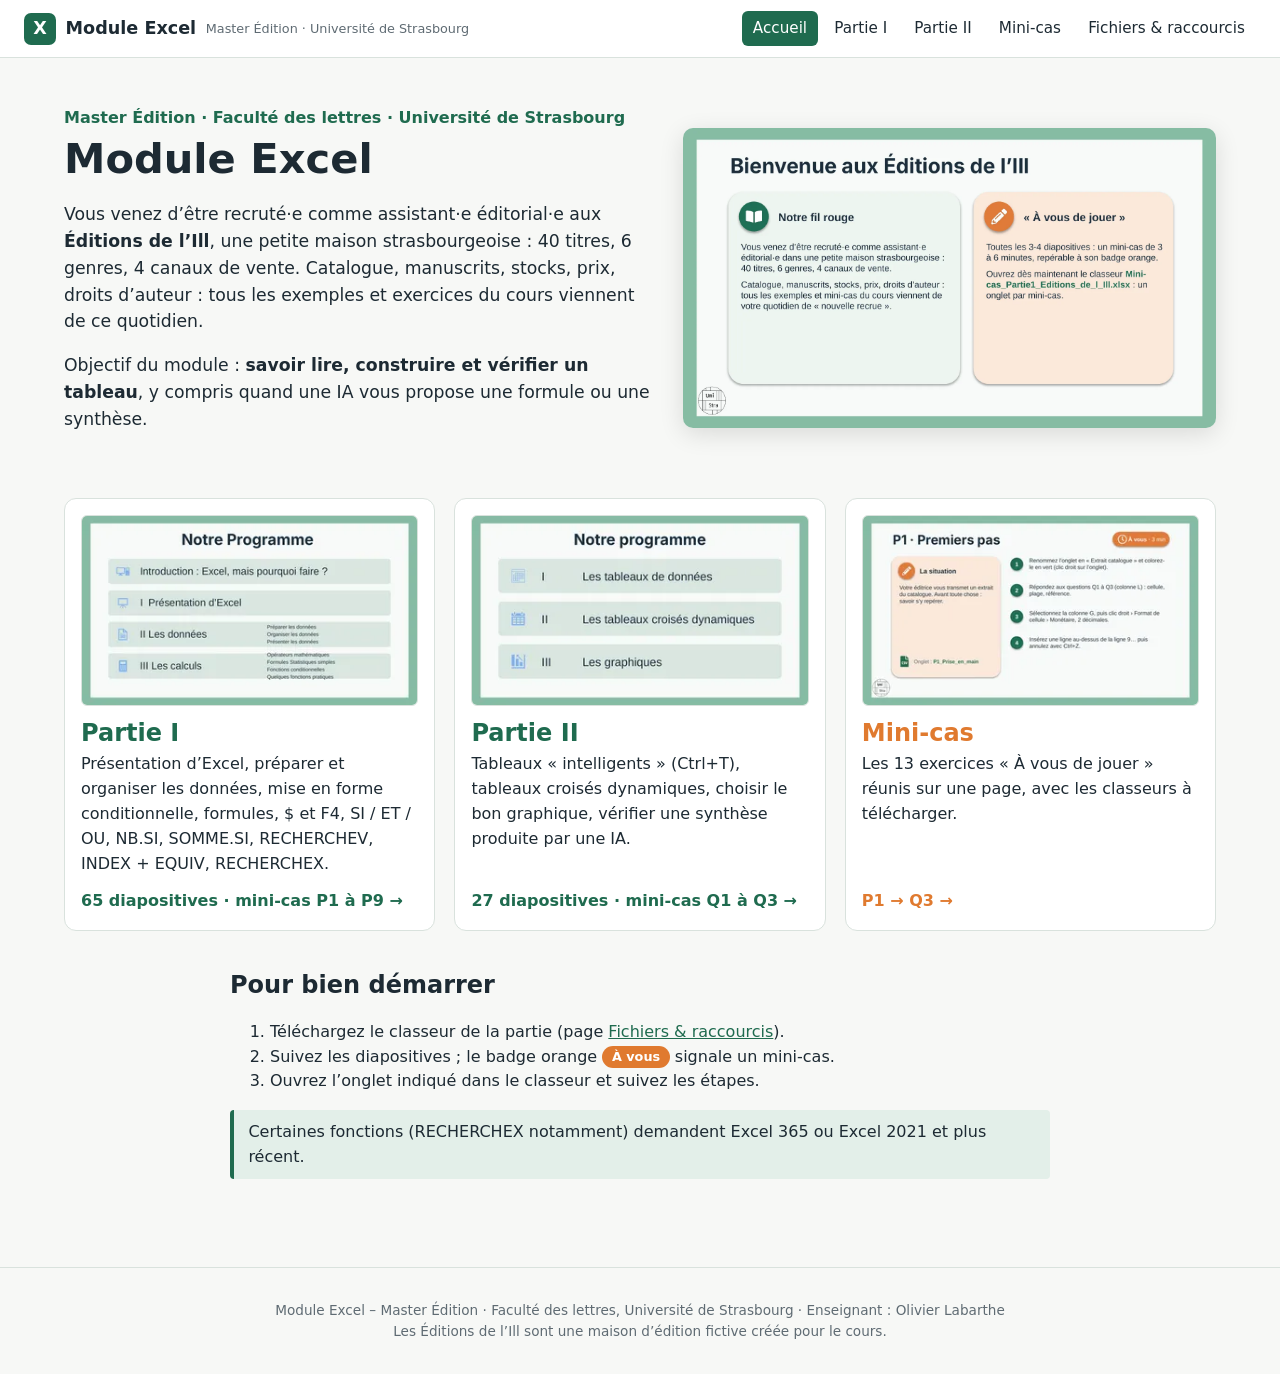
<file: index.html>
<!DOCTYPE html>
<html lang="fr">
<head>
<meta charset="utf-8">
<meta name="viewport" content="width=device-width, initial-scale=1">
<title>Accueil · Module Excel – Master Édition</title>
<link rel="icon" href="data:image/svg+xml,%3Csvg xmlns=%22http://www.w3.org/2000/svg%22 viewBox=%220 0 32 32%22%3E%3Crect width=%2232%22 height=%2232%22 rx=%227%22 fill=%22%231f6b4f%22/%3E%3Ctext x=%2216%22 y=%2223%22 font-size=%2220%22 font-family=%22Arial%22 font-weight=%22bold%22 fill=%22white%22 text-anchor=%22middle%22%3EX%3C/text%3E%3C/svg%3E">
<link rel="stylesheet" href="assets/style.css">
</head>
<body>
<header class="site">
  <a class="brand" href="index.html"><span class="logo">X</span> Module Excel <small>Master Édition · Université de Strasbourg</small></a>
  <nav><a href="index.html" aria-current="page">Accueil</a><a href="partie-1.html">Partie I</a><a href="partie-2.html">Partie II</a><a href="mini-cas.html">Mini-cas</a><a href="ressources.html">Fichiers & raccourcis</a></nav>
</header>
<main>

<section class="hero">
  <div>
    <p class="kicker">Master Édition · Faculté des lettres · Université de Strasbourg</p>
    <h1>Module Excel</h1>
    <p class="lead">Vous venez d’être recruté·e comme assistant·e éditorial·e aux <strong>Éditions de l’Ill</strong>,
    une petite maison strasbourgeoise : 40 titres, 6 genres, 4 canaux de vente. Catalogue, manuscrits, stocks, prix,
    droits d’auteur : tous les exemples et exercices du cours viennent de ce quotidien.</p>
    <p class="lead">Objectif du module : <strong>savoir lire, construire et vérifier un tableau</strong>, y compris
    quand une IA vous propose une formule ou une synthèse.</p>
  </div>
  <img src="assets/slides/partie1/02.webp" alt="Diapositive : Bienvenue aux Éditions de l’Ill" width="1500" height="844">
</section>

<section class="cards">
  <a class="card" href="partie-1.html">
    <img loading="lazy" src="assets/slides/partie1/09-mini.webp" alt="" width="360" height="203">
    <h2>Partie I</h2>
    <p>Présentation d’Excel, préparer et organiser les données, mise en forme conditionnelle, formules, $ et F4,
    SI / ET / OU, NB.SI, SOMME.SI, RECHERCHEV, INDEX + EQUIV, RECHERCHEX.</p>
    <span class="more">65 diapositives · mini-cas P1 à P9 →</span>
  </a>
  <a class="card" href="partie-2.html">
    <img loading="lazy" src="assets/slides/partie2/03-mini.webp" alt="" width="360" height="203">
    <h2>Partie II</h2>
    <p>Tableaux « intelligents » (Ctrl+T), tableaux croisés dynamiques, choisir le bon graphique,
    vérifier une synthèse produite par une IA.</p>
    <span class="more">27 diapositives · mini-cas Q1 à Q3 →</span>
  </a>
  <a class="card accent" href="mini-cas.html">
    <img loading="lazy" src="assets/slides/partie1/19-mini.webp" alt="" width="360" height="203">
    <h2>Mini-cas</h2>
    <p>Les 13 exercices « À vous de jouer » réunis sur une page, avec les classeurs à télécharger.</p>
    <span class="more">P1 → Q3 →</span>
  </a>
</section>

<section class="narrow start">
  <h2>Pour bien démarrer</h2>
  <ol>
    <li>Téléchargez le classeur de la partie (page <a href="ressources.html">Fichiers & raccourcis</a>).</li>
    <li>Suivez les diapositives ; le badge orange <span class="badge">À vous</span> signale un mini-cas.</li>
    <li>Ouvrez l’onglet indiqué dans le classeur et suivez les étapes.</li>
  </ol>
  <p class="note">Certaines fonctions (RECHERCHEX notamment) demandent Excel 365 ou Excel 2021 et plus récent.</p>
</section>
</main>
<footer>Module Excel – Master Édition · Faculté des lettres, Université de Strasbourg · Enseignant : Olivier Labarthe<br>
Les Éditions de l’Ill sont une maison d’édition fictive créée pour le cours.</footer>
<script src="assets/viewer.js"></script>
</body>
</html>
</file>
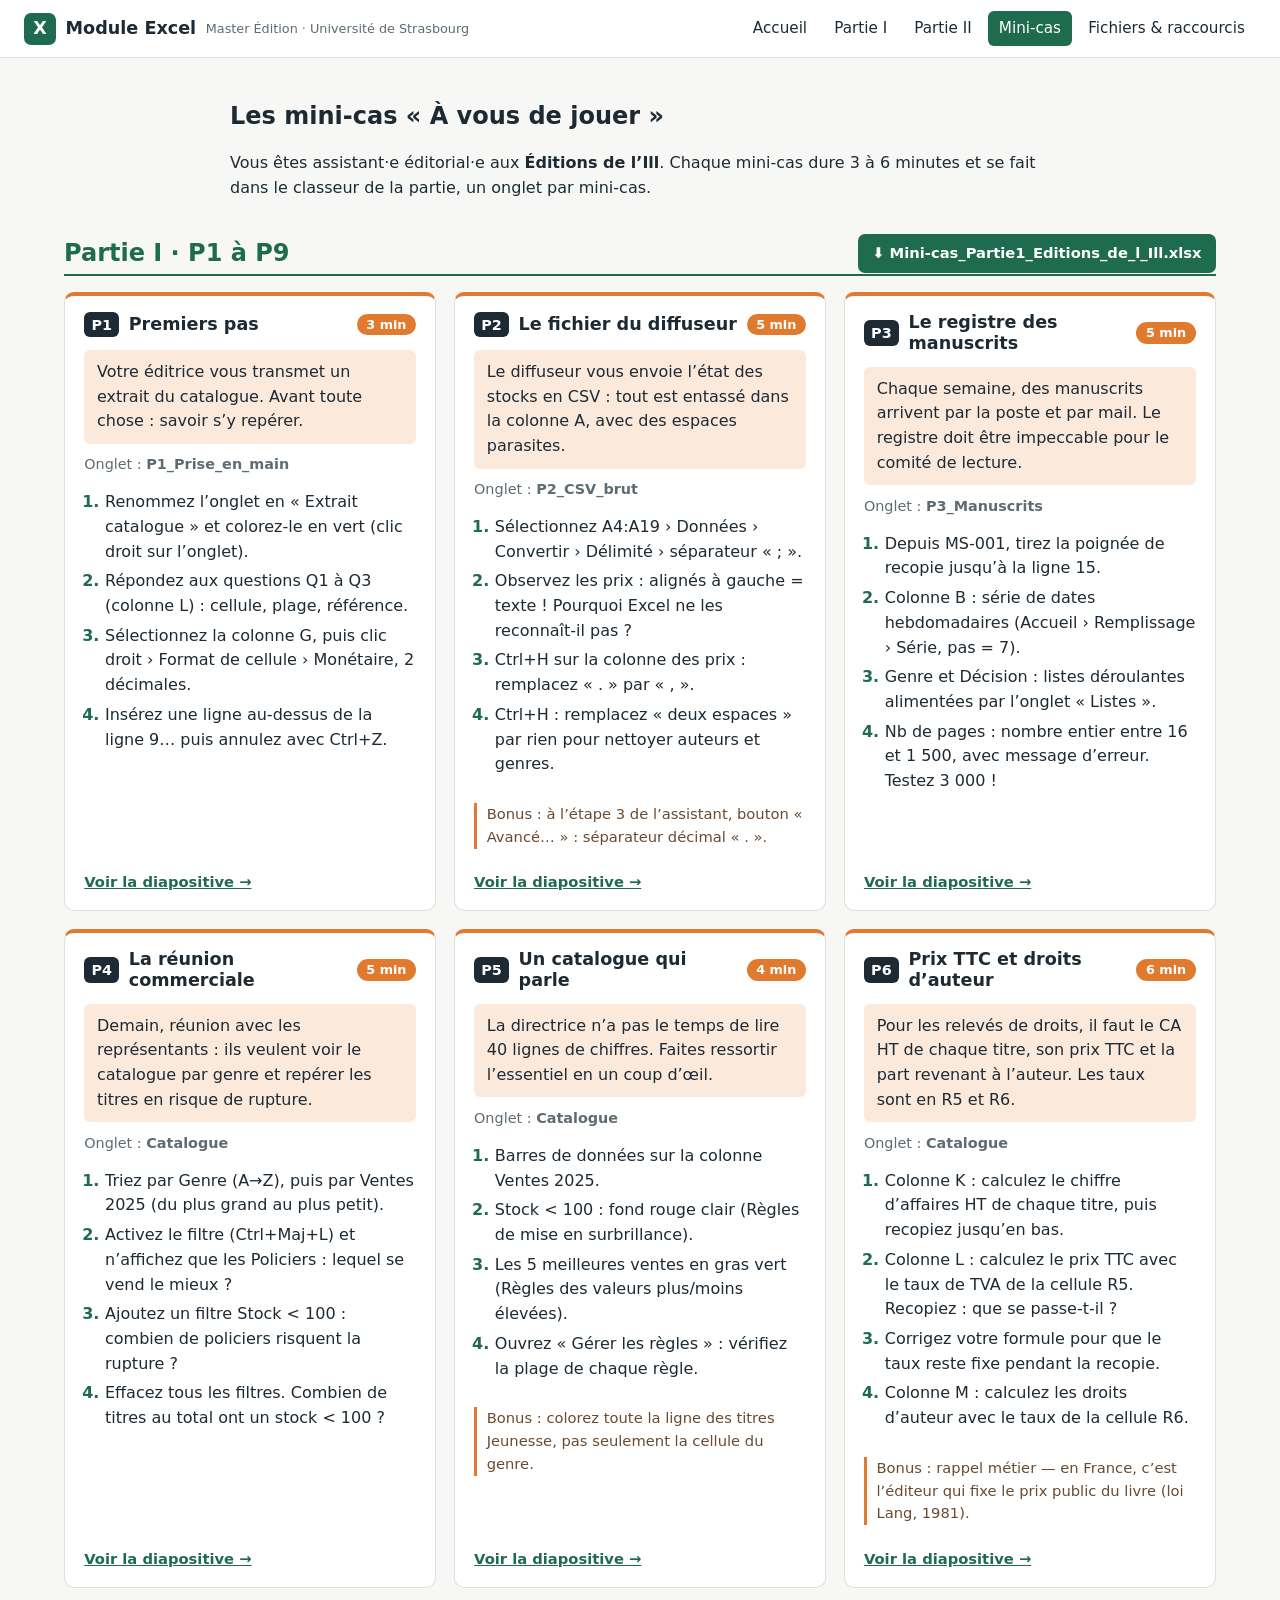
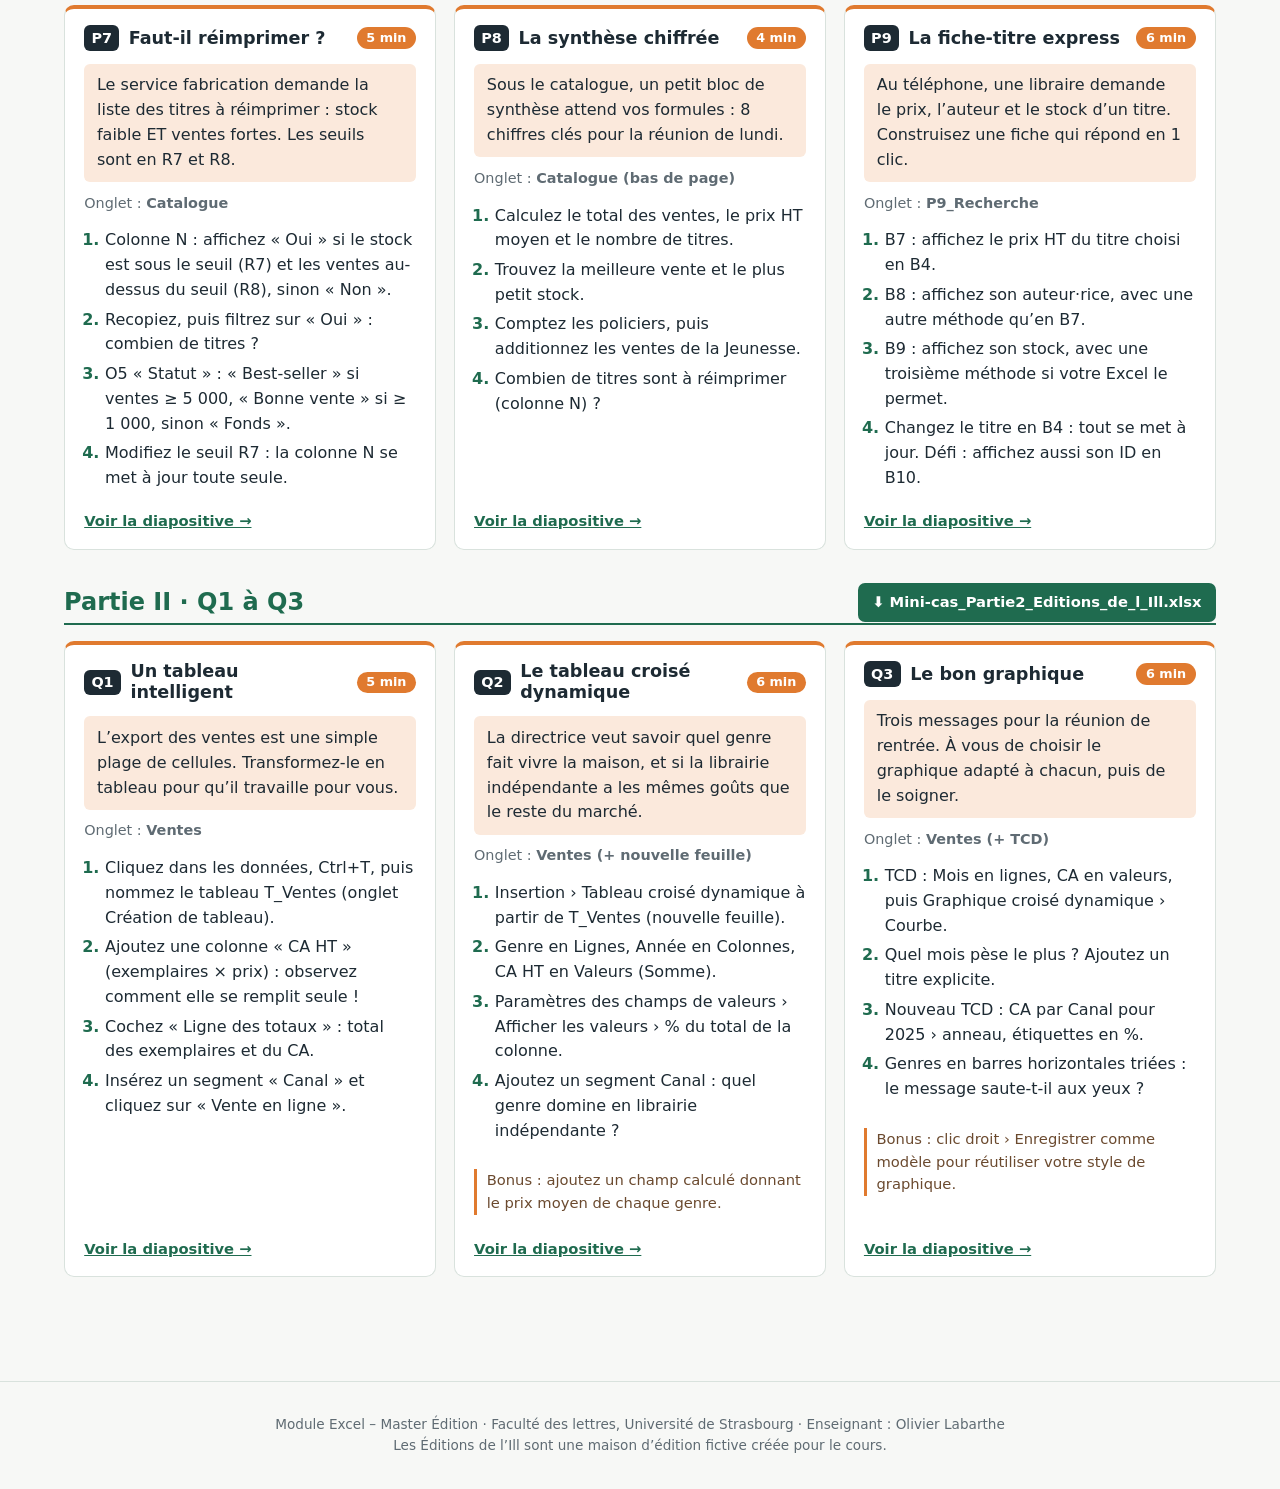
<file: mini-cas.html>
<!DOCTYPE html>
<html lang="fr">
<head>
<meta charset="utf-8">
<meta name="viewport" content="width=device-width, initial-scale=1">
<title>Mini-cas · Module Excel – Master Édition</title>
<link rel="icon" href="data:image/svg+xml,%3Csvg xmlns=%22http://www.w3.org/2000/svg%22 viewBox=%220 0 32 32%22%3E%3Crect width=%2232%22 height=%2232%22 rx=%227%22 fill=%22%231f6b4f%22/%3E%3Ctext x=%2216%22 y=%2223%22 font-size=%2220%22 font-family=%22Arial%22 font-weight=%22bold%22 fill=%22white%22 text-anchor=%22middle%22%3EX%3C/text%3E%3C/svg%3E">
<link rel="stylesheet" href="assets/style.css">
</head>
<body>
<header class="site">
  <a class="brand" href="index.html"><span class="logo">X</span> Module Excel <small>Master Édition · Université de Strasbourg</small></a>
  <nav><a href="index.html">Accueil</a><a href="partie-1.html">Partie I</a><a href="partie-2.html">Partie II</a><a href="mini-cas.html" aria-current="page">Mini-cas</a><a href="ressources.html">Fichiers & raccourcis</a></nav>
</header>
<main>

<section class="intro narrow">
<h1>Les mini-cas « À vous de jouer »</h1>
<p>Vous êtes assistant·e éditorial·e aux <strong>Éditions de l’Ill</strong>. Chaque mini-cas dure 3 à 6 minutes
et se fait dans le classeur de la partie, un onglet par mini-cas.</p>
</section>
<section class="cases-part"><div class="cases-head"><h2>Partie I · P1 à P9</h2>
<a class="btn" href="fichiers/Mini-cas_Partie1_Editions_de_l_Ill.xlsx" download>⬇ Mini-cas_Partie1_Editions_de_l_Ill.xlsx</a></div>
<div class="cases">
<article class="case" id="P1">
  <header><span class="code">P1</span><h3>Premiers pas</h3><span class="badge">3 min</span></header>
  <p class="situation">Votre éditrice vous transmet un extrait du catalogue. Avant toute chose : savoir s’y repérer.</p>
  <p class="onglet">Onglet : <strong>P1_Prise_en_main</strong></p>
  <ol class="steps"><li>Renommez l’onglet en « Extrait catalogue » et colorez-le en vert (clic droit sur l’onglet).</li><li>Répondez aux questions Q1 à Q3 (colonne L) : cellule, plage, référence.</li><li>Sélectionnez la colonne G, puis clic droit › Format de cellule › Monétaire, 2 décimales.</li><li>Insérez une ligne au-dessus de la ligne 9… puis annulez avec Ctrl+Z.</li></ol>
  
  <a class="see" href="partie-1.html#d19">Voir la diapositive →</a>
</article>
<article class="case" id="P2">
  <header><span class="code">P2</span><h3>Le fichier du diffuseur</h3><span class="badge">5 min</span></header>
  <p class="situation">Le diffuseur vous envoie l’état des stocks en CSV : tout est entassé dans la colonne A, avec des espaces parasites.</p>
  <p class="onglet">Onglet : <strong>P2_CSV_brut</strong></p>
  <ol class="steps"><li>Sélectionnez A4:A19 › Données › Convertir › Délimité › séparateur « ; ».</li><li>Observez les prix : alignés à gauche = texte ! Pourquoi Excel ne les reconnaît-il pas ?</li><li>Ctrl+H sur la colonne des prix : remplacez « . » par « , ».</li><li>Ctrl+H : remplacez « deux espaces » par rien pour nettoyer auteurs et genres.</li></ol>
  <p class="bonus">Bonus : à l’étape 3 de l’assistant, bouton « Avancé… » : séparateur décimal « . ».</p>
  <a class="see" href="partie-1.html#d25">Voir la diapositive →</a>
</article>
<article class="case" id="P3">
  <header><span class="code">P3</span><h3>Le registre des manuscrits</h3><span class="badge">5 min</span></header>
  <p class="situation">Chaque semaine, des manuscrits arrivent par la poste et par mail. Le registre doit être impeccable pour le comité de lecture.</p>
  <p class="onglet">Onglet : <strong>P3_Manuscrits</strong></p>
  <ol class="steps"><li>Depuis MS-001, tirez la poignée de recopie jusqu’à la ligne 15.</li><li>Colonne B : série de dates hebdomadaires (Accueil › Remplissage › Série, pas = 7).</li><li>Genre et Décision : listes déroulantes alimentées par l’onglet « Listes ».</li><li>Nb de pages : nombre entier entre 16 et 1 500, avec message d’erreur. Testez 3 000 !</li></ol>
  
  <a class="see" href="partie-1.html#d31">Voir la diapositive →</a>
</article>
<article class="case" id="P4">
  <header><span class="code">P4</span><h3>La réunion commerciale</h3><span class="badge">5 min</span></header>
  <p class="situation">Demain, réunion avec les représentants : ils veulent voir le catalogue par genre et repérer les titres en risque de rupture.</p>
  <p class="onglet">Onglet : <strong>Catalogue</strong></p>
  <ol class="steps"><li>Triez par Genre (A→Z), puis par Ventes 2025 (du plus grand au plus petit).</li><li>Activez le filtre (Ctrl+Maj+L) et n’affichez que les Policiers : lequel se vend le mieux ?</li><li>Ajoutez un filtre Stock &lt; 100 : combien de policiers risquent la rupture ?</li><li>Effacez tous les filtres. Combien de titres au total ont un stock &lt; 100 ?</li></ol>
  
  <a class="see" href="partie-1.html#d37">Voir la diapositive →</a>
</article>
<article class="case" id="P5">
  <header><span class="code">P5</span><h3>Un catalogue qui parle</h3><span class="badge">4 min</span></header>
  <p class="situation">La directrice n’a pas le temps de lire 40 lignes de chiffres. Faites ressortir l’essentiel en un coup d’œil.</p>
  <p class="onglet">Onglet : <strong>Catalogue</strong></p>
  <ol class="steps"><li>Barres de données sur la colonne Ventes 2025.</li><li>Stock &lt; 100 : fond rouge clair (Règles de mise en surbrillance).</li><li>Les 5 meilleures ventes en gras vert (Règles des valeurs plus/moins élevées).</li><li>Ouvrez « Gérer les règles » : vérifiez la plage de chaque règle.</li></ol>
  <p class="bonus">Bonus : colorez toute la ligne des titres Jeunesse, pas seulement la cellule du genre.</p>
  <a class="see" href="partie-1.html#d43">Voir la diapositive →</a>
</article>
<article class="case" id="P6">
  <header><span class="code">P6</span><h3>Prix TTC et droits d’auteur</h3><span class="badge">6 min</span></header>
  <p class="situation">Pour les relevés de droits, il faut le CA HT de chaque titre, son prix TTC et la part revenant à l’auteur. Les taux sont en R5 et R6.</p>
  <p class="onglet">Onglet : <strong>Catalogue</strong></p>
  <ol class="steps"><li>Colonne K : calculez le chiffre d’affaires HT de chaque titre, puis recopiez jusqu’en bas.</li><li>Colonne L : calculez le prix TTC avec le taux de TVA de la cellule R5. Recopiez : que se passe-t-il ?</li><li>Corrigez votre formule pour que le taux reste fixe pendant la recopie.</li><li>Colonne M : calculez les droits d’auteur avec le taux de la cellule R6.</li></ol>
  <p class="bonus">Bonus : rappel métier — en France, c’est l’éditeur qui fixe le prix public du livre (loi Lang, 1981).</p>
  <a class="see" href="partie-1.html#d48">Voir la diapositive →</a>
</article>
<article class="case" id="P7">
  <header><span class="code">P7</span><h3>Faut-il réimprimer ?</h3><span class="badge">5 min</span></header>
  <p class="situation">Le service fabrication demande la liste des titres à réimprimer : stock faible ET ventes fortes. Les seuils sont en R7 et R8.</p>
  <p class="onglet">Onglet : <strong>Catalogue</strong></p>
  <ol class="steps"><li>Colonne N : affichez « Oui » si le stock est sous le seuil (R7) et les ventes au-dessus du seuil (R8), sinon « Non ».</li><li>Recopiez, puis filtrez sur « Oui » : combien de titres ?</li><li>O5 « Statut » : « Best-seller » si ventes ≥ 5 000, « Bonne vente » si ≥ 1 000, sinon « Fonds ».</li><li>Modifiez le seuil R7 : la colonne N se met à jour toute seule.</li></ol>
  
  <a class="see" href="partie-1.html#d51">Voir la diapositive →</a>
</article>
<article class="case" id="P8">
  <header><span class="code">P8</span><h3>La synthèse chiffrée</h3><span class="badge">4 min</span></header>
  <p class="situation">Sous le catalogue, un petit bloc de synthèse attend vos formules : 8 chiffres clés pour la réunion de lundi.</p>
  <p class="onglet">Onglet : <strong>Catalogue (bas de page)</strong></p>
  <ol class="steps"><li>Calculez le total des ventes, le prix HT moyen et le nombre de titres.</li><li>Trouvez la meilleure vente et le plus petit stock.</li><li>Comptez les policiers, puis additionnez les ventes de la Jeunesse.</li><li>Combien de titres sont à réimprimer (colonne N) ?</li></ol>
  
  <a class="see" href="partie-1.html#d56">Voir la diapositive →</a>
</article>
<article class="case" id="P9">
  <header><span class="code">P9</span><h3>La fiche-titre express</h3><span class="badge">6 min</span></header>
  <p class="situation">Au téléphone, une libraire demande le prix, l’auteur et le stock d’un titre. Construisez une fiche qui répond en 1 clic.</p>
  <p class="onglet">Onglet : <strong>P9_Recherche</strong></p>
  <ol class="steps"><li>B7 : affichez le prix HT du titre choisi en B4.</li><li>B8 : affichez son auteur·rice, avec une autre méthode qu’en B7.</li><li>B9 : affichez son stock, avec une troisième méthode si votre Excel le permet.</li><li>Changez le titre en B4 : tout se met à jour. Défi : affichez aussi son ID en B10.</li></ol>
  
  <a class="see" href="partie-1.html#d65">Voir la diapositive →</a>
</article></div></section>
<section class="cases-part"><div class="cases-head"><h2>Partie II · Q1 à Q3</h2>
<a class="btn" href="fichiers/Mini-cas_Partie2_Editions_de_l_Ill.xlsx" download>⬇ Mini-cas_Partie2_Editions_de_l_Ill.xlsx</a></div>
<div class="cases">
<article class="case" id="Q1">
  <header><span class="code">Q1</span><h3>Un tableau intelligent</h3><span class="badge">5 min</span></header>
  <p class="situation">L’export des ventes est une simple plage de cellules. Transformez-le en tableau pour qu’il travaille pour vous.</p>
  <p class="onglet">Onglet : <strong>Ventes</strong></p>
  <ol class="steps"><li>Cliquez dans les données, Ctrl+T, puis nommez le tableau T_Ventes (onglet Création de tableau).</li><li>Ajoutez une colonne « CA HT » (exemplaires × prix) : observez comment elle se remplit seule !</li><li>Cochez « Ligne des totaux » : total des exemplaires et du CA.</li><li>Insérez un segment « Canal » et cliquez sur « Vente en ligne ».</li></ol>
  
  <a class="see" href="partie-2.html#d9">Voir la diapositive →</a>
</article>
<article class="case" id="Q2">
  <header><span class="code">Q2</span><h3>Le tableau croisé dynamique</h3><span class="badge">6 min</span></header>
  <p class="situation">La directrice veut savoir quel genre fait vivre la maison, et si la librairie indépendante a les mêmes goûts que le reste du marché.</p>
  <p class="onglet">Onglet : <strong>Ventes (+ nouvelle feuille)</strong></p>
  <ol class="steps"><li>Insertion › Tableau croisé dynamique à partir de T_Ventes (nouvelle feuille).</li><li>Genre en Lignes, Année en Colonnes, CA HT en Valeurs (Somme).</li><li>Paramètres des champs de valeurs › Afficher les valeurs › % du total de la colonne.</li><li>Ajoutez un segment Canal : quel genre domine en librairie indépendante ?</li></ol>
  <p class="bonus">Bonus : ajoutez un champ calculé donnant le prix moyen de chaque genre.</p>
  <a class="see" href="partie-2.html#d16">Voir la diapositive →</a>
</article>
<article class="case" id="Q3">
  <header><span class="code">Q3</span><h3>Le bon graphique</h3><span class="badge">6 min</span></header>
  <p class="situation">Trois messages pour la réunion de rentrée. À vous de choisir le graphique adapté à chacun, puis de le soigner.</p>
  <p class="onglet">Onglet : <strong>Ventes (+ TCD)</strong></p>
  <ol class="steps"><li>TCD : Mois en lignes, CA en valeurs, puis Graphique croisé dynamique › Courbe.</li><li>Quel mois pèse le plus ? Ajoutez un titre explicite.</li><li>Nouveau TCD : CA par Canal pour 2025 › anneau, étiquettes en %.</li><li>Genres en barres horizontales triées : le message saute-t-il aux yeux ?</li></ol>
  <p class="bonus">Bonus : clic droit › Enregistrer comme modèle pour réutiliser votre style de graphique.</p>
  <a class="see" href="partie-2.html#d25">Voir la diapositive →</a>
</article>
</div></section>
</main>
<footer>Module Excel – Master Édition · Faculté des lettres, Université de Strasbourg · Enseignant : Olivier Labarthe<br>
Les Éditions de l’Ill sont une maison d’édition fictive créée pour le cours.</footer>
<script src="assets/viewer.js"></script>
</body>
</html>
</file>
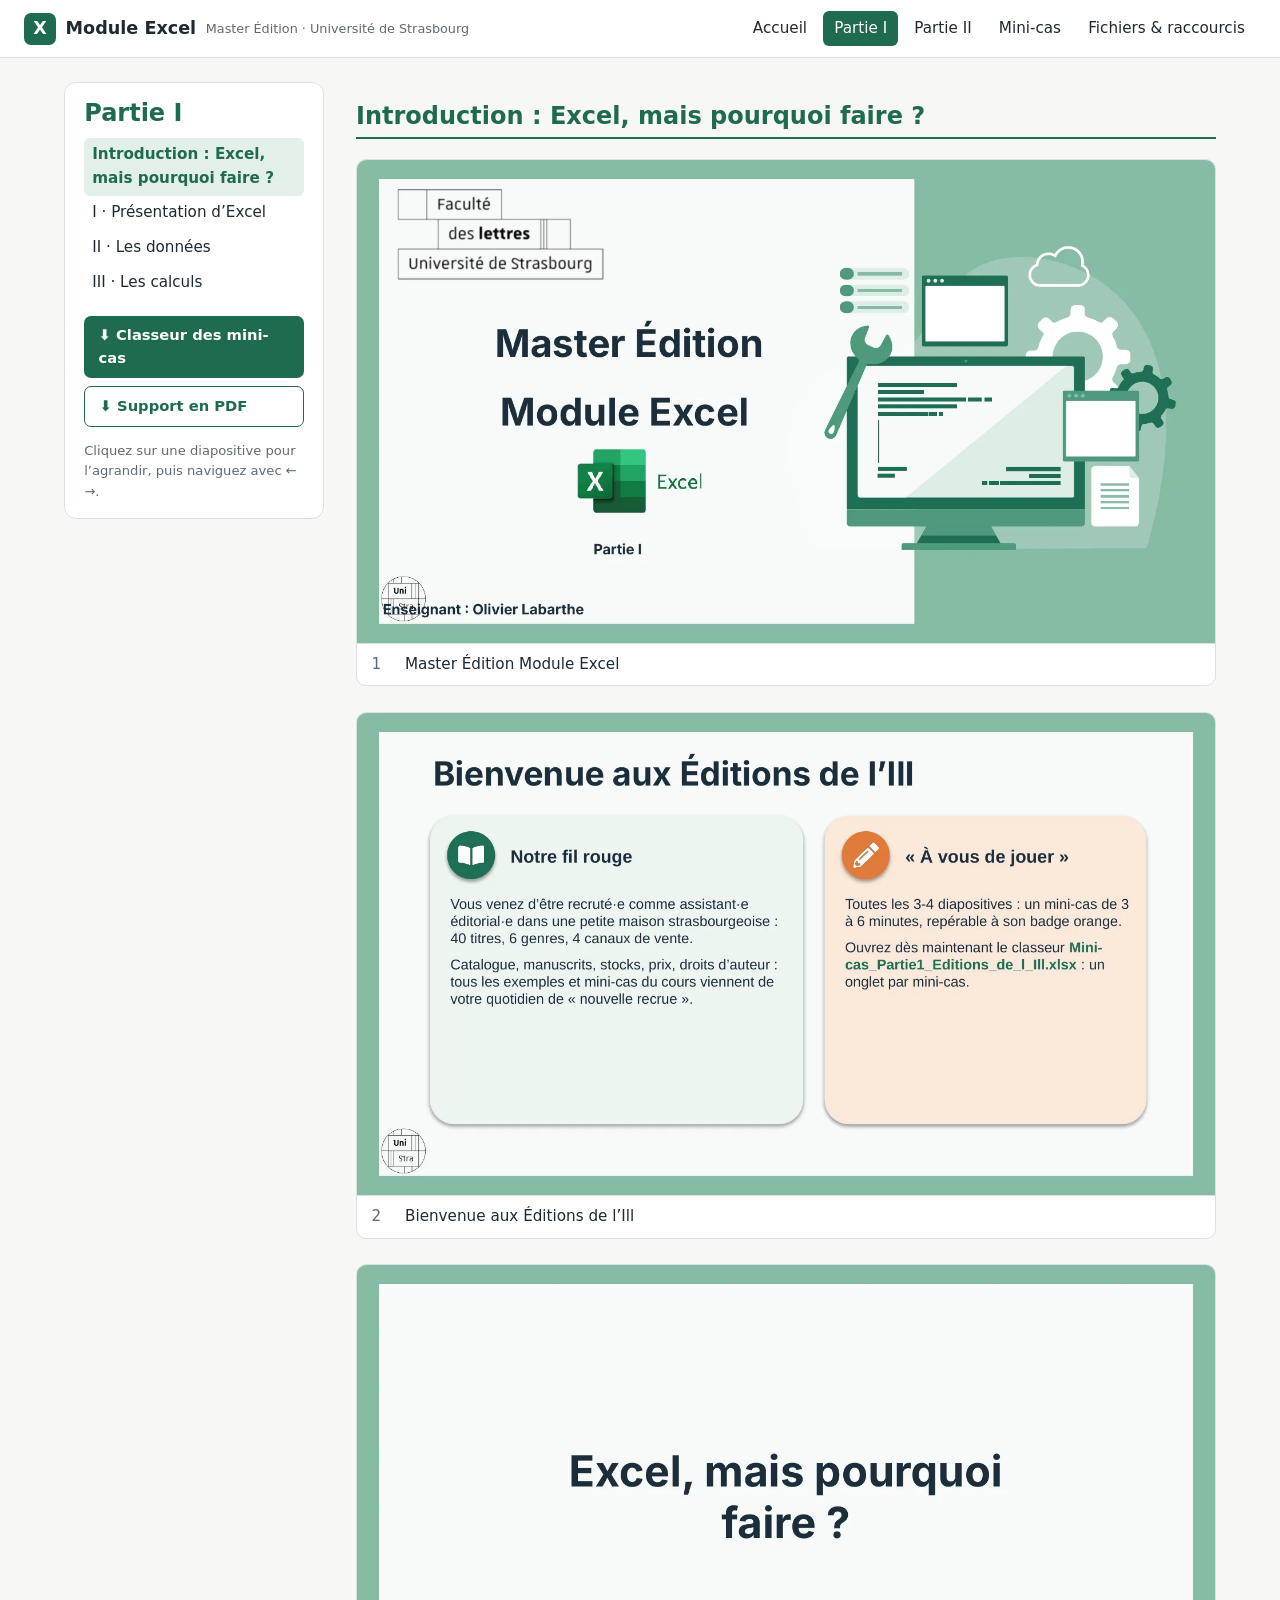
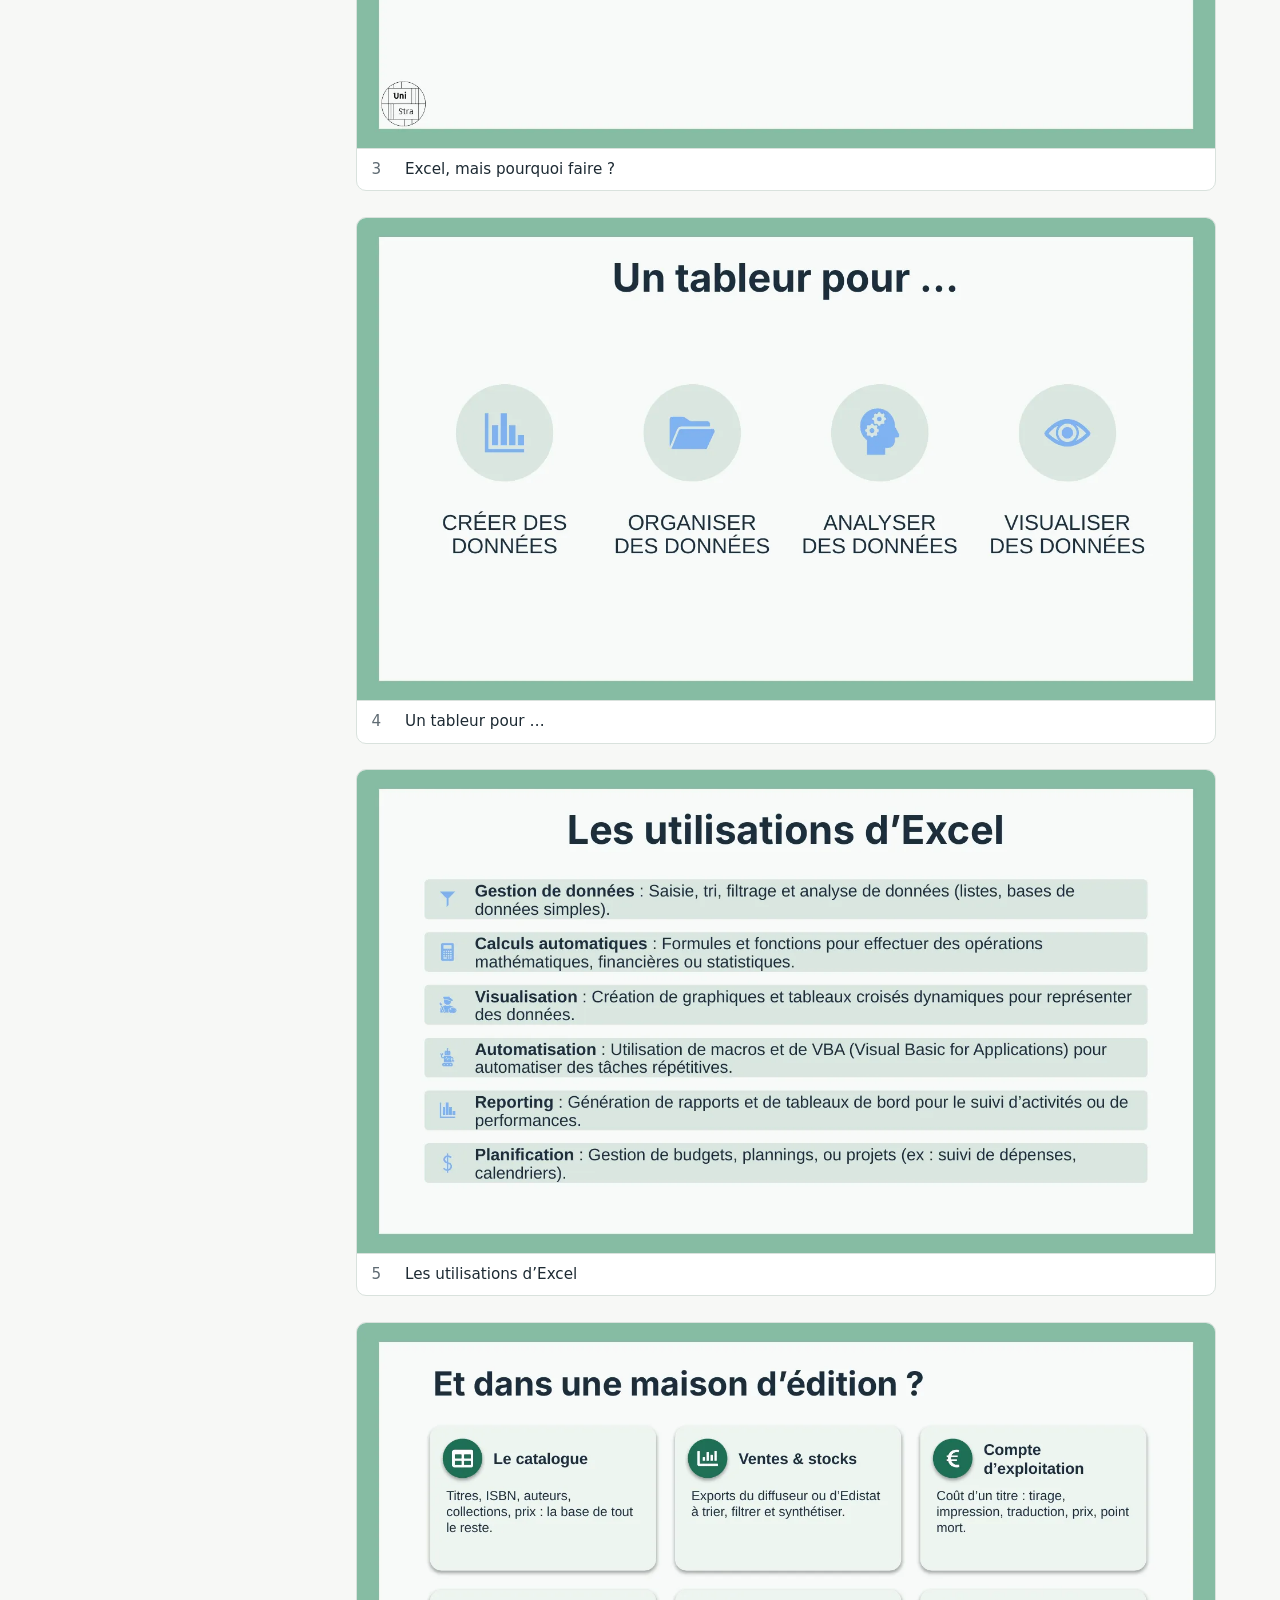
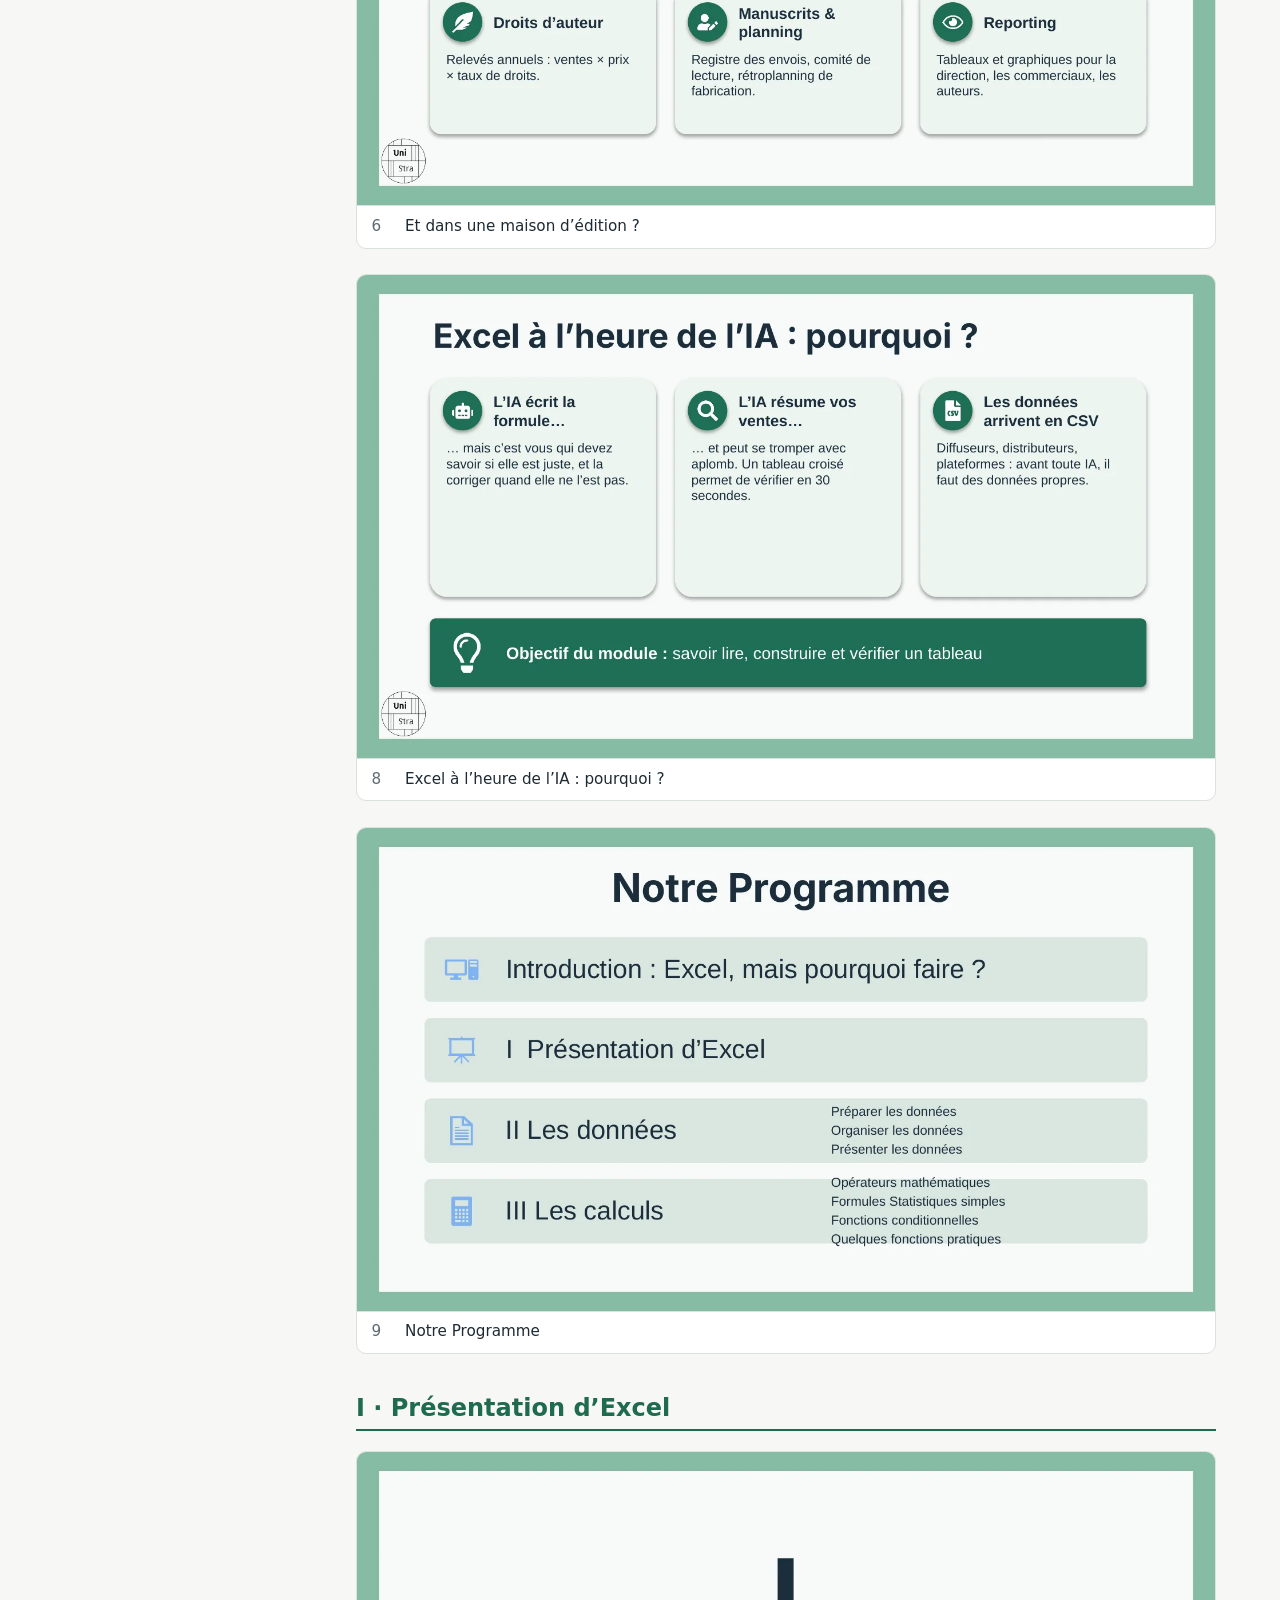
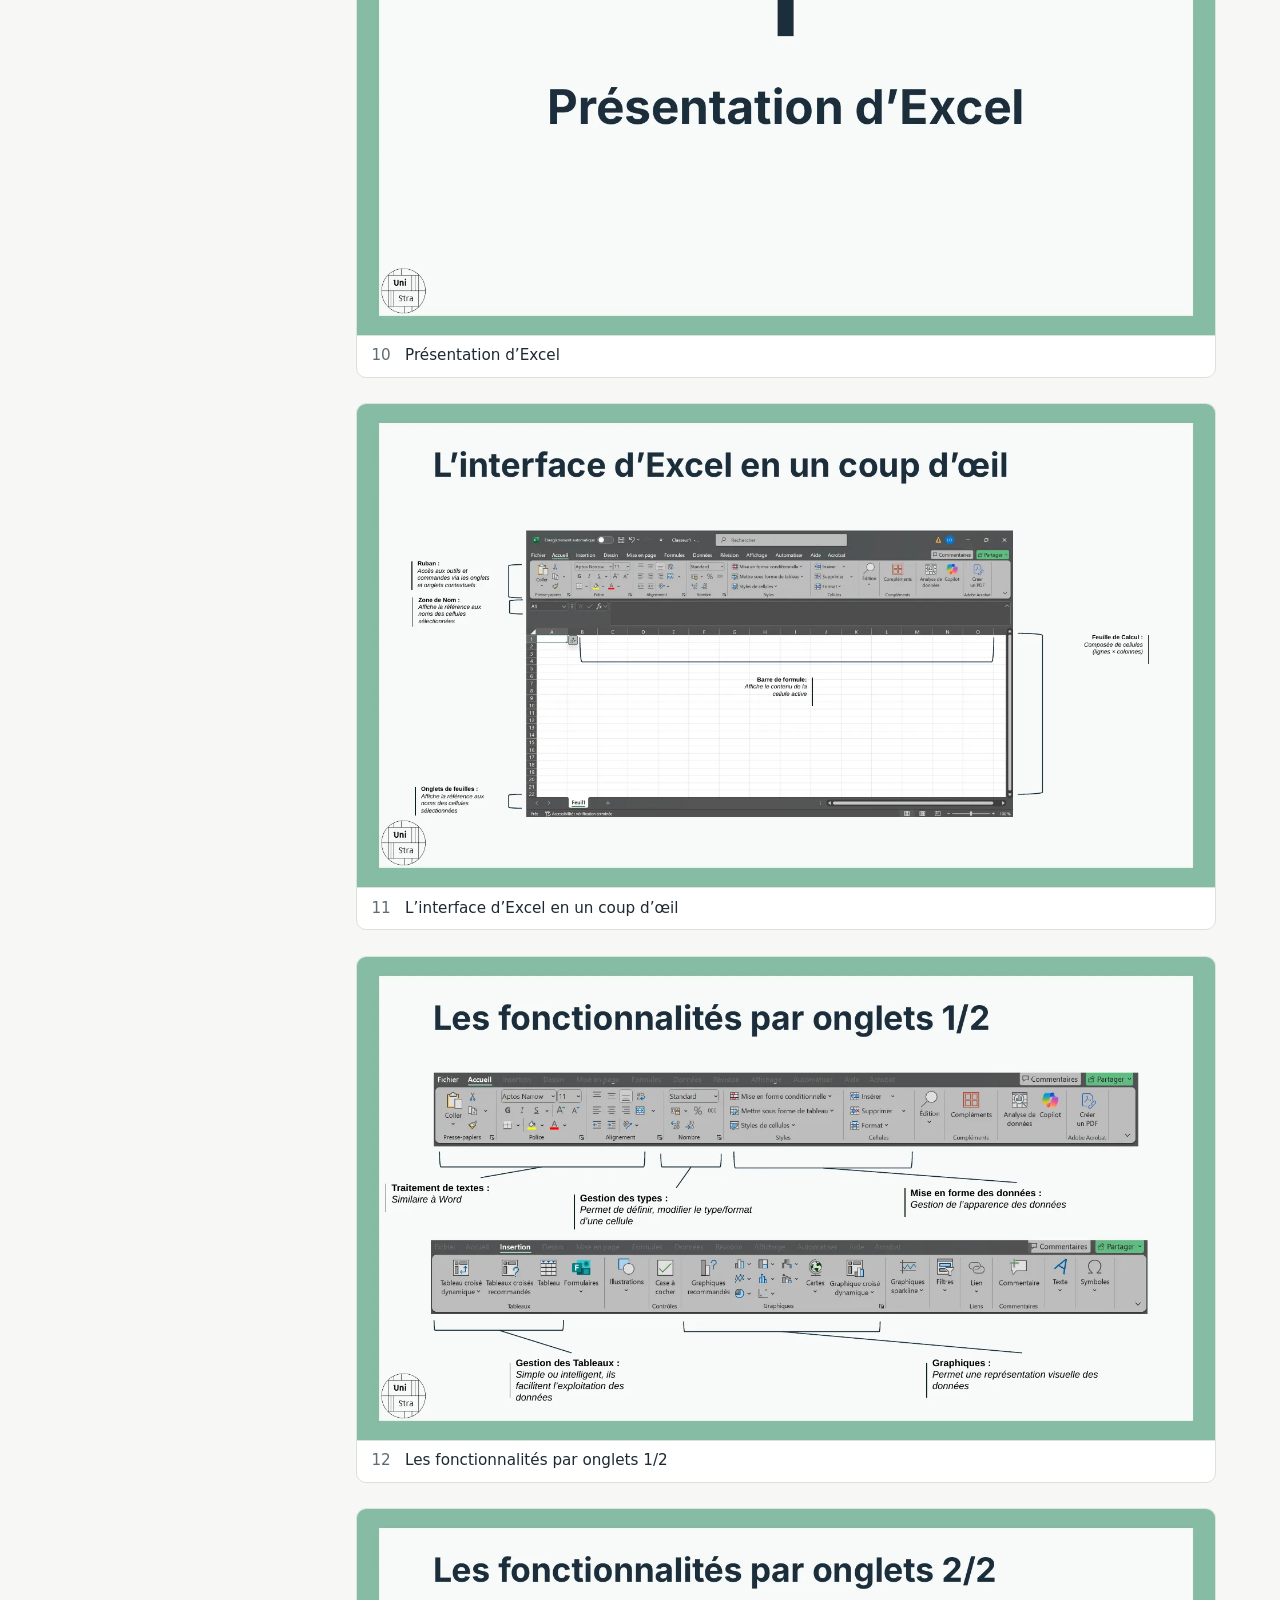
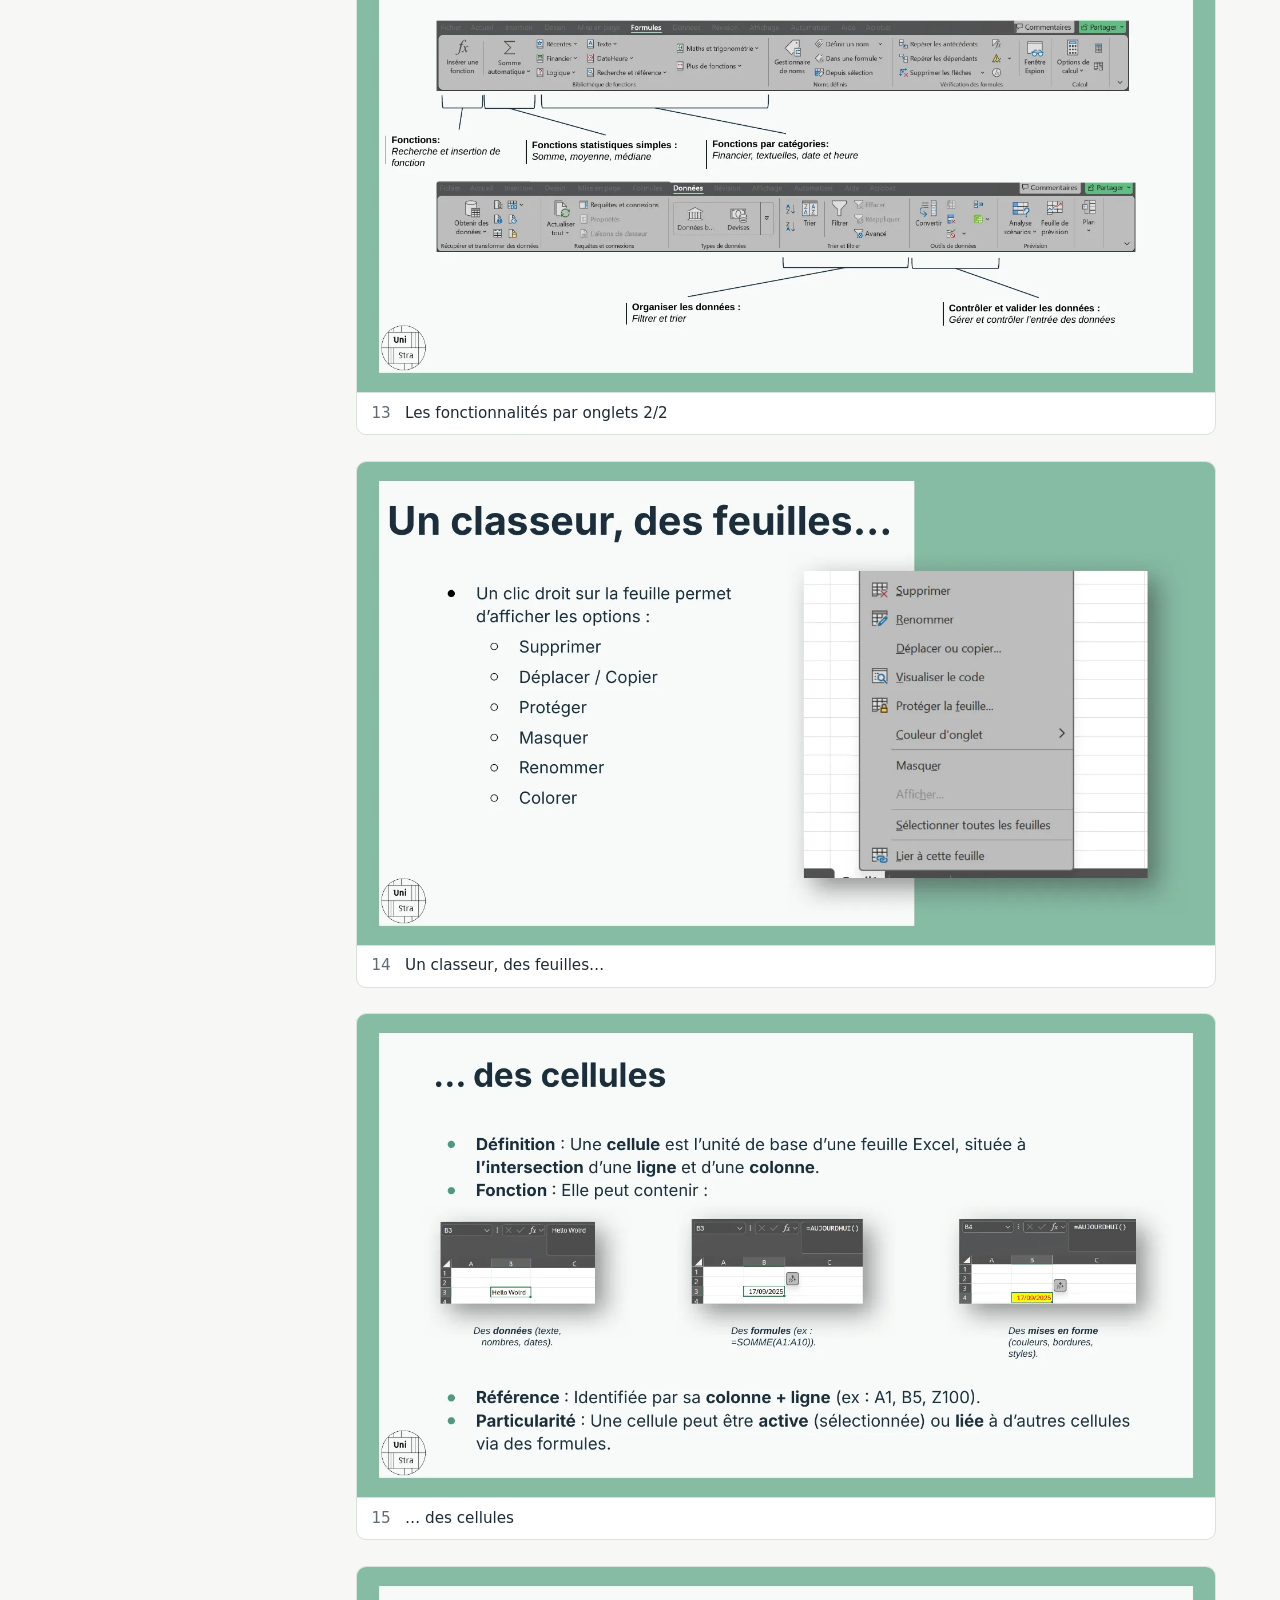
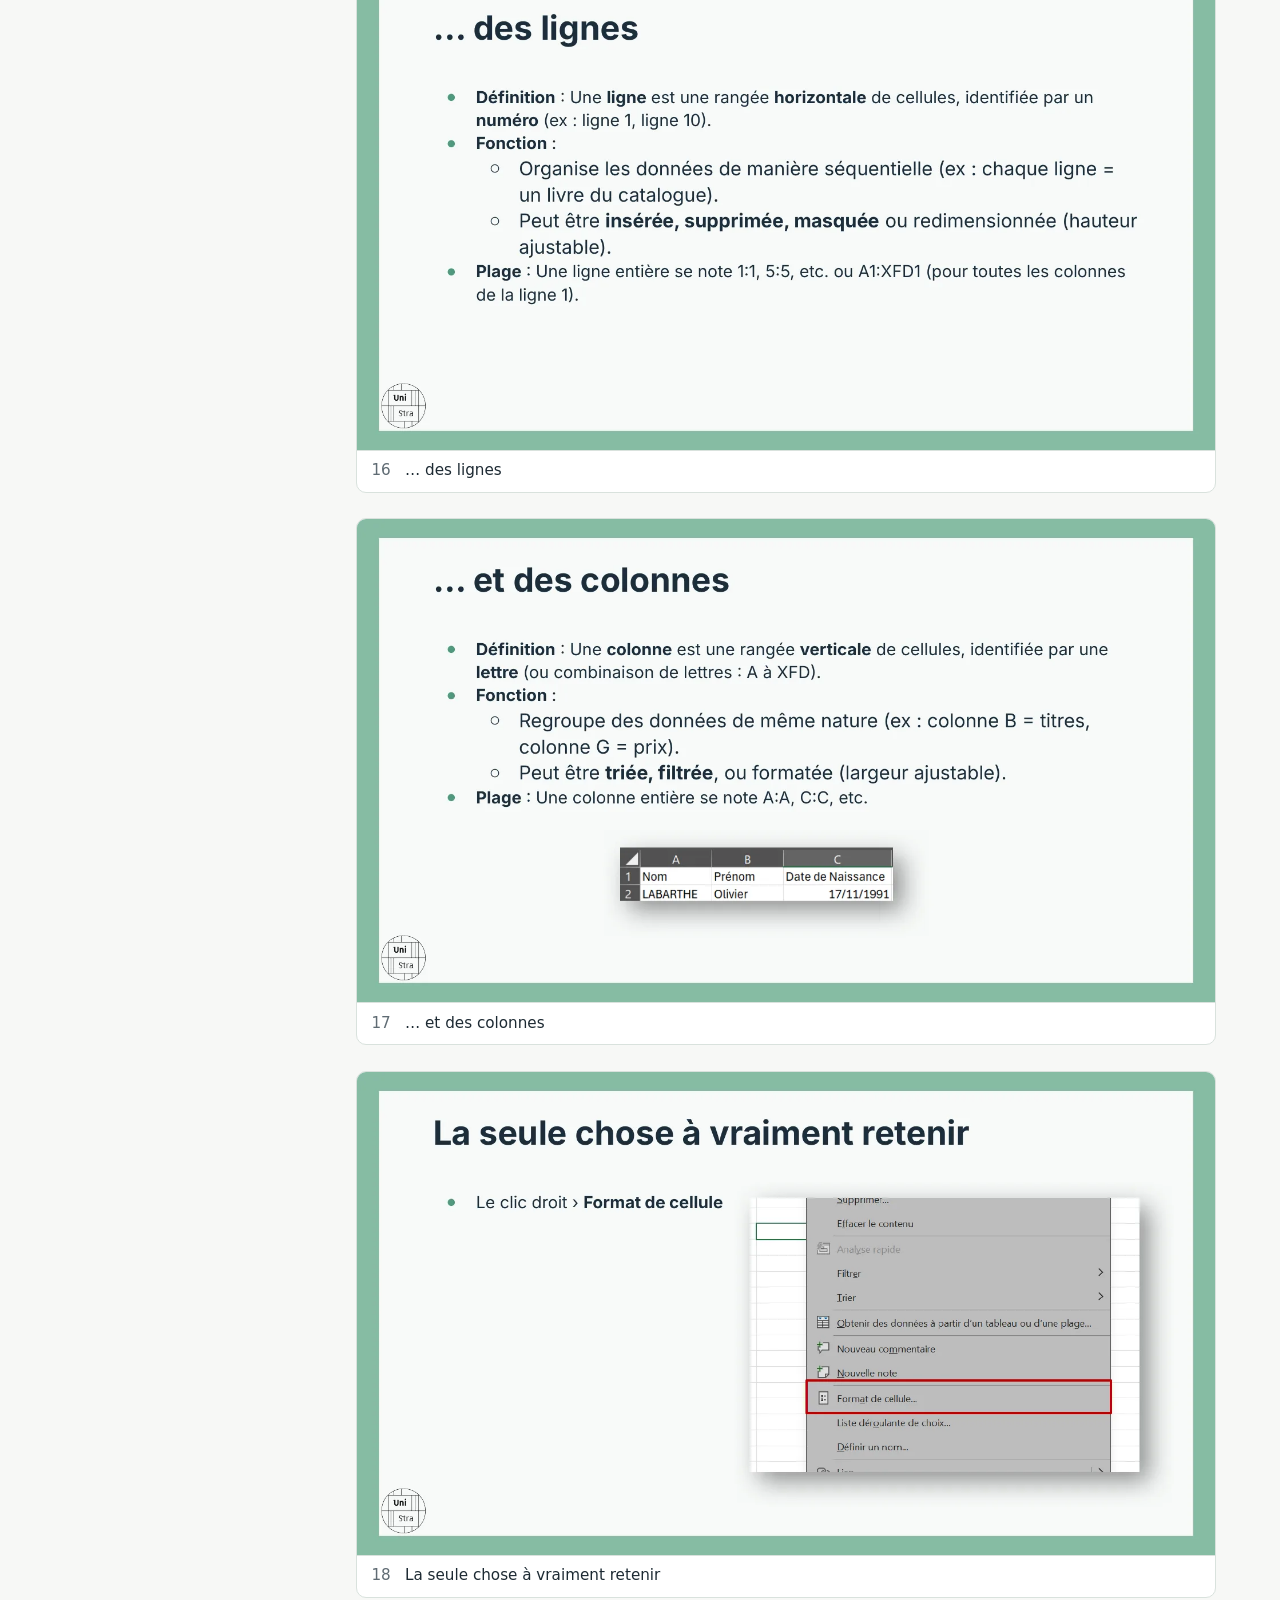
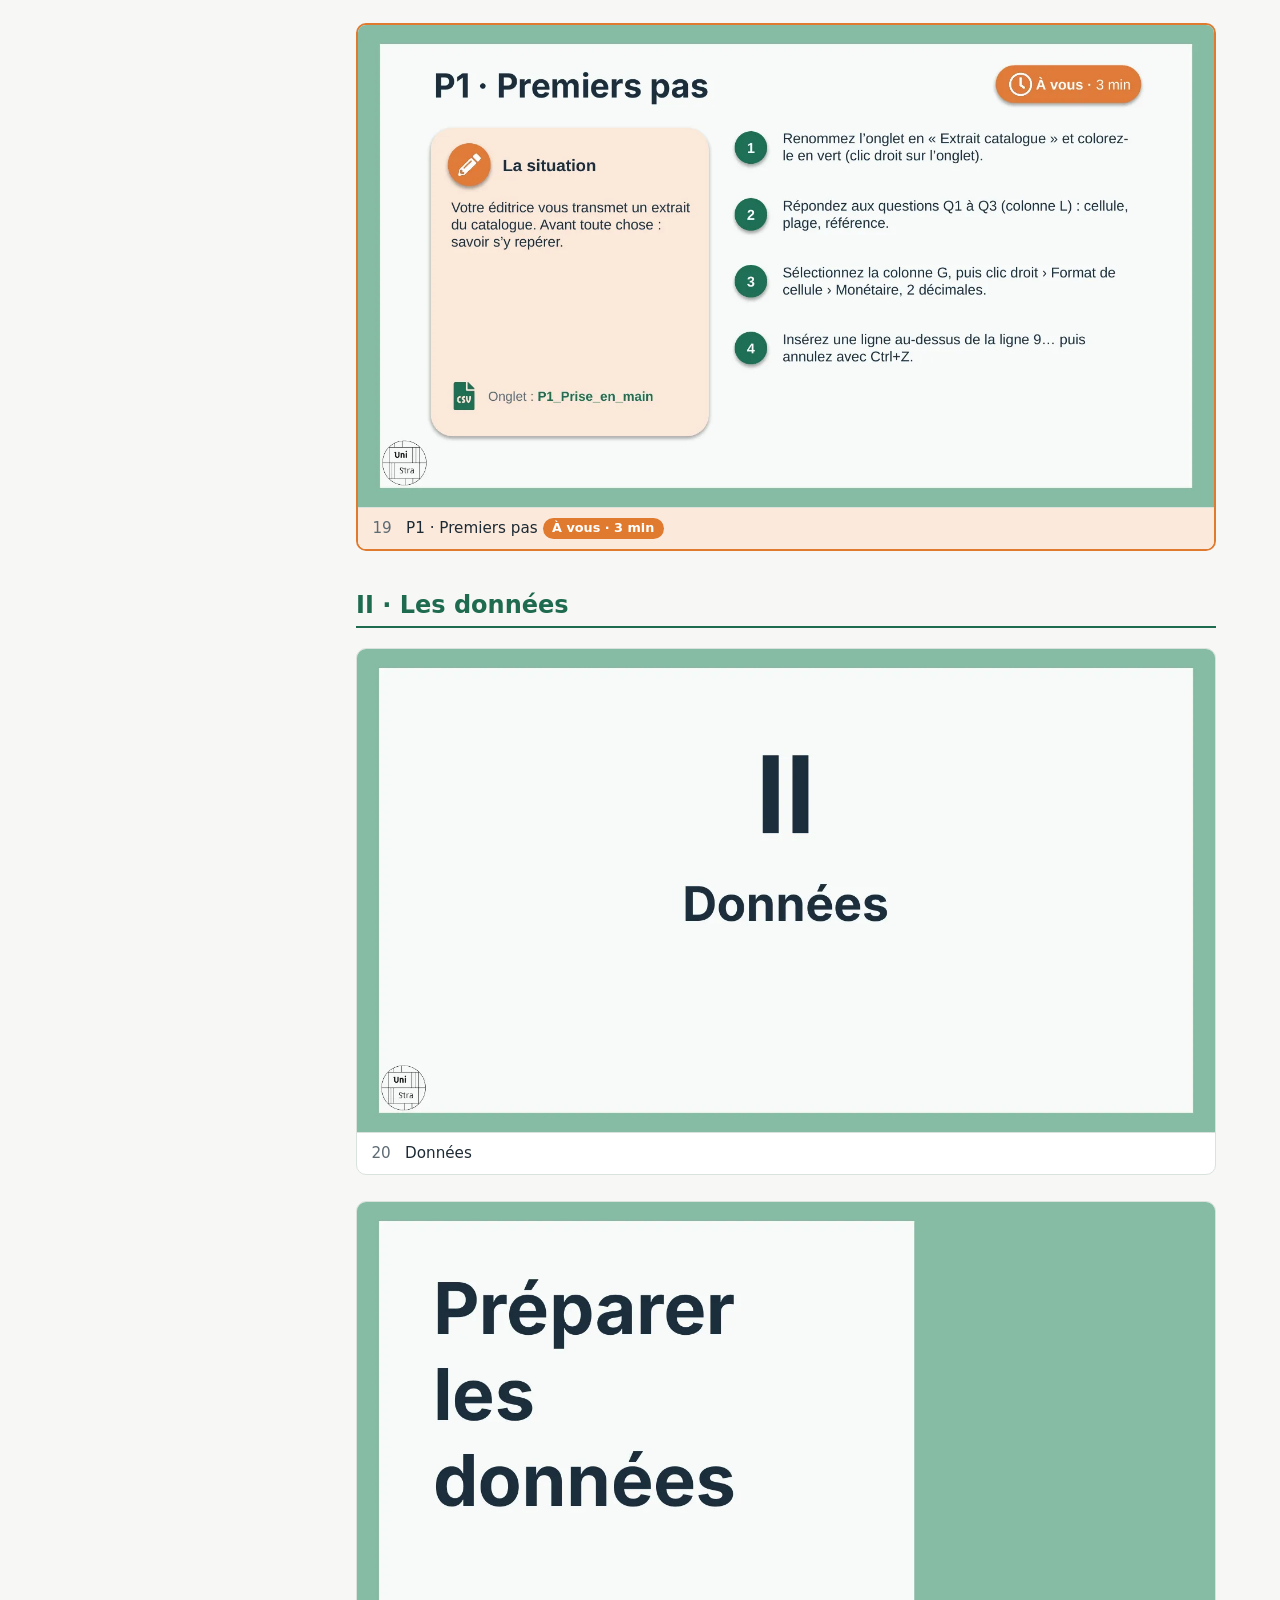
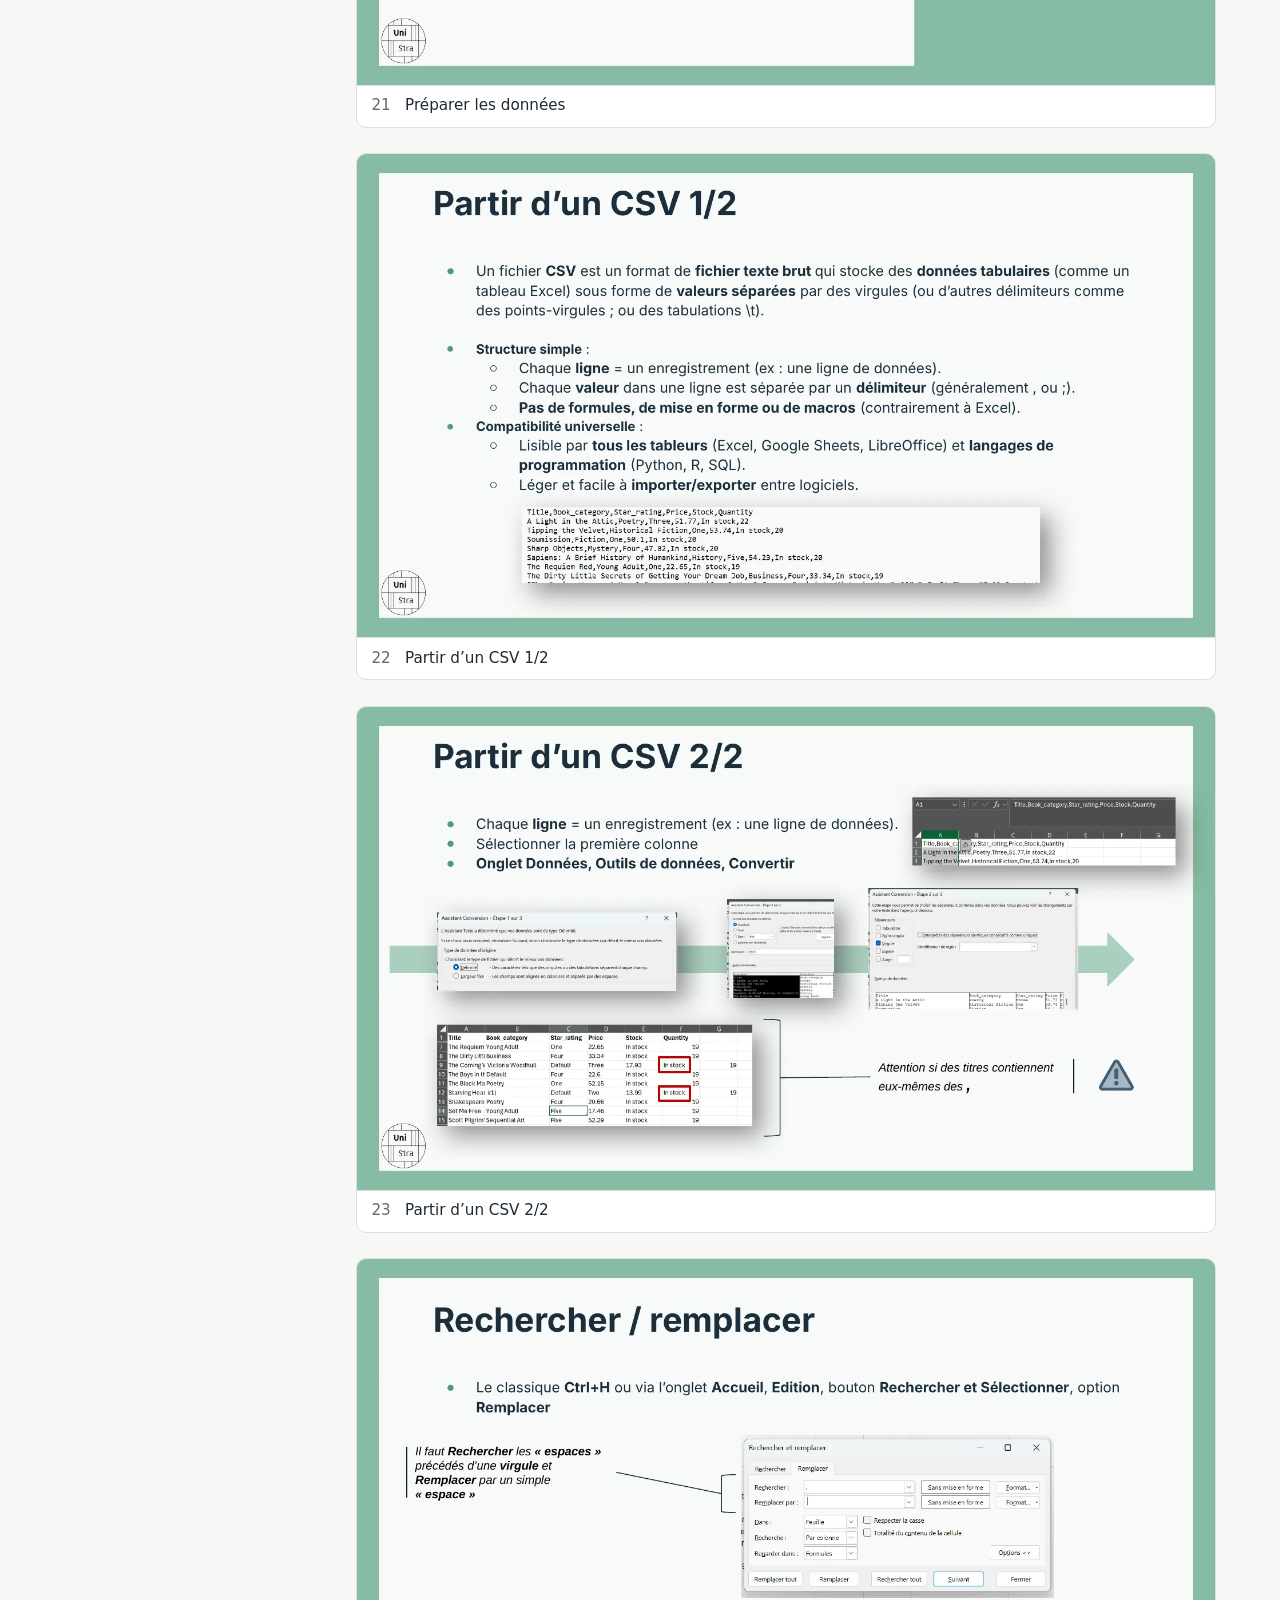
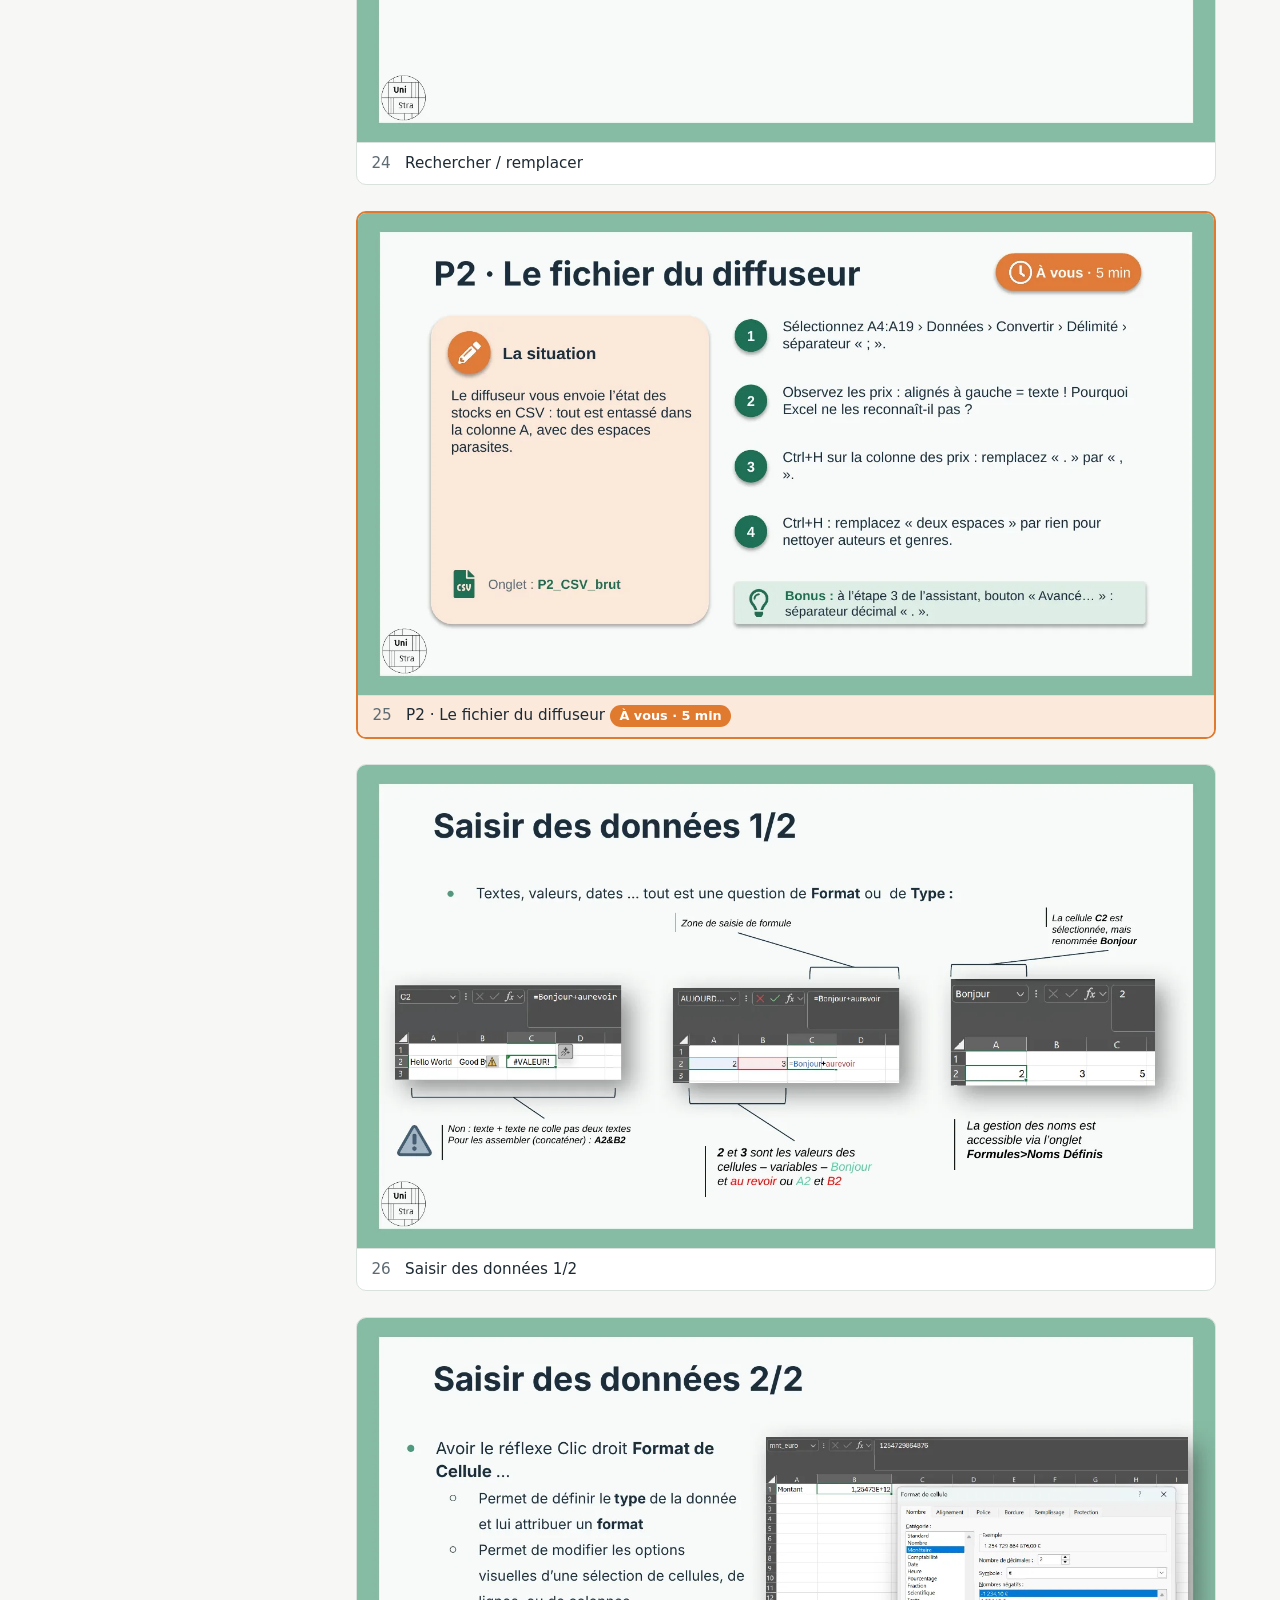
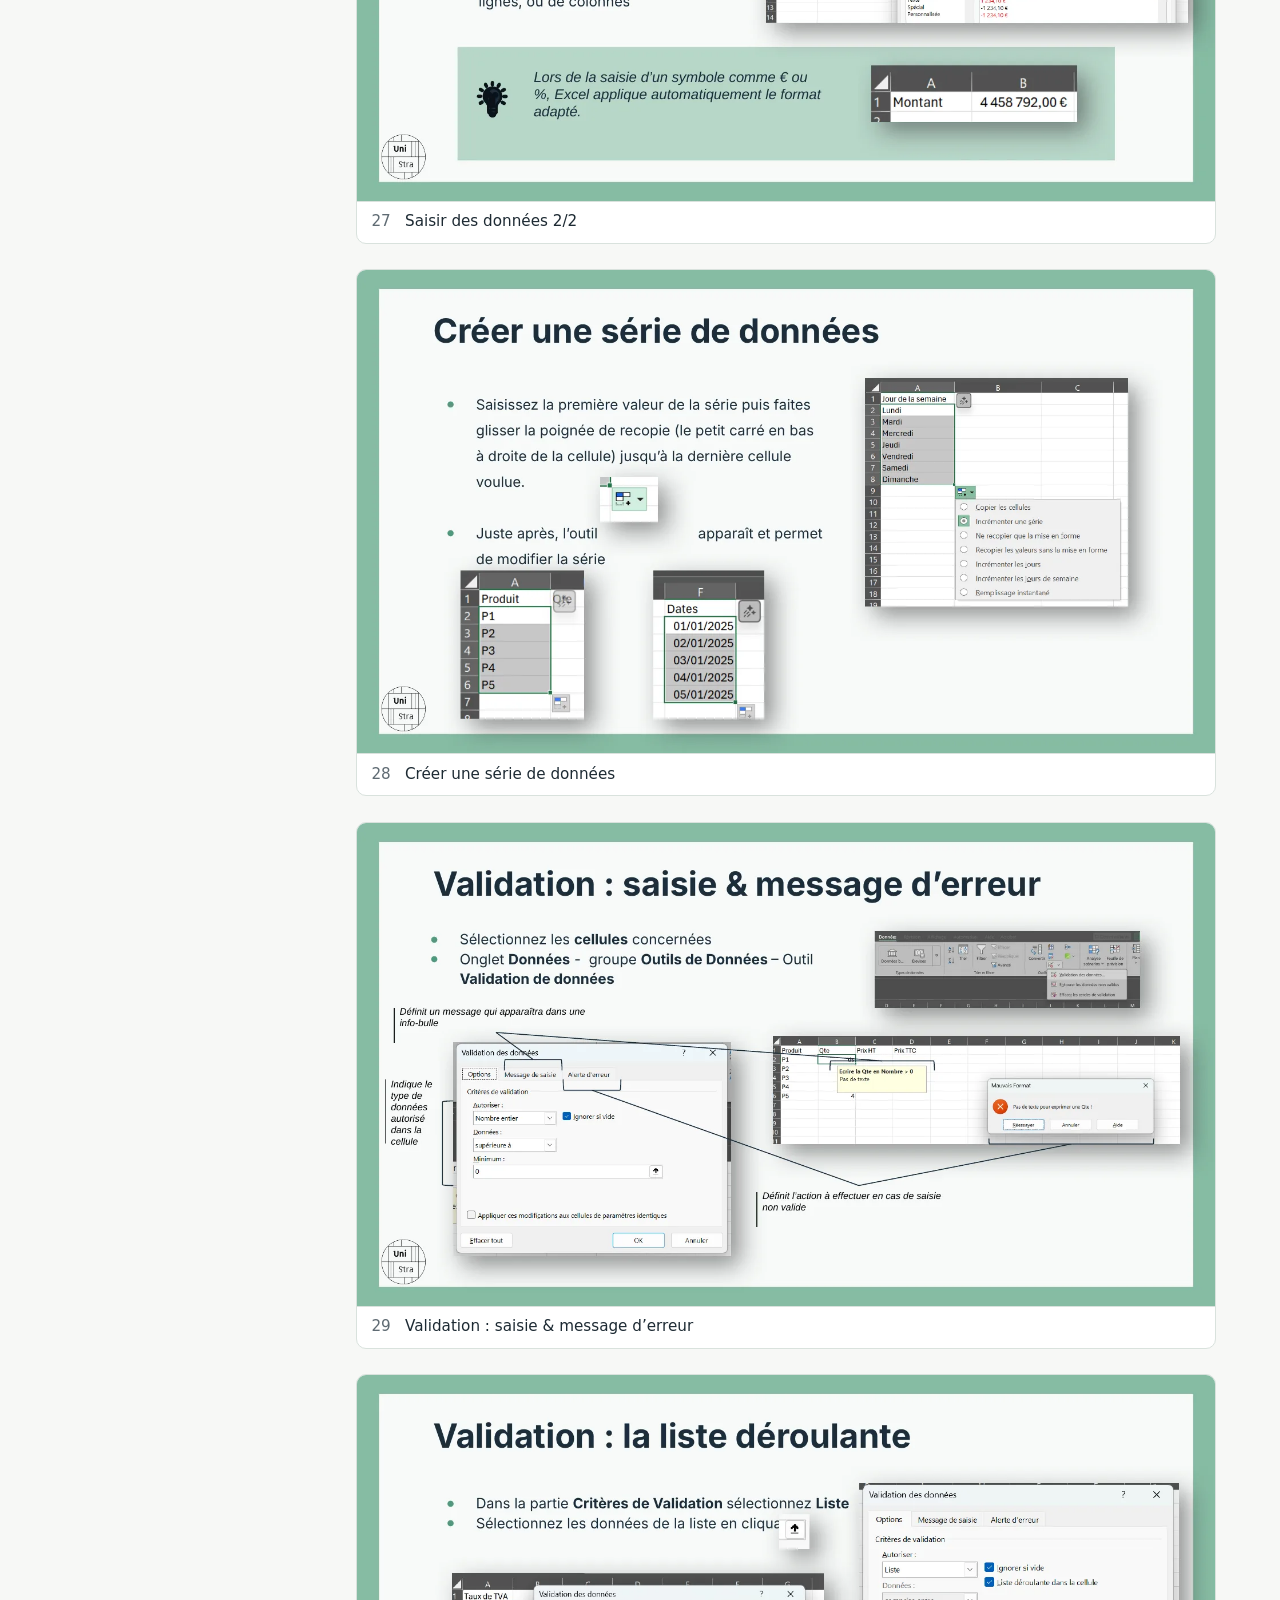
<file: partie-1.html>
<!DOCTYPE html>
<html lang="fr">
<head>
<meta charset="utf-8">
<meta name="viewport" content="width=device-width, initial-scale=1">
<title>Partie I · Module Excel – Master Édition</title>
<link rel="icon" href="data:image/svg+xml,%3Csvg xmlns=%22http://www.w3.org/2000/svg%22 viewBox=%220 0 32 32%22%3E%3Crect width=%2232%22 height=%2232%22 rx=%227%22 fill=%22%231f6b4f%22/%3E%3Ctext x=%2216%22 y=%2223%22 font-size=%2220%22 font-family=%22Arial%22 font-weight=%22bold%22 fill=%22white%22 text-anchor=%22middle%22%3EX%3C/text%3E%3C/svg%3E">
<link rel="stylesheet" href="assets/style.css">
</head>
<body>
<header class="site">
  <a class="brand" href="index.html"><span class="logo">X</span> Module Excel <small>Master Édition · Université de Strasbourg</small></a>
  <nav><a href="index.html">Accueil</a><a href="partie-1.html" aria-current="page">Partie I</a><a href="partie-2.html">Partie II</a><a href="mini-cas.html">Mini-cas</a><a href="ressources.html">Fichiers & raccourcis</a></nav>
</header>
<main>

<div class="part-layout">
<aside class="toc">
  <h1>Partie I</h1>
  <ol><li><a href="#intro">Introduction : Excel, mais pourquoi faire ?</a></li><li><a href="#presentation">I · Présentation d’Excel</a></li><li><a href="#donnees">II · Les données</a></li><li><a href="#calculs">III · Les calculs</a></li></ol>
  <div class="dl">
    <a class="btn" href="fichiers/Mini-cas_Partie1_Editions_de_l_Ill.xlsx" download>⬇ Classeur des mini-cas</a>
    <a class="btn ghost" href="fichiers/Module_Excel_partie_1.pdf" download>⬇ Support en PDF</a>
  </div>
  <p class="hint">Cliquez sur une diapositive pour l’agrandir, puis naviguez avec ← →.</p>
</aside>
<div class="slides"><section id="intro"><h2>Introduction : Excel, mais pourquoi faire ?</h2><figure class="slide" id="d1"><a href="assets/slides/partie1/01.webp" class="zoom" data-n="1"><img loading="lazy" src="assets/slides/partie1/01.webp" width="1500" height="844" alt="Master Édition Module Excel — Partie I — Enseignant : Olivier Labarthe"></a><figcaption><span class="num">1</span> Master Édition Module Excel </figcaption></figure><figure class="slide" id="d2"><a href="assets/slides/partie1/02.webp" class="zoom" data-n="2"><img loading="lazy" src="assets/slides/partie1/02.webp" width="1500" height="844" alt="Bienvenue aux Éditions de l’Ill — Notre fil rouge — Vous venez d’être recruté·e comme assistant·e éditorial·e dans une petite maison strasbourgeoise : 40 titres, 6 genres, 4 canaux de vente. Catalogue, manuscrits, stocks, prix, droits d’auteur : tous les exemples et mini-cas du cours viennent de votre quotidien de « nouvelle recrue ». — « À vous de jouer » — Toutes les 3-4 diapositives : un mini-cas de 3 à 6 minutes, repérable à son badge orange. Ouvrez dès maintenant le classeur Mini-cas_Partie1_Editions_de_l_Ill.xlsx : un onglet par mini-cas."></a><figcaption><span class="num">2</span> Bienvenue aux Éditions de l’Ill </figcaption></figure><figure class="slide" id="d3"><a href="assets/slides/partie1/03.webp" class="zoom" data-n="3"><img loading="lazy" src="assets/slides/partie1/03.webp" width="1500" height="844" alt="Excel, mais pourquoi faire ?"></a><figcaption><span class="num">3</span> Excel, mais pourquoi faire ? </figcaption></figure><figure class="slide" id="d4"><a href="assets/slides/partie1/04.webp" class="zoom" data-n="4"><img loading="lazy" src="assets/slides/partie1/04.webp" width="1500" height="844" alt="Un tableur pour …"></a><figcaption><span class="num">4</span> Un tableur pour … </figcaption></figure><figure class="slide" id="d5"><a href="assets/slides/partie1/05.webp" class="zoom" data-n="5"><img loading="lazy" src="assets/slides/partie1/05.webp" width="1500" height="844" alt="Les utilisations d’Excel"></a><figcaption><span class="num">5</span> Les utilisations d’Excel </figcaption></figure><figure class="slide" id="d6"><a href="assets/slides/partie1/06.webp" class="zoom" data-n="6"><img loading="lazy" src="assets/slides/partie1/06.webp" width="1500" height="844" alt="Et dans une maison d’édition ? — Le catalogue — Titres, ISBN, auteurs, collections, prix : la base de tout le reste. — Ventes &amp; stocks — Exports du diffuseur ou d’Edistat à trier, filtrer et synthétiser. — Compte d’exploitation — Coût d’un titre : tirage, impression, traduction, prix, point mort. — Droits d’auteur — Relevés annuels : ventes × prix × taux de droits. — Manuscrits &amp; planning — Registre des envois, comité de lecture, rétroplanning de fabrication. — Reporting — Tableaux et graphiques pour la direction, les commerciaux, les auteurs."></a><figcaption><span class="num">6</span> Et dans une maison d’édition ? </figcaption></figure><figure class="slide" id="d8"><a href="assets/slides/partie1/08.webp" class="zoom" data-n="8"><img loading="lazy" src="assets/slides/partie1/08.webp" width="1500" height="844" alt="Excel à l’heure de l’IA : pourquoi ? — L’IA écrit la formule… — … mais c’est vous qui devez savoir si elle est juste, et la corriger quand elle ne l’est pas. — L’IA résume vos ventes… — … et peut se tromper avec aplomb. Un tableau croisé permet de vérifier en 30 secondes. — Les données arrivent en CSV — Diffuseurs, distributeurs, plateformes : avant toute IA, il faut des données propres. — Objectif du module : savoir lire, construire et vérifier un tableau"></a><figcaption><span class="num">8</span> Excel à l’heure de l’IA : pourquoi ? </figcaption></figure><figure class="slide" id="d9"><a href="assets/slides/partie1/09.webp" class="zoom" data-n="9"><img loading="lazy" src="assets/slides/partie1/09.webp" width="1500" height="844" alt="Notre Programme"></a><figcaption><span class="num">9</span> Notre Programme </figcaption></figure></section><section id="presentation"><h2>I · Présentation d’Excel</h2><figure class="slide" id="d10"><a href="assets/slides/partie1/10.webp" class="zoom" data-n="10"><img loading="lazy" src="assets/slides/partie1/10.webp" width="1500" height="844" alt="Présentation d’Excel — I"></a><figcaption><span class="num">10</span> Présentation d’Excel </figcaption></figure><figure class="slide" id="d11"><a href="assets/slides/partie1/11.webp" class="zoom" data-n="11"><img loading="lazy" src="assets/slides/partie1/11.webp" width="1500" height="844" alt="L’interface d’Excel en un coup d’œil — Ruban : Accès aux outils et commandes via les onglets et onglets contextuels — Zone de Nom : Affiche la référence aux noms des cellules sélectionnées — Feuille de Calcul : Composée de cellules (lignes × colonnes) — Onglets de feuilles : Affiche la référence aux noms des cellules sélectionnées — Barre de formule: Affiche le contenu de la cellule active"></a><figcaption><span class="num">11</span> L’interface d’Excel en un coup d’œil </figcaption></figure><figure class="slide" id="d12"><a href="assets/slides/partie1/12.webp" class="zoom" data-n="12"><img loading="lazy" src="assets/slides/partie1/12.webp" width="1500" height="844" alt="Les fonctionnalités par onglets 1/2 — Traitement de textes : Similaire à Word — Gestion des types : Permet de définir, modifier le type/format d’une cellule — Mise en forme des données : Gestion de l’apparence des données — Gestion des Tableaux : Simple ou intelligent, ils facilitent l’exploitation des données — Graphiques : Permet une représentation visuelle des données"></a><figcaption><span class="num">12</span> Les fonctionnalités par onglets 1/2 </figcaption></figure><figure class="slide" id="d13"><a href="assets/slides/partie1/13.webp" class="zoom" data-n="13"><img loading="lazy" src="assets/slides/partie1/13.webp" width="1500" height="844" alt="Les fonctionnalités par onglets 2/2 — Fonctions: Recherche et insertion de fonction — Fonctions statistiques simples : Somme, moyenne, médiane — Fonctions par catégories: Financier, textuelles, date et heure — Organiser les données : Filtrer et trier — Contrôler et valider les données : Gérer et contrôler l’entrée des données"></a><figcaption><span class="num">13</span> Les fonctionnalités par onglets 2/2 </figcaption></figure><figure class="slide" id="d14"><a href="assets/slides/partie1/14.webp" class="zoom" data-n="14"><img loading="lazy" src="assets/slides/partie1/14.webp" width="1500" height="844" alt="Un classeur, des feuilles… — Un clic droit sur la feuille permet d’afficher les options : Supprimer Déplacer / Copier Protéger Masquer Renommer Colorer"></a><figcaption><span class="num">14</span> Un classeur, des feuilles… </figcaption></figure><figure class="slide" id="d15"><a href="assets/slides/partie1/15.webp" class="zoom" data-n="15"><img loading="lazy" src="assets/slides/partie1/15.webp" width="1500" height="844" alt="… des cellules — Définition : Une cellule est l’unité de base d’une feuille Excel, située à l’intersection d’une ligne et d’une colonne. Fonction : Elle peut contenir : Référence : Identifiée par sa colonne + ligne (ex : A1, B5, Z100). Particularité : Une cellule peut être active (sélectionnée) ou liée à d’autres cellules via des formules. — Des données (texte, nombres, dates). — Des formules (ex : =SOMME(A1:A10)). — Des mises en forme (couleurs, bordures, styles)."></a><figcaption><span class="num">15</span> … des cellules </figcaption></figure><figure class="slide" id="d16"><a href="assets/slides/partie1/16.webp" class="zoom" data-n="16"><img loading="lazy" src="assets/slides/partie1/16.webp" width="1500" height="844" alt="… des lignes — Définition : Une ligne est une rangée horizontale de cellules, identifiée par un numéro (ex : ligne 1, ligne 10). Fonction : Organise les données de manière séquentielle (ex : chaque ligne = un livre du catalogue). Peut être insérée, supprimée, masquée ou redimensionnée (hauteur ajustable). Plage : Une ligne entière se note 1:1, 5:5, etc. ou A1:XFD1 (pour toutes les colonnes de la ligne 1)."></a><figcaption><span class="num">16</span> … des lignes </figcaption></figure><figure class="slide" id="d17"><a href="assets/slides/partie1/17.webp" class="zoom" data-n="17"><img loading="lazy" src="assets/slides/partie1/17.webp" width="1500" height="844" alt="… et des colonnes — Définition : Une colonne est une rangée verticale de cellules, identifiée par une lettre (ou combinaison de lettres : A à XFD). Fonction : Regroupe des données de même nature (ex : colonne B = titres, colonne G = prix). Peut être triée, filtrée, ou formatée (largeur ajustable). Plage : Une colonne entière se note A:A, C:C, etc."></a><figcaption><span class="num">17</span> … et des colonnes </figcaption></figure><figure class="slide" id="d18"><a href="assets/slides/partie1/18.webp" class="zoom" data-n="18"><img loading="lazy" src="assets/slides/partie1/18.webp" width="1500" height="844" alt="La seule chose à vraiment retenir — Le clic droit › Format de cellule"></a><figcaption><span class="num">18</span> La seule chose à vraiment retenir </figcaption></figure><figure class="slide minicas" id="d19"><a href="assets/slides/partie1/19.webp" class="zoom" data-n="19"><img loading="lazy" src="assets/slides/partie1/19.webp" width="1500" height="844" alt="P1 · Premiers pas — À vous · 3 min — La situation — Votre éditrice vous transmet un extrait du catalogue. Avant toute chose : savoir s’y repérer. — Onglet : P1_Prise_en_main — 1 — Renommez l’onglet en « Extrait catalogue » et colorez-le en vert (clic droit sur l’onglet). — 2 — Répondez aux questions Q1 à Q3 (colonne L) : cellule, plage, référence. — 3 — Sélectionnez la colonne G, puis clic droit › Format de cellule › Monétaire, 2 décimales. — 4 — Insérez une ligne au-dessus de la ligne 9… puis annulez avec Ctrl+Z."></a><figcaption><span class="num">19</span> P1 · Premiers pas <span class="badge">À vous · 3 min</span></figcaption></figure></section><section id="donnees"><h2>II · Les données</h2><figure class="slide" id="d20"><a href="assets/slides/partie1/20.webp" class="zoom" data-n="20"><img loading="lazy" src="assets/slides/partie1/20.webp" width="1500" height="844" alt="Données — II"></a><figcaption><span class="num">20</span> Données </figcaption></figure><figure class="slide" id="d21"><a href="assets/slides/partie1/21.webp" class="zoom" data-n="21"><img loading="lazy" src="assets/slides/partie1/21.webp" width="1500" height="844" alt="Préparer les données"></a><figcaption><span class="num">21</span> Préparer les données </figcaption></figure><figure class="slide" id="d22"><a href="assets/slides/partie1/22.webp" class="zoom" data-n="22"><img loading="lazy" src="assets/slides/partie1/22.webp" width="1500" height="844" alt="Partir d’un CSV 1/2 — Un fichier CSV est un format de fichier texte brut qui stocke des données tabulaires (comme un tableau Excel) sous forme de valeurs séparées par des virgules (ou d’autres délimiteurs comme des points-virgules ; ou des tabulations \t). Structure simple : Chaque ligne = un enregistrement (ex : une ligne de données). Chaque valeur dans une ligne est séparée par un délimiteur (généralement , ou ;). Pas de formules, de mise en forme ou de macros (contrairement à Excel). Compatibilité universelle : Lisible par tous les tableurs (Excel, Google Sheets, LibreOffice) et langages de programmation (Python, R, SQL). Léger et facile à importer/exporter entre logiciels."></a><figcaption><span class="num">22</span> Partir d’un CSV 1/2 </figcaption></figure><figure class="slide" id="d23"><a href="assets/slides/partie1/23.webp" class="zoom" data-n="23"><img loading="lazy" src="assets/slides/partie1/23.webp" width="1500" height="844" alt="Partir d’un CSV 2/2 — Chaque ligne = un enregistrement (ex : une ligne de données). Sélectionner la première colonne Onglet Données, Outils de données, Convertir — Attention si des titres contiennent eux-mêmes des ,"></a><figcaption><span class="num">23</span> Partir d’un CSV 2/2 </figcaption></figure><figure class="slide" id="d24"><a href="assets/slides/partie1/24.webp" class="zoom" data-n="24"><img loading="lazy" src="assets/slides/partie1/24.webp" width="1500" height="844" alt="Rechercher / remplacer — Le classique Ctrl+H ou via l’onglet Accueil, Edition, bouton Rechercher et Sélectionner, option Remplacer — Il faut Rechercher les « espaces » précédés d’une virgule et Remplacer par un simple « espace »"></a><figcaption><span class="num">24</span> Rechercher / remplacer </figcaption></figure><figure class="slide minicas" id="d25"><a href="assets/slides/partie1/25.webp" class="zoom" data-n="25"><img loading="lazy" src="assets/slides/partie1/25.webp" width="1500" height="844" alt="P2 · Le fichier du diffuseur — À vous · 5 min — La situation — Le diffuseur vous envoie l’état des stocks en CSV : tout est entassé dans la colonne A, avec des espaces parasites. — Onglet : P2_CSV_brut — 1 — Sélectionnez A4:A19 › Données › Convertir › Délimité › séparateur « ; ». — 2 — Observez les prix : alignés à gauche = texte ! Pourquoi Excel ne les reconnaît-il pas ? — 3 — Ctrl+H sur la colonne des prix : remplacez « . » par « , ». — 4 — Ctrl+H : remplacez « deux espaces » par rien pour nettoyer auteurs et genres. — Bonus : à l’étape 3 de l’assistant, bouton « Avancé… » : séparateur décimal « . »."></a><figcaption><span class="num">25</span> P2 · Le fichier du diffuseur <span class="badge">À vous · 5 min</span></figcaption></figure><figure class="slide" id="d26"><a href="assets/slides/partie1/26.webp" class="zoom" data-n="26"><img loading="lazy" src="assets/slides/partie1/26.webp" width="1500" height="844" alt="Saisir des données 1/2 — Textes, valeurs, dates … tout est une question de Format ou de Type : — Non : texte + texte ne colle pas deux textes Pour les assembler (concaténer) : A2&amp;B2 — Zone de saisie de formule — 2 et 3 sont les valeurs des cellules – variables – Bonjour et au revoir ou A2 et B2 — La cellule C2 est sélectionnée, mais renommée Bonjour — La gestion des noms est accessible via l’onglet Formules&gt;Noms Définis"></a><figcaption><span class="num">26</span> Saisir des données 1/2 </figcaption></figure><figure class="slide" id="d27"><a href="assets/slides/partie1/27.webp" class="zoom" data-n="27"><img loading="lazy" src="assets/slides/partie1/27.webp" width="1500" height="844" alt="Saisir des données 2/2 — Avoir le réflexe Clic droit Format de Cellule … Permet de définir le type de la donnée et lui attribuer un format Permet de modifier les options visuelles d’une sélection de cellules, de lignes, ou de colonnes — Lors de la saisie d’un symbole comme € ou %, Excel applique automatiquement le format adapté."></a><figcaption><span class="num">27</span> Saisir des données 2/2 </figcaption></figure><figure class="slide" id="d28"><a href="assets/slides/partie1/28.webp" class="zoom" data-n="28"><img loading="lazy" src="assets/slides/partie1/28.webp" width="1500" height="844" alt="Créer une série de données — Saisissez la première valeur de la série puis faites glisser la poignée de recopie (le petit carré en bas à droite de la cellule) jusqu’à la dernière cellule voulue. Juste après, l’outil apparaît et permet de modifier la série"></a><figcaption><span class="num">28</span> Créer une série de données </figcaption></figure><figure class="slide" id="d29"><a href="assets/slides/partie1/29.webp" class="zoom" data-n="29"><img loading="lazy" src="assets/slides/partie1/29.webp" width="1500" height="844" alt="Validation : saisie &amp; message d’erreur — Sélectionnez les cellules concernées Onglet Données - groupe Outils de Données – Outil Validation de données — Définit un message qui apparaîtra dans une info-bulle — Définit l’action à effectuer en cas de saisie non valide — Indique le type de données autorisé dans la cellule"></a><figcaption><span class="num">29</span> Validation : saisie &amp; message d’erreur </figcaption></figure><figure class="slide" id="d30"><a href="assets/slides/partie1/30.webp" class="zoom" data-n="30"><img loading="lazy" src="assets/slides/partie1/30.webp" width="1500" height="844" alt="Validation : la liste déroulante — Dans la partie Critères de Validation sélectionnez Liste Sélectionnez les données de la liste en cliquant — Liste des données issue de la feuille Référentiel TVA — Saisie via sélection de valeur"></a><figcaption><span class="num">30</span> Validation : la liste déroulante </figcaption></figure><figure class="slide minicas" id="d31"><a href="assets/slides/partie1/31.webp" class="zoom" data-n="31"><img loading="lazy" src="assets/slides/partie1/31.webp" width="1500" height="844" alt="P3 · Le registre des manuscrits — À vous · 5 min — La situation — Chaque semaine, des manuscrits arrivent par la poste et par mail. Le registre doit être impeccable pour le comité de lecture. — Onglet : P3_Manuscrits — 1 — Depuis MS-001, tirez la poignée de recopie jusqu’à la ligne 15. — 2 — Colonne B : série de dates hebdomadaires (Accueil › Remplissage › Série, pas = 7). — 3 — Genre et Décision : listes déroulantes alimentées par l’onglet « Listes ». — 4 — Nb de pages : nombre entier entre 16 et 1 500, avec message d’erreur. Testez 3 000 !"></a><figcaption><span class="num">31</span> P3 · Le registre des manuscrits <span class="badge">À vous · 5 min</span></figcaption></figure><figure class="slide" id="d32"><a href="assets/slides/partie1/32.webp" class="zoom" data-n="32"><img loading="lazy" src="assets/slides/partie1/32.webp" width="1500" height="844" alt="Organiser les données"></a><figcaption><span class="num">32</span> Organiser les données </figcaption></figure><figure class="slide" id="d33"><a href="assets/slides/partie1/33.webp" class="zoom" data-n="33"><img loading="lazy" src="assets/slides/partie1/33.webp" width="1500" height="844" alt="Trier les données – Tri simple — Tri alphabétique sur le Genre : les autres colonnes suivent (chaque ligne reste entière) — Sélectionnez la colonne à trier Onglet Données et cliquer ou Excel détecte les colonnes voisines et propose d’étendre la sélection : acceptez, sinon les prix ne correspondraient plus aux bons titres !"></a><figcaption><span class="num">33</span> Trier les données – Tri simple </figcaption></figure><figure class="slide" id="d34"><a href="assets/slides/partie1/34.webp" class="zoom" data-n="34"><img loading="lazy" src="assets/slides/partie1/34.webp" width="1500" height="844" alt="Trier les données – Tri complexe — Sélectionnez la plage de cellules à trier Onglet Données et cliquer Ajouter des critères de tri — Zone de saisie des critères ; sélection de la colonne, de la valeur et de l’ordre — Ajouter un second critère — Permet de modifier l’ordre des critères — Tri par genre puis par quantité vendue"></a><figcaption><span class="num">34</span> Trier les données – Tri complexe </figcaption></figure><figure class="slide" id="d35"><a href="assets/slides/partie1/35.webp" class="zoom" data-n="35"><img loading="lazy" src="assets/slides/partie1/35.webp" width="1500" height="844" alt="Filtrer – le filtre automatique — Excel permet de filtrer les valeurs/données via une liste déroulante Sélectionner/activer une colonne, ou plage de cellule Onglet Données, bouton Cliquer sur la flèche en haut de la colonne, pour faire apparaitre les différentes valeurs — Permet de filtrer sur une couleur de cellule de police ou un jeu d’icônes — Désactiver les cases à cocher correspondant aux valeurs à masquer. — Filtrer selon des critères personnalisés. — Déterminer l’opérateur de comparaison et la valeur correspondant au premier critère."></a><figcaption><span class="num">35</span> Filtrer – le filtre automatique </figcaption></figure><figure class="slide" id="d36"><a href="assets/slides/partie1/36.webp" class="zoom" data-n="36"><img loading="lazy" src="assets/slides/partie1/36.webp" width="1500" height="844" alt="Filtrer – le filtre avancé — Dans une zone vierge de la feuille de calcul, saisissez sur la première ligne le nom des colonnes concernées et sur les lignes suivantes les critères de filtre : Filtre sur les genres Fiction et Mystery Onglet Données – groupe Trier et Filtrer – bouton Avancé — Saisir la plage de cellule où appliquer le filtre, puis sélectionner, la zone de critère — Filtre sur Fiction et Mystery"></a><figcaption><span class="num">36</span> Filtrer – le filtre avancé </figcaption></figure><figure class="slide minicas" id="d37"><a href="assets/slides/partie1/37.webp" class="zoom" data-n="37"><img loading="lazy" src="assets/slides/partie1/37.webp" width="1500" height="844" alt="P4 · La réunion commerciale — À vous · 5 min — La situation — Demain, réunion avec les représentants : ils veulent voir le catalogue par genre et repérer les titres en risque de rupture. — Onglet : Catalogue — 1 — Triez par Genre (A→Z), puis par Ventes 2025 (du plus grand au plus petit). — 2 — Activez le filtre (Ctrl+Maj+L) et n’affichez que les Policiers : lequel se vend le mieux ? — 3 — Ajoutez un filtre Stock &lt; 100 : combien de policiers risquent la rupture ? — 4 — Effacez tous les filtres. Combien de titres au total ont un stock &lt; 100 ?"></a><figcaption><span class="num">37</span> P4 · La réunion commerciale <span class="badge">À vous · 5 min</span></figcaption></figure><figure class="slide" id="d38"><a href="assets/slides/partie1/38.webp" class="zoom" data-n="38"><img loading="lazy" src="assets/slides/partie1/38.webp" width="1500" height="844" alt="Présenter les données"></a><figcaption><span class="num">38</span> Présenter les données </figcaption></figure><figure class="slide" id="d39"><a href="assets/slides/partie1/39.webp" class="zoom" data-n="39"><img loading="lazy" src="assets/slides/partie1/39.webp" width="1500" height="844" alt="Style &amp; mise en forme — Modifier l’orientation d’une cellule en sélectionnant la ligne, colonne ou plage de cellule concernée Onglet Accueil – groupe Alignement Fusionner des cellules via Appliquer le retour à la ligne via Appliquer des bordures aux cellules : — Pour toute modification de la mise en forme d’une cellule, colonne, ligne, ou plage de cellules : Clic droit – Format de Cellule"></a><figcaption><span class="num">39</span> Style &amp; mise en forme </figcaption></figure><figure class="slide" id="d40"><a href="assets/slides/partie1/40.webp" class="zoom" data-n="40"><img loading="lazy" src="assets/slides/partie1/40.webp" width="1500" height="844" alt="Mise en forme conditionnelle 1/3 — La mise en forme conditionnelle est une fonctionnalité d’Excel qui applique automatiquement un format visuel (couleur, police, bordures, etc.) à une cellule ou une plage en fonction de règles ou de conditions prédéfinies (valeurs, textes, dates, formules). Types de règles courantes : Valeurs seuils : ex. colorer en rouge les stocks &lt; 50. Plages de valeurs : Échelles de couleurs (du rouge au vert selon les ventes). Comparaisons : Ex : surligner les 10 % de valeurs les plus élevées. Formules personnalisées : Ex : =$D2=&quot;Poche&quot; pour colorer toute la ligne des titres en poche. Dates : Ex : colorer les dates passées en gris. Doublons : repérer un ISBN saisi deux fois. Formats applicables : Couleurs de fond ou de texte. Jeux d’icônes (flèches, feux tricolores, drapeaux). Barres de données (graphiques miniatures dans les cellules). Polices (gras, italique) ou bordures."></a><figcaption><span class="num">40</span> Mise en forme conditionnelle 1/3 </figcaption></figure><figure class="slide" id="d41"><a href="assets/slides/partie1/41.webp" class="zoom" data-n="41"><img loading="lazy" src="assets/slides/partie1/41.webp" width="1500" height="844" alt="Mise en forme conditionnelle 2/3 — Pour créer sa propre mise en forme conditionnelle : Onglet Accueil – groupe Style – Mise en Forme Conditionnelle puis Gérer les Règles pour ouvrir le Gestionnaire de Règles — Ajout, Modification, Suppression, duplication d’une règle — Définition des paramètres d’une nouvelle règle — Choix de la typologie de règle — Zone de sélection où doit s’appliquer la règle"></a><figcaption><span class="num">41</span> Mise en forme conditionnelle 2/3 </figcaption></figure><figure class="slide" id="d42"><a href="assets/slides/partie1/42.webp" class="zoom" data-n="42"><img loading="lazy" src="assets/slides/partie1/42.webp" width="1500" height="844" alt="Mise en forme conditionnelle 3/3 — Exemple de Mise en forme avec Barre de Données &amp; Jeux d’Icones Gestionnaires de Règles – Nouvelle Règle – Mettre en Forme toutes les cellules d’Après leur valeur — Barre de Données : Pour mettre en avant une progression ou une complétion — Jeux d’Icones : Pour mettre en évidence des seuils d’alerte visuels — Paramétrage de la règle"></a><figcaption><span class="num">42</span> Mise en forme conditionnelle 3/3 </figcaption></figure><figure class="slide minicas" id="d43"><a href="assets/slides/partie1/43.webp" class="zoom" data-n="43"><img loading="lazy" src="assets/slides/partie1/43.webp" width="1500" height="844" alt="P5 · Un catalogue qui parle — À vous · 4 min — La situation — La directrice n’a pas le temps de lire 40 lignes de chiffres. Faites ressortir l’essentiel en un coup d’œil. — Onglet : Catalogue — 1 — Barres de données sur la colonne Ventes 2025. — 2 — Stock &lt; 100 : fond rouge clair (Règles de mise en surbrillance). — 3 — Les 5 meilleures ventes en gras vert (Règles des valeurs plus/moins élevées). — 4 — Ouvrez « Gérer les règles » : vérifiez la plage de chaque règle. — Bonus : colorez toute la ligne des titres Jeunesse, pas seulement la cellule du genre."></a><figcaption><span class="num">43</span> P5 · Un catalogue qui parle <span class="badge">À vous · 4 min</span></figcaption></figure></section><section id="calculs"><h2>III · Les calculs</h2><figure class="slide" id="d44"><a href="assets/slides/partie1/44.webp" class="zoom" data-n="44"><img loading="lazy" src="assets/slides/partie1/44.webp" width="1500" height="844" alt="Calculs — III"></a><figcaption><span class="num">44</span> Calculs </figcaption></figure><figure class="slide" id="d45"><a href="assets/slides/partie1/45.webp" class="zoom" data-n="45"><img loading="lazy" src="assets/slides/partie1/45.webp" width="1500" height="844" alt="Calculer avec des opérateurs mathématiques &amp; logiques"></a><figcaption><span class="num">45</span> Calculer avec des opérateurs mathématiques &amp; logiques </figcaption></figure><figure class="slide" id="d46"><a href="assets/slides/partie1/46.webp" class="zoom" data-n="46"><img loading="lazy" src="assets/slides/partie1/46.webp" width="1500" height="844" alt="Écrire une formule — Activer/sélectionner la cellule où vous voulez voir apparaitre le résultat Saisir = Sélectionner les cellules entrant dans la formule ou saisissez leurs références Ajouter les opérateurs mathématiques : +, - , / , *, ^ — Vous pouvez nommer des cellules ou des plages (ex. Taux_TVA) : la formule devient lisible =Prix_HT*(1+Taux_TVA) et le nom reste fixe quand on recopie la formule."></a><figcaption><span class="num">46</span> Écrire une formule </figcaption></figure><figure class="slide" id="d47"><a href="assets/slides/partie1/47.webp" class="zoom" data-n="47"><img loading="lazy" src="assets/slides/partie1/47.webp" width="1500" height="844" alt="Figer une référence avec $ (F4) — Cette technique permet de fixer la référence d’une cellule dans une formule de façon à ce que cette référence ne se modifie pas lors de la recopie de la formule – afin de pouvoir la recopier sans erreur Pour bloquer la référence, positionner le curseur lors de la saisie de formule et appuyer sur F4 pour automatiquement ajouter les $, symbole de fixation de la référence : avant la lettre de la colonne et le numéro de la ligne — En l’état lors de la propagation /recopie de la formule, la cellule M2 où est stocké le taux, va s’incrémenter, ne faisant plus référence au taux ; M3, M4 … — Uniquement la cellule G, s’incrémente"></a><figcaption><span class="num">47</span> Figer une référence avec $ (F4) </figcaption></figure><figure class="slide minicas" id="d48"><a href="assets/slides/partie1/48.webp" class="zoom" data-n="48"><img loading="lazy" src="assets/slides/partie1/48.webp" width="1500" height="844" alt="P6 · Prix TTC et droits d’auteur — À vous · 6 min — La situation — Pour les relevés de droits, il faut le CA HT de chaque titre, son prix TTC et la part revenant à l’auteur. Les taux sont en R5 et R6. — Onglet : Catalogue — 1 — Colonne K : calculez le chiffre d’affaires HT de chaque titre, puis recopiez jusqu’en bas. — 2 — Colonne L : calculez le prix TTC avec le taux de TVA de la cellule R5. Recopiez : que se passe-t-il ? — 3 — Corrigez votre formule pour que le taux reste fixe pendant la recopie. — 4 — Colonne M : calculez les droits d’auteur avec le taux de la cellule R6. — Bonus : rappel métier — en France, c’est l’éditeur qui fixe le prix public du livre (loi Lang, 1981)."></a><figcaption><span class="num">48</span> P6 · Prix TTC et droits d’auteur <span class="badge">À vous · 6 min</span></figcaption></figure><figure class="slide" id="d49"><a href="assets/slides/partie1/49.webp" class="zoom" data-n="49"><img loading="lazy" src="assets/slides/partie1/49.webp" width="1500" height="844" alt="Un peu de logique : la fonction SI — Le SI c’est le IF : le « si… alors… sinon… » de tous les langages de programmation La logique : condition : Test logique (ex : A1 &gt; 10). valeur_si_vrai : Résultat si la condition est vraie. valeur_si_faux : Résultat si la condition est fausse (équivalent du else). Imbriquer des SI = else if en programmation pour gérer plusieurs conditions. — =SI(condition; valeur_si_vrai; valeur_si_faux) — =SI(A1 &gt;= 16; &quot;Très bien&quot;; SI(A1 &gt;= 14; &quot;Bien&quot;; SI(A1 &gt;= 12; &quot;Assez bien&quot;; SI(A1 &gt;= 10; &quot;Passable&quot;; &quot;Échec&quot;))))"></a><figcaption><span class="num">49</span> Un peu de logique : la fonction SI </figcaption></figure><figure class="slide" id="d50"><a href="assets/slides/partie1/50.webp" class="zoom" data-n="50"><img loading="lazy" src="assets/slides/partie1/50.webp" width="1500" height="844" alt="Un peu de logique : ET / OU — ET / OU des opérateurs logiques permettant de combiner plusieurs conditions pour un seul test. — Opérateur ; Logique ; Analogie ; Syntaxe Excel — ET ; TOUTES les conditions doivent être vraies. ; Un manuscrit est publié si le comité de lecture ET la direction commerciale disent oui. ; =ET(condition1; condition2) — OU ; AU MOINS UNE condition doit être vraie. ; Un livre part au pilon s’il est abîmé OU invendu depuis 3 ans. ; =OU(condition1; condition2) — ET : Règle : Réimprimer si : Stock restant &lt; 50 ET ventes mensuelles &gt; 200. — =SI(ET(C2 &lt; 50; D2 &gt; 200); &quot;Oui&quot;; &quot;Non&quot;) — OU : Règle : Remise de 20 % si : Note moyenne &lt; 3 (livre mal noté) OU publié il y a plus de 2 ans (à écouler). — =SI(OU(E2 &lt; 3; ANNEE(AUJOURDHUI()) - G2 &gt; 2); &quot;20%&quot;; &quot;Aucune&quot;)"></a><figcaption><span class="num">50</span> Un peu de logique : ET / OU </figcaption></figure><figure class="slide minicas" id="d51"><a href="assets/slides/partie1/51.webp" class="zoom" data-n="51"><img loading="lazy" src="assets/slides/partie1/51.webp" width="1500" height="844" alt="P7 · Faut-il réimprimer ? — À vous · 5 min — La situation — Le service fabrication demande la liste des titres à réimprimer : stock faible ET ventes fortes. Les seuils sont en R7 et R8. — Onglet : Catalogue — 1 — Colonne N : affichez « Oui » si le stock est sous le seuil (R7) et les ventes au-dessus du seuil (R8), sinon « Non ». — 2 — Recopiez, puis filtrez sur « Oui » : combien de titres ? — 3 — O5 « Statut » : « Best-seller » si ventes ≥ 5 000, « Bonne vente » si ≥ 1 000, sinon « Fonds ». — 4 — Modifiez le seuil R7 : la colonne N se met à jour toute seule."></a><figcaption><span class="num">51</span> P7 · Faut-il réimprimer ? <span class="badge">À vous · 5 min</span></figcaption></figure><figure class="slide" id="d52"><a href="assets/slides/partie1/52.webp" class="zoom" data-n="52"><img loading="lazy" src="assets/slides/partie1/52.webp" width="1500" height="844" alt="Fonctions statistiques simples"></a><figcaption><span class="num">52</span> Fonctions statistiques simples </figcaption></figure><figure class="slide" id="d53"><a href="assets/slides/partie1/53.webp" class="zoom" data-n="53"><img loading="lazy" src="assets/slides/partie1/53.webp" width="1500" height="844" alt="La notion de fonction — Une fonction dans Excel est un outil prédéfini qui effectue un calcul, une manipulation de données ou une opération spécifique sur des valeurs ou des plages de cellules, et retourne un résultat. Types de fonctions : Mathématiques : SOMME, MOYENNE, ARRONDI. Logiques : SI, ET, OU. Texte : CONCAT, GAUCHE, SUPPRESPACE. Recherche : RECHERCHEV, RECHERCHEX, INDEX. Date/Heure : AUJOURDHUI, DATEDIF. Statistiques : NB.SI, MAX, ECARTYPE. Le bouton fx permet d’insérer une fonction dans une formule — =NOM_FONCTION(argument1; argument2; ...) — Permet de chercher une fonction… — Ou en utilisant la saisie semi-automatique de fonction en saisissant les premières lettres de la fonction : faire Tab pour valider la proposition"></a><figcaption><span class="num">53</span> La notion de fonction </figcaption></figure><figure class="slide" id="d54"><a href="assets/slides/partie1/54.webp" class="zoom" data-n="54"><img loading="lazy" src="assets/slides/partie1/54.webp" width="1500" height="844" alt="Les fonctions statistiques en 1 clic — L’accès aux fonctions les plus classiques ont un raccourci : sélectionnez la cellule d’affichage du résultat, puis onglet Formule, bouton Somme automatique (ou Alt+=) — En sélectionnant une cellule d’affichage sous une plage de cellules contenant des nombres, Excel devine tout seul la plage à calculer (vérifiez-la toujours !) — Calcule la moyenne d’un ensemble de cellules — Calcule le nombre de cellules contenant des valeurs numériques d’un ensemble de celluless — Extrait la valeur maximale d’un ensemble de celluless — Extrait la valeur minimale d’un ensemble de celluless"></a><figcaption><span class="num">54</span> Les fonctions statistiques en 1 clic </figcaption></figure><figure class="slide" id="d55"><a href="assets/slides/partie1/55.webp" class="zoom" data-n="55"><img loading="lazy" src="assets/slides/partie1/55.webp" width="1500" height="844" alt="Compter et additionner sous condition — NB.SI — Combien de titres en poche ? — =NB.SI(plage; critère) — =NB.SI(D5:D44; &quot;Poche&quot;) — SOMME.SI — Combien d’exemplaires vendus en poche ? — =SOMME.SI(plage_critère; critère; plage_somme) — =SOMME.SI(D5:D44; &quot;Poche&quot;; I5:I44) — Plusieurs conditions ? NB.SI.ENS et SOMME.SI.ENS — ex. les ventes des policiers en poche."></a><figcaption><span class="num">55</span> Compter et additionner sous condition </figcaption></figure><figure class="slide minicas" id="d56"><a href="assets/slides/partie1/56.webp" class="zoom" data-n="56"><img loading="lazy" src="assets/slides/partie1/56.webp" width="1500" height="844" alt="P8 · La synthèse chiffrée — À vous · 4 min — La situation — Sous le catalogue, un petit bloc de synthèse attend vos formules : 8 chiffres clés pour la réunion de lundi. — Onglet : Catalogue (bas de page) — 1 — Calculez le total des ventes, le prix HT moyen et le nombre de titres. — 2 — Trouvez la meilleure vente et le plus petit stock. — 3 — Comptez les policiers, puis additionnez les ventes de la Jeunesse. — 4 — Combien de titres sont à réimprimer (colonne N) ?"></a><figcaption><span class="num">56</span> P8 · La synthèse chiffrée <span class="badge">À vous · 4 min</span></figcaption></figure><figure class="slide" id="d57"><a href="assets/slides/partie1/57.webp" class="zoom" data-n="57"><img loading="lazy" src="assets/slides/partie1/57.webp" width="1500" height="844" alt="Focus sur quelques fonctions essentielles"></a><figcaption><span class="num">57</span> Focus sur quelques fonctions essentielles </figcaption></figure><figure class="slide" id="d58"><a href="assets/slides/partie1/58.webp" class="zoom" data-n="58"><img loading="lazy" src="assets/slides/partie1/58.webp" width="1500" height="844" alt="Retrouver une info : RECHERCHEV — La fonction RECHERCHEV (ou VLOOKUP en anglais) est une fonction qui permet de rechercher une valeur dans une colonne d’un tableau et de renvoyer une valeur correspondante dans une autre colonne de la même ligne. valeur_recherchée : La valeur à trouver (ex. un titre, un ISBN). tableau : La plage de cellules contenant les données (ex: A2:C10). numéro_colonne : Le numéro de la colonne dans le tableau d’où extraire la valeur (ex: 2 pour la 2ème colonne). [approximatif] : FAUX (recherche exacte) ou VRAI (recherche approximative, par défaut). Toujours utiliser FAUX pour des données précises ! — =RECHERCHEV(valeur_recherchée; tableau; numéro_colonne; [approximatif])"></a><figcaption><span class="num">58</span> Retrouver une info : RECHERCHEV </figcaption></figure><figure class="slide" id="d59"><a href="assets/slides/partie1/59.webp" class="zoom" data-n="59"><img loading="lazy" src="assets/slides/partie1/59.webp" width="1500" height="844" alt="RECHERCHEV – exemple — On veut afficher le prix d’un livre dont le titre est saisi ou sélectionné — Précise la cellule où le titre du livre doit être entrée — Précise la plage de cellule où chercher le titre entré — Indique le numéro de colonne de la plage de cellule d’où extraire la valeur Prix"></a><figcaption><span class="num">59</span> RECHERCHEV – exemple </figcaption></figure><figure class="slide" id="d60"><a href="assets/slides/partie1/60.webp" class="zoom" data-n="60"><img loading="lazy" src="assets/slides/partie1/60.webp" width="1500" height="844" alt="RECHERCHEV – les limites — Recherche unidirectionnelle : Ne peut chercher que de gauche à droite : impossible de récupérer une colonne située à gauche (ex. l’ID quand on cherche le titre). Sensibilité aux modifications : Si vous ajoutez/supprimez une colonne, il faut mettre à jour manuellement le numéro_colonne. Gestion des erreurs : Affiche #N/A si la valeur n’est pas trouvée (nécessite un SIERREUR pour un message personnalisé). Performance sur grands tableaux : Fragile sur les gros fichiers : préférez INDEX+EQUIV ou RECHERCHEX (Excel 365)."></a><figcaption><span class="num">60</span> RECHERCHEV – les limites </figcaption></figure><figure class="slide" id="d61"><a href="assets/slides/partie1/61.webp" class="zoom" data-n="61"><img loading="lazy" src="assets/slides/partie1/61.webp" width="1500" height="844" alt="Plus souple : INDEX &amp; EQUIV 1/3 — Une alternative puissante, plus flexible et sans limite de colonne La combinaison des fonctions INDEX + EQUIV permet une recherche dynamique dans n’importe quelle colonne — Fonction ; Rôle ; Syntaxe — INDEX ; Récupère une valeur dans un tableau à partir de sa position (ligne/colonne). ; =INDEX(tableau; numéro_ligne; [numéro_colonne]) — EQUIV ; Trouve la position (ligne/colonne) d’une valeur dans une plage. ; =EQUIV(valeur_recherchée; plage; [type_recherche])"></a><figcaption><span class="num">61</span> Plus souple : INDEX &amp; EQUIV 1/3 </figcaption></figure><figure class="slide" id="d62"><a href="assets/slides/partie1/62.webp" class="zoom" data-n="62"><img loading="lazy" src="assets/slides/partie1/62.webp" width="1500" height="844" alt="Plus souple : INDEX &amp; EQUIV 2/3 — Syntaxe de la combinaison : plage_données : Plage de cellule/donnée à partir de laquelle on souhaite récupérer la valeur, ou la ligne valeur_recherchée : Valeur à trouver (ex: « Le Parfum »). plage_recherche : Colonne où chercher la valeur (ex: B2:B21 pour les titres d’ouvrage). 0 : Recherche exacte (comme FAUX dans RECHERCHEV). numéro_colonne_resultat : Numéro de la colonne d’où extraire la valeur (ex: 6 pour le prix). — =INDEX(plage_données; numéro_ligne ; numéro_colonne_resultat) Où le numéro_ligne = EQUIV(valeur_recherchée; plage_recherche; 0)"></a><figcaption><span class="num">62</span> Plus souple : INDEX &amp; EQUIV 2/3 </figcaption></figure><figure class="slide" id="d63"><a href="assets/slides/partie1/63.webp" class="zoom" data-n="63"><img loading="lazy" src="assets/slides/partie1/63.webp" width="1500" height="844" alt="Plus souple : INDEX &amp; EQUIV 3/3 — On veut afficher le prix d’un livre dont le titre est saisi ou sélectionné — Indique le tableau dans sa globalité où chercher – via un Ctrl+A — Précise la colonne où chercher le titre entré — Indique le numéro de colonne du tableau d’où extraire la valeur Prix — Précise la cellule où le titre du livre doit être entrée"></a><figcaption><span class="num">63</span> Plus souple : INDEX &amp; EQUIV 3/3 </figcaption></figure><figure class="slide" id="d64"><a href="assets/slides/partie1/64.webp" class="zoom" data-n="64"><img loading="lazy" src="assets/slides/partie1/64.webp" width="1500" height="844" alt="RECHERCHEX, la version moderne — =RECHERCHEX(valeur_cherchée; colonne_où_chercher; colonne_à_renvoyer; [si_introuvable]) — Dans tous les sens — Cherche à gauche comme à droite : plus de numéro de colonne à compter. — Erreur maîtrisée — 4e argument : « Titre inconnu » au lieu d’un #N/A. — Robuste — Insérer une colonne ne casse pas la formule. — Exemple : =RECHERCHEX(&quot;EDI-012&quot;; A5:A44; B5:B44; &quot;ID inconnu&quot;) → le titre qui correspond à l’ID EDI-012 (recherche vers la gauche… impossible avec RECHERCHEV). Disponible dans Excel 365 et Excel 2021+, pas dans les versions plus anciennes."></a><figcaption><span class="num">64</span> RECHERCHEX, la version moderne </figcaption></figure><figure class="slide minicas" id="d65"><a href="assets/slides/partie1/65.webp" class="zoom" data-n="65"><img loading="lazy" src="assets/slides/partie1/65.webp" width="1500" height="844" alt="P9 · La fiche-titre express — À vous · 6 min — La situation — Au téléphone, une libraire demande le prix, l’auteur et le stock d’un titre. Construisez une fiche qui répond en 1 clic. — Onglet : P9_Recherche — 1 — B7 : affichez le prix HT du titre choisi en B4. — 2 — B8 : affichez son auteur·rice, avec une autre méthode qu’en B7. — 3 — B9 : affichez son stock, avec une troisième méthode si votre Excel le permet. — 4 — Changez le titre en B4 : tout se met à jour. Défi : affichez aussi son ID en B10."></a><figcaption><span class="num">65</span> P9 · La fiche-titre express <span class="badge">À vous · 6 min</span></figcaption></figure><figure class="slide" id="d66"><a href="assets/slides/partie1/66.webp" class="zoom" data-n="66"><img loading="lazy" src="assets/slides/partie1/66.webp" width="1500" height="844" alt="À retenir de la partie I — Des données propres — Convertir un CSV, Ctrl+H, listes déroulantes et validation. — Organiser &amp; montrer — Trier, filtrer, mise en forme conditionnelle. — Calculer juste — Formules, $ avec F4, SI / ET / OU, NB.SI, SOMME.SI. — Retrouver une info — RECHERCHEV, INDEX + EQUIV, RECHERCHEX. — Raccourcis : Ctrl+H remplacer · F4 figer ($) · Ctrl+Maj+L filtre · Alt+= somme auto Ctrl+; date du jour · Ctrl+flèche bout du tableau · Ctrl+Z annuler · Ctrl+T tableau (partie II)"></a><figcaption><span class="num">66</span> À retenir de la partie I </figcaption></figure></section></div>
</div>
</main>
<footer>Module Excel – Master Édition · Faculté des lettres, Université de Strasbourg · Enseignant : Olivier Labarthe<br>
Les Éditions de l’Ill sont une maison d’édition fictive créée pour le cours.</footer>
<script src="assets/viewer.js"></script>
</body>
</html>
</file>
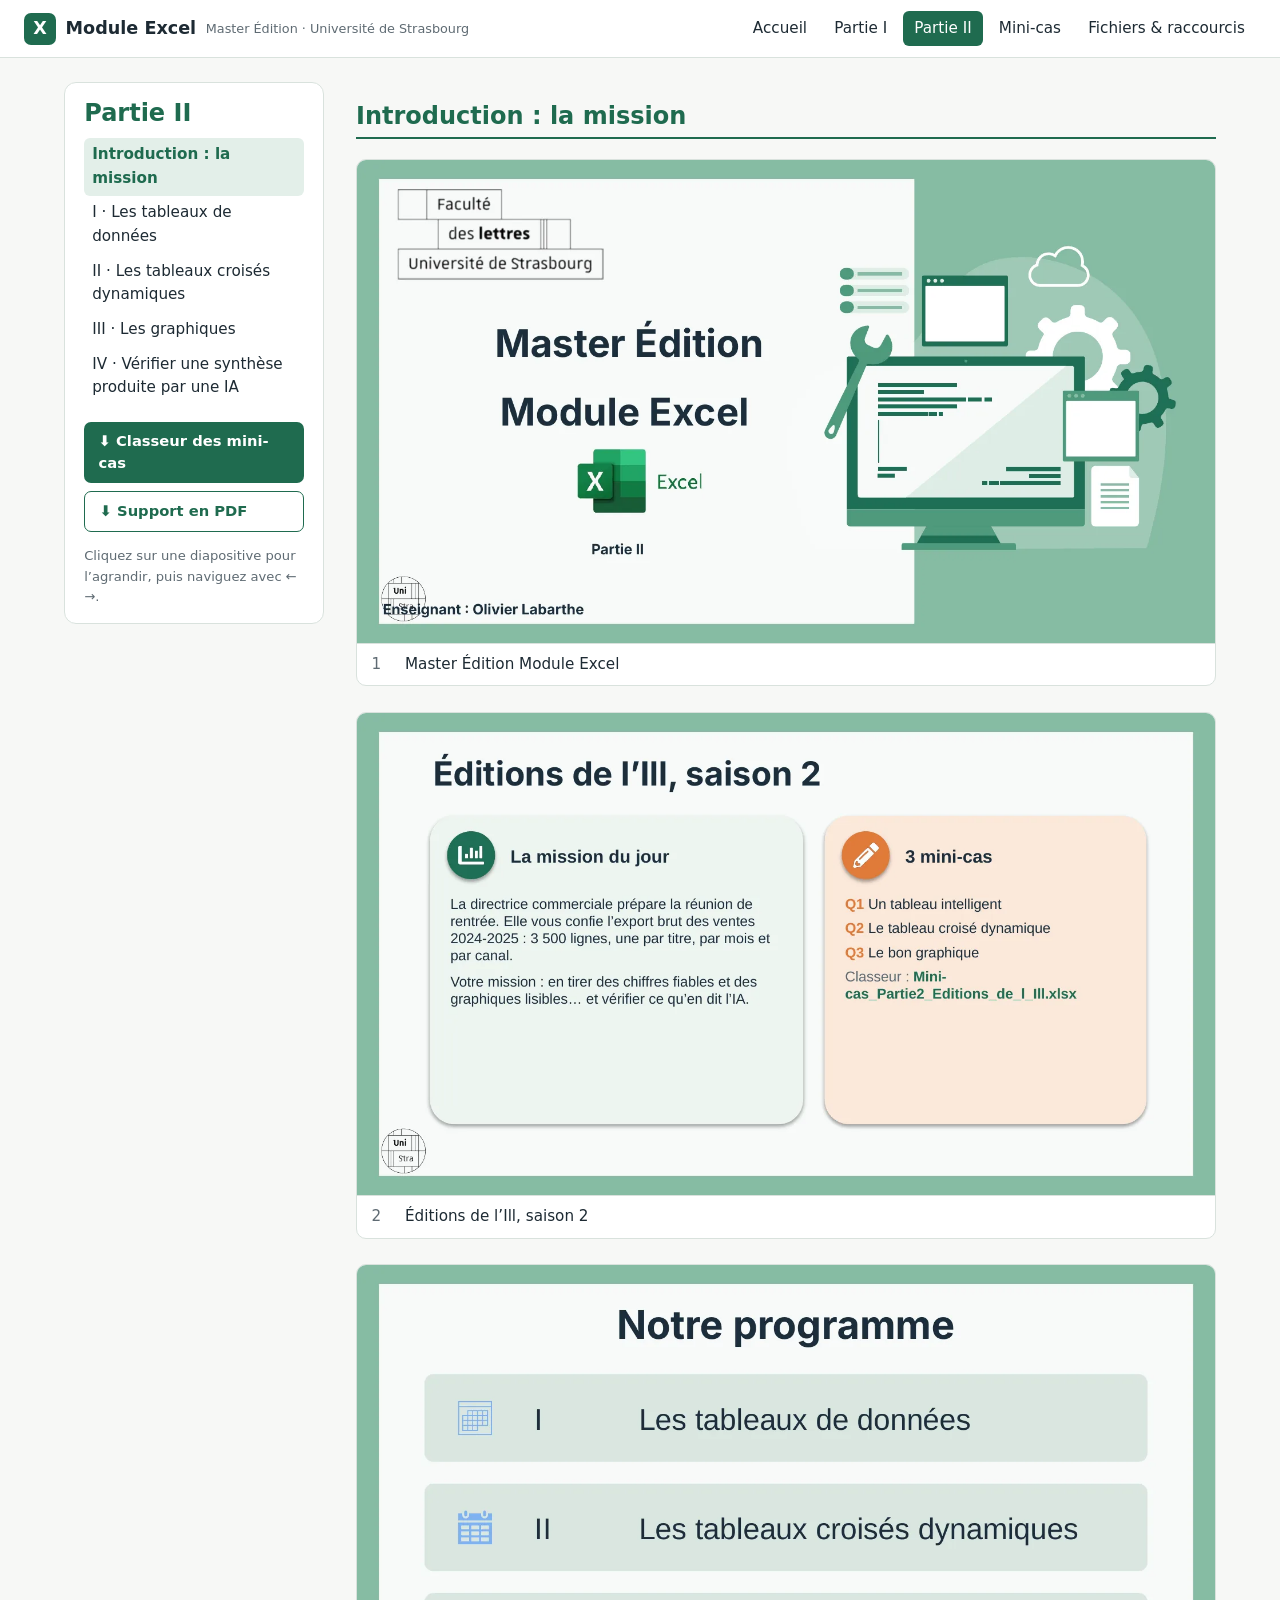
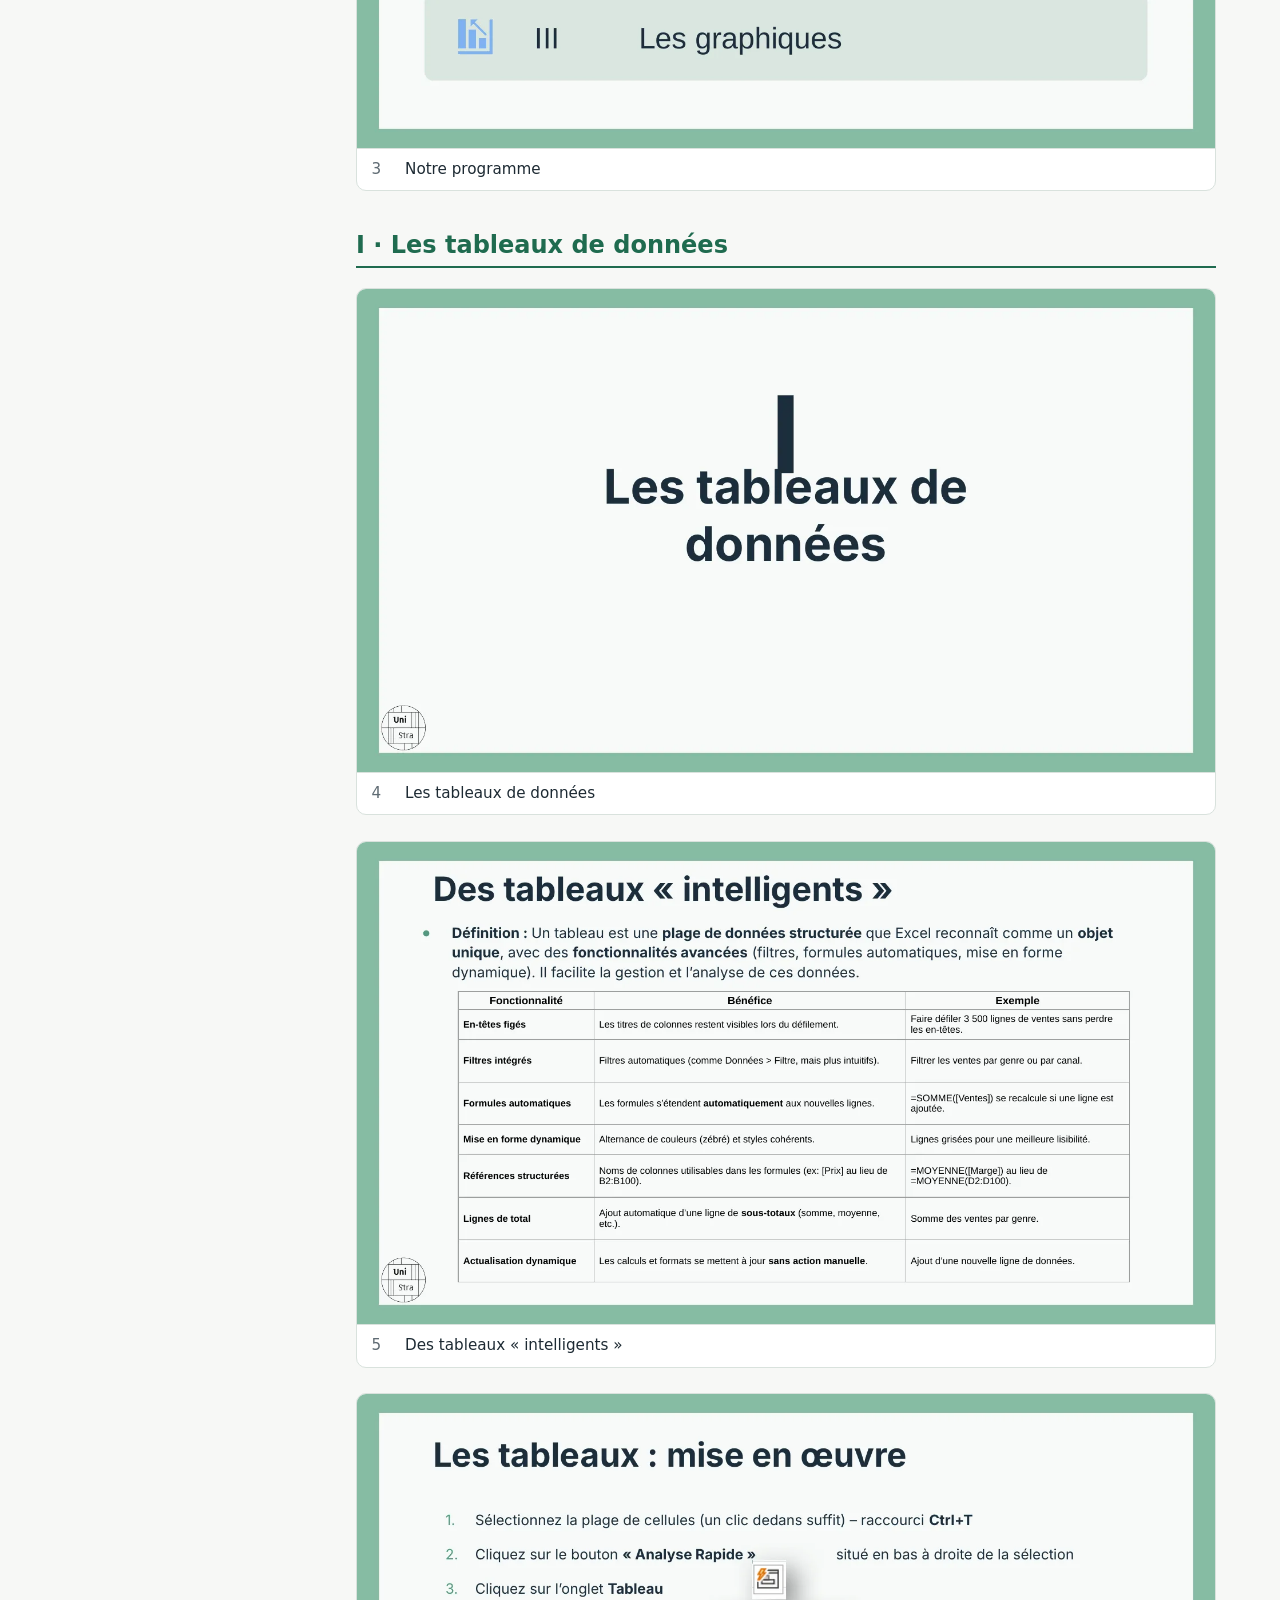
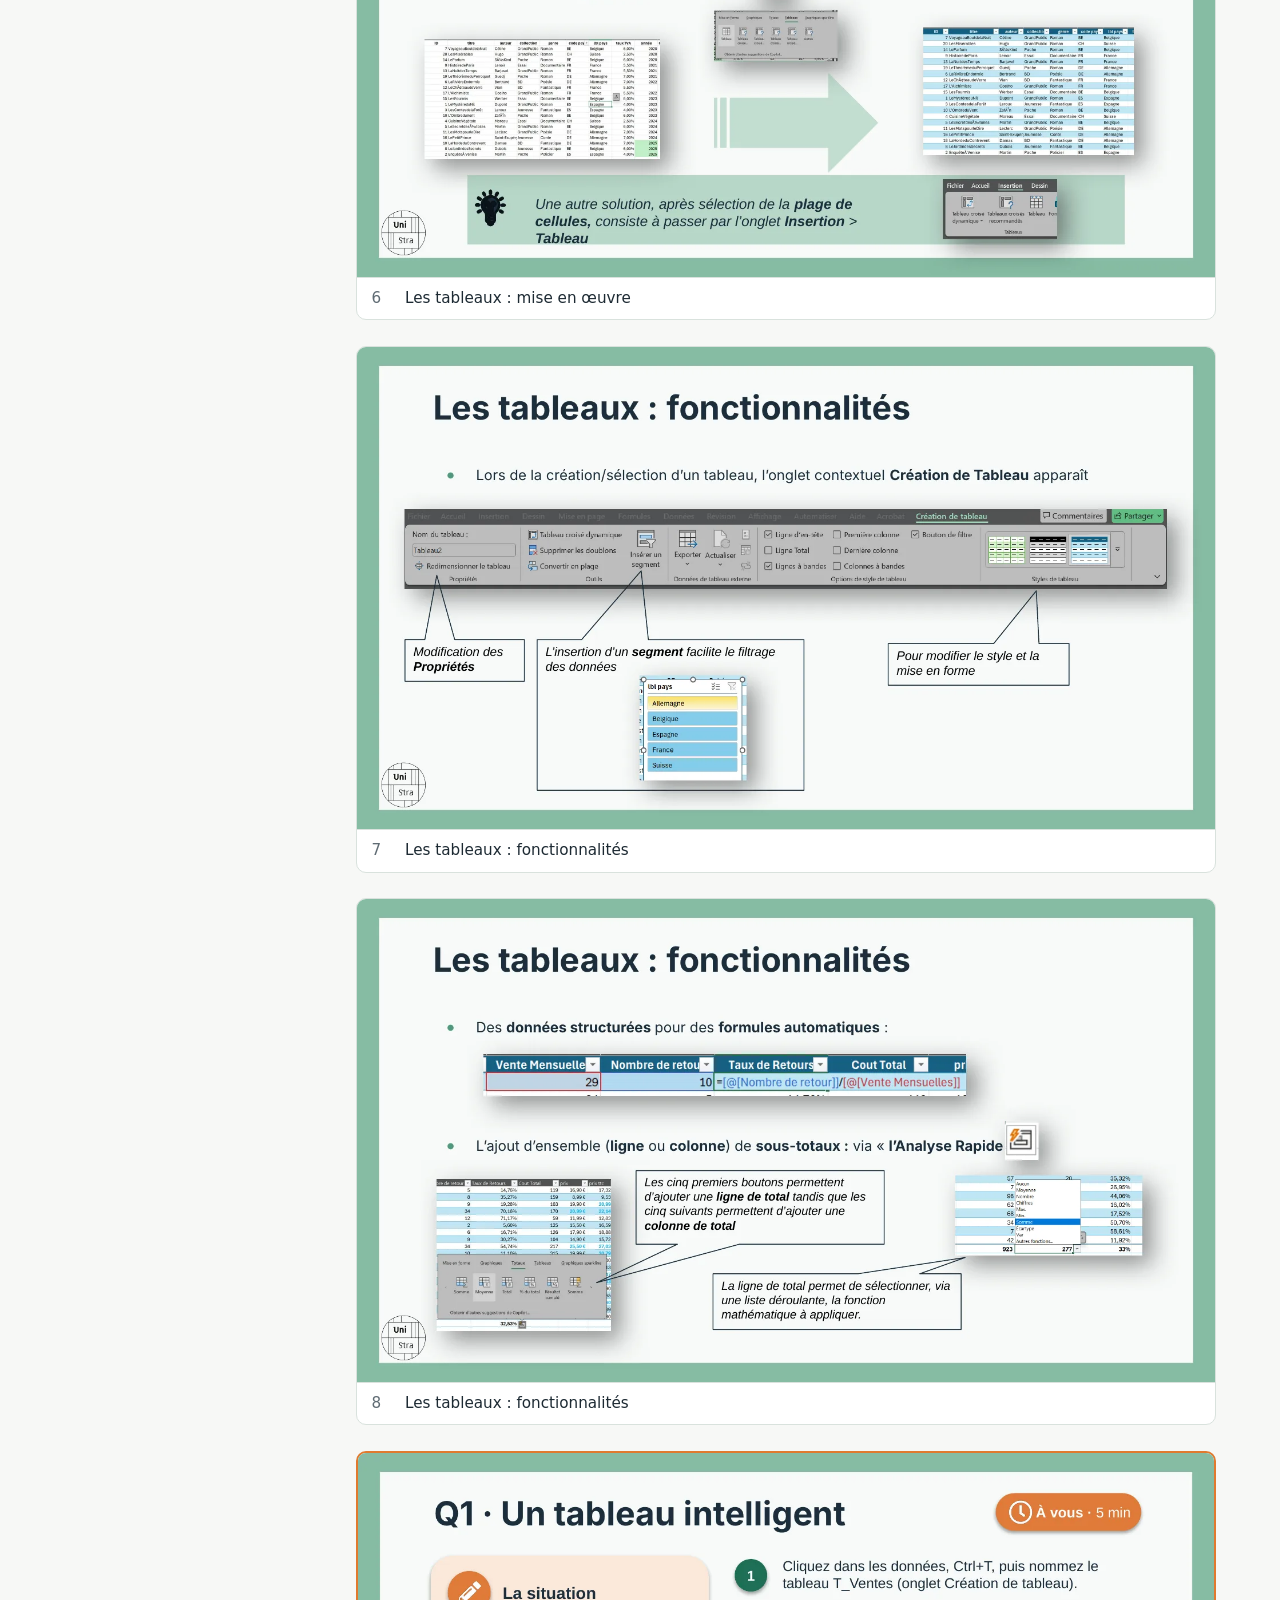
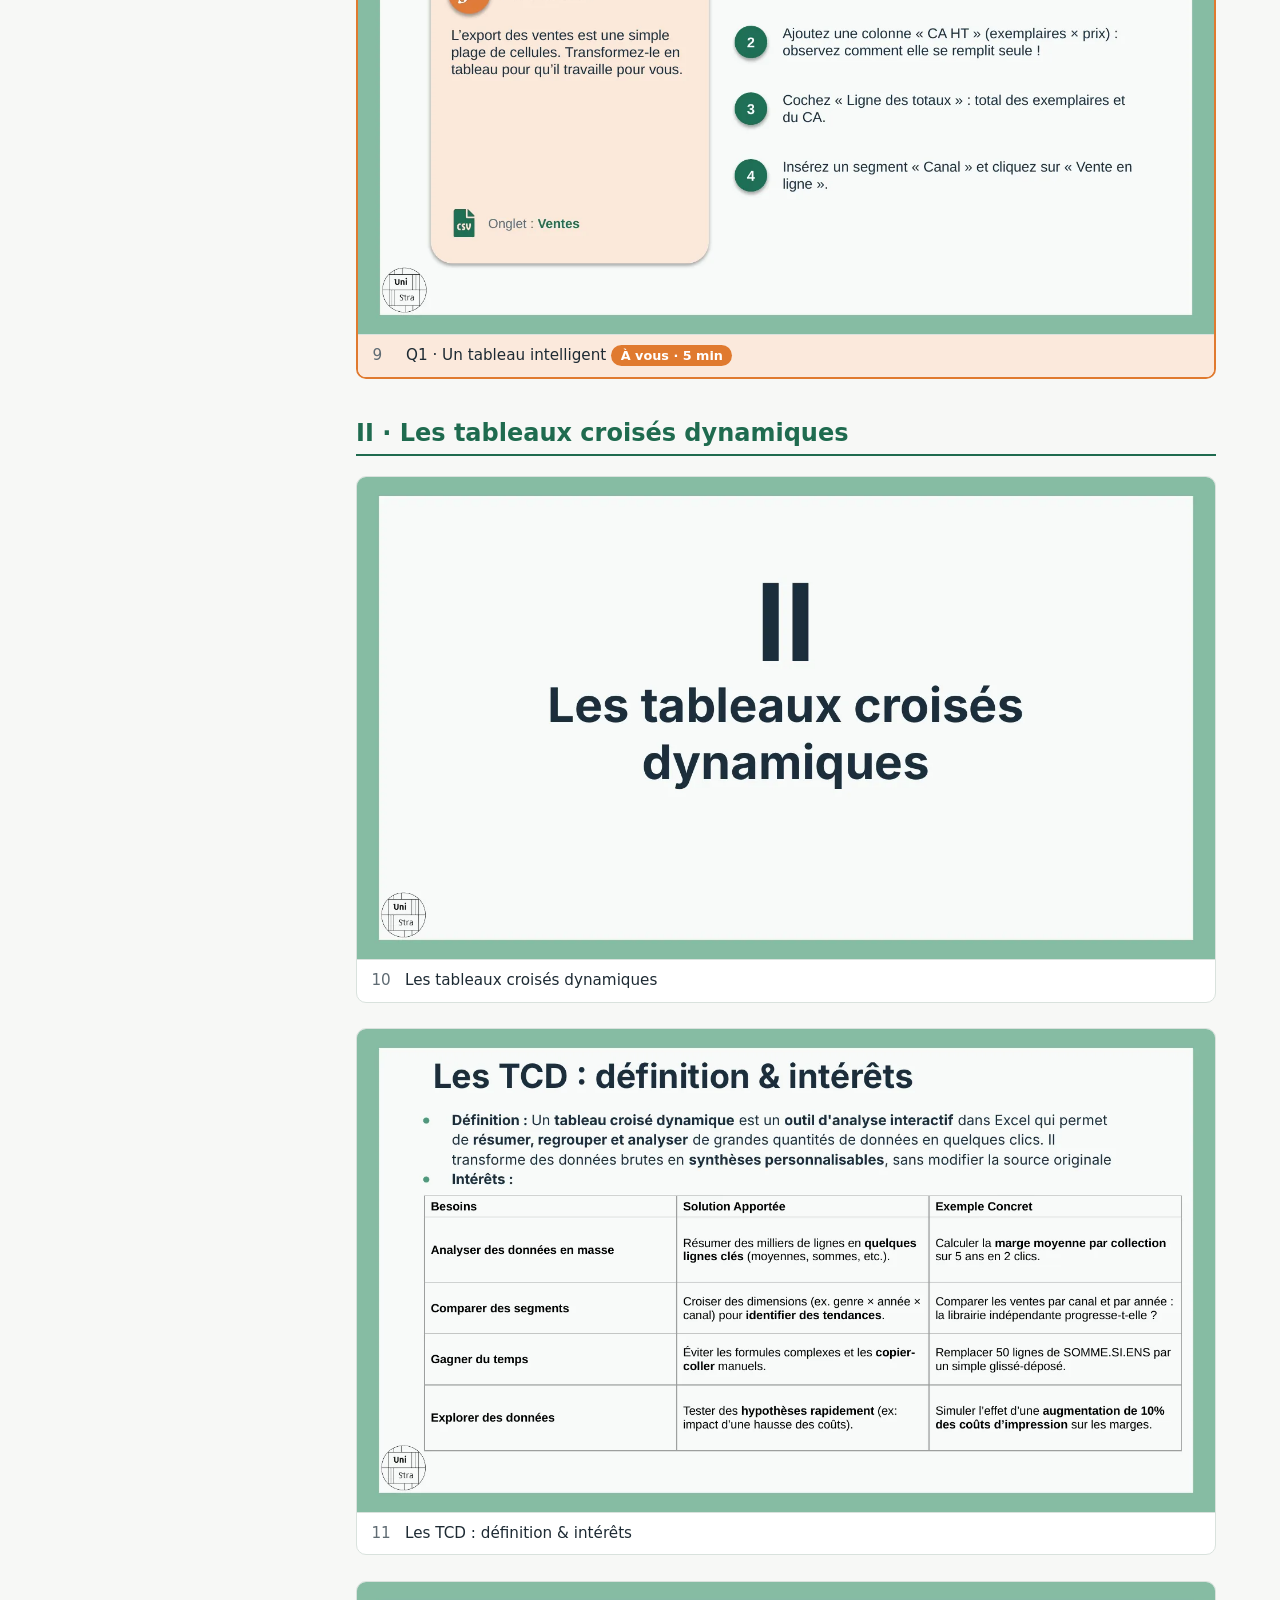
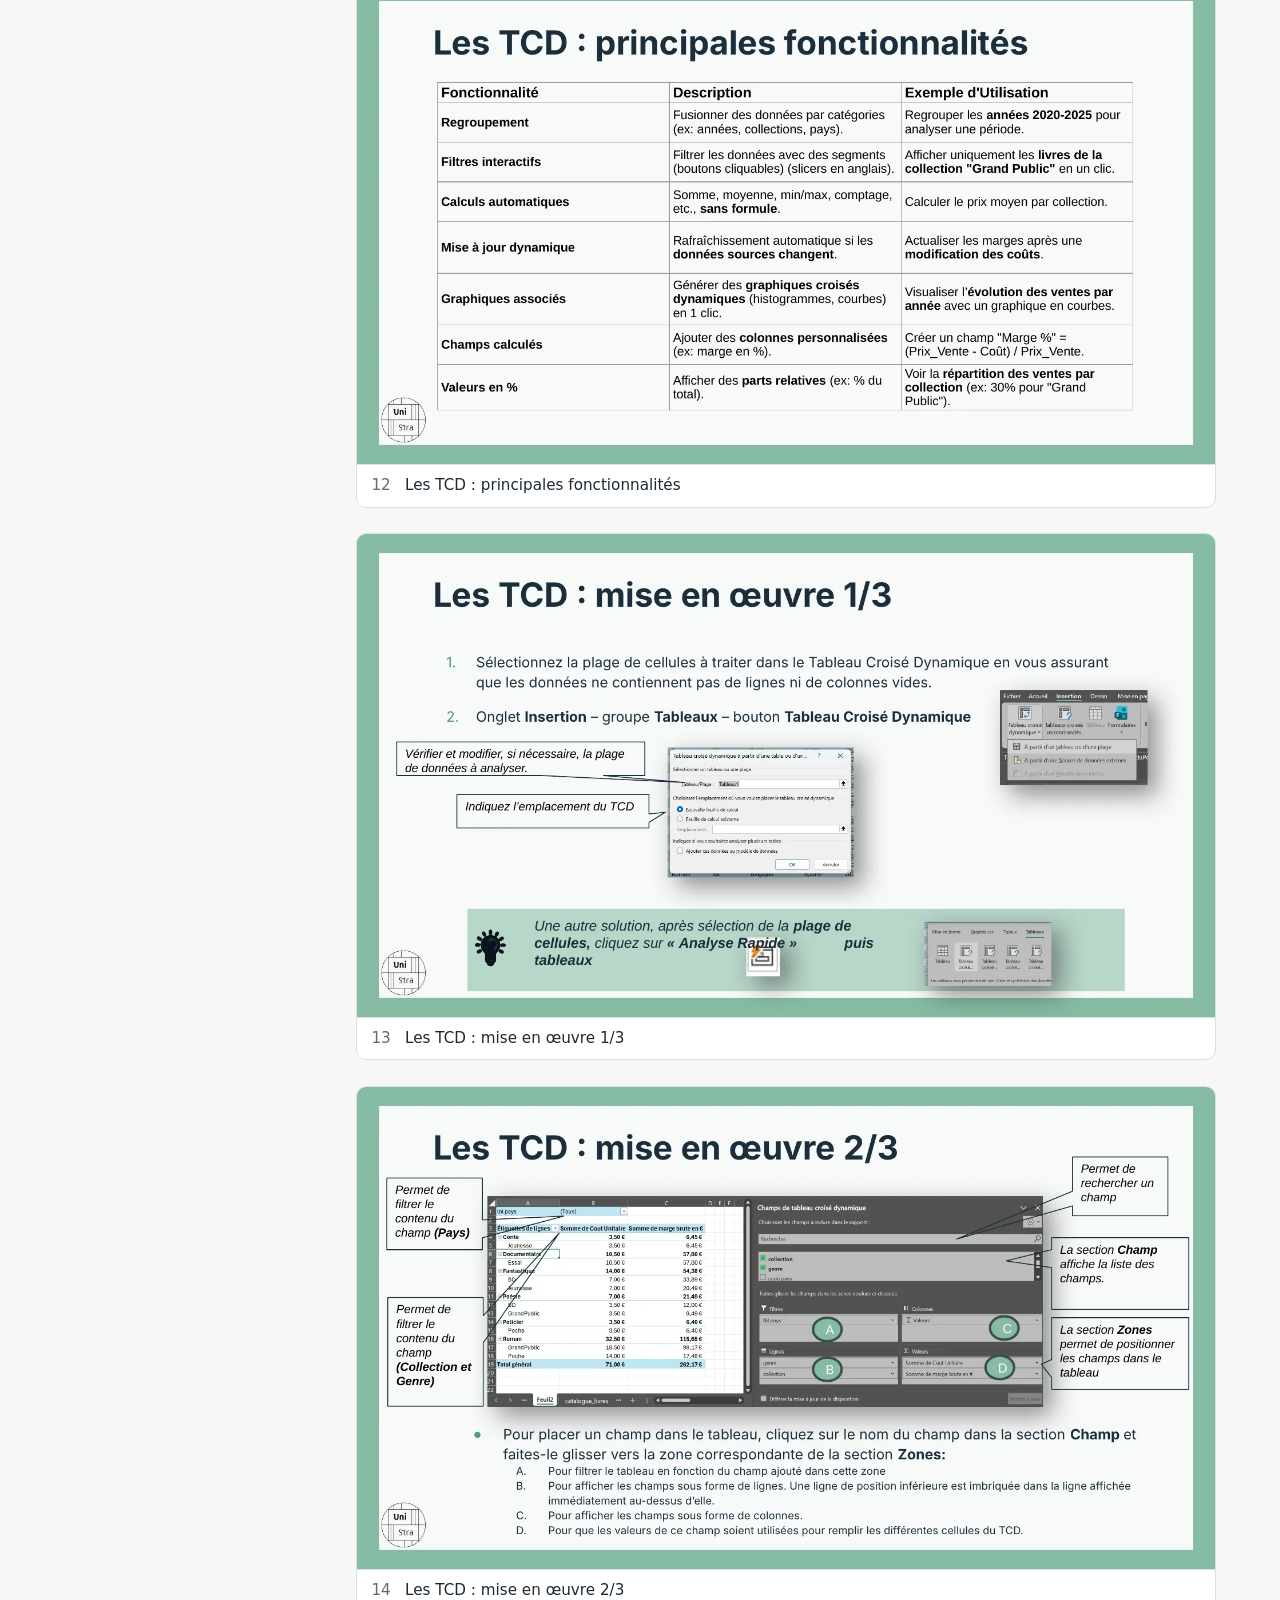
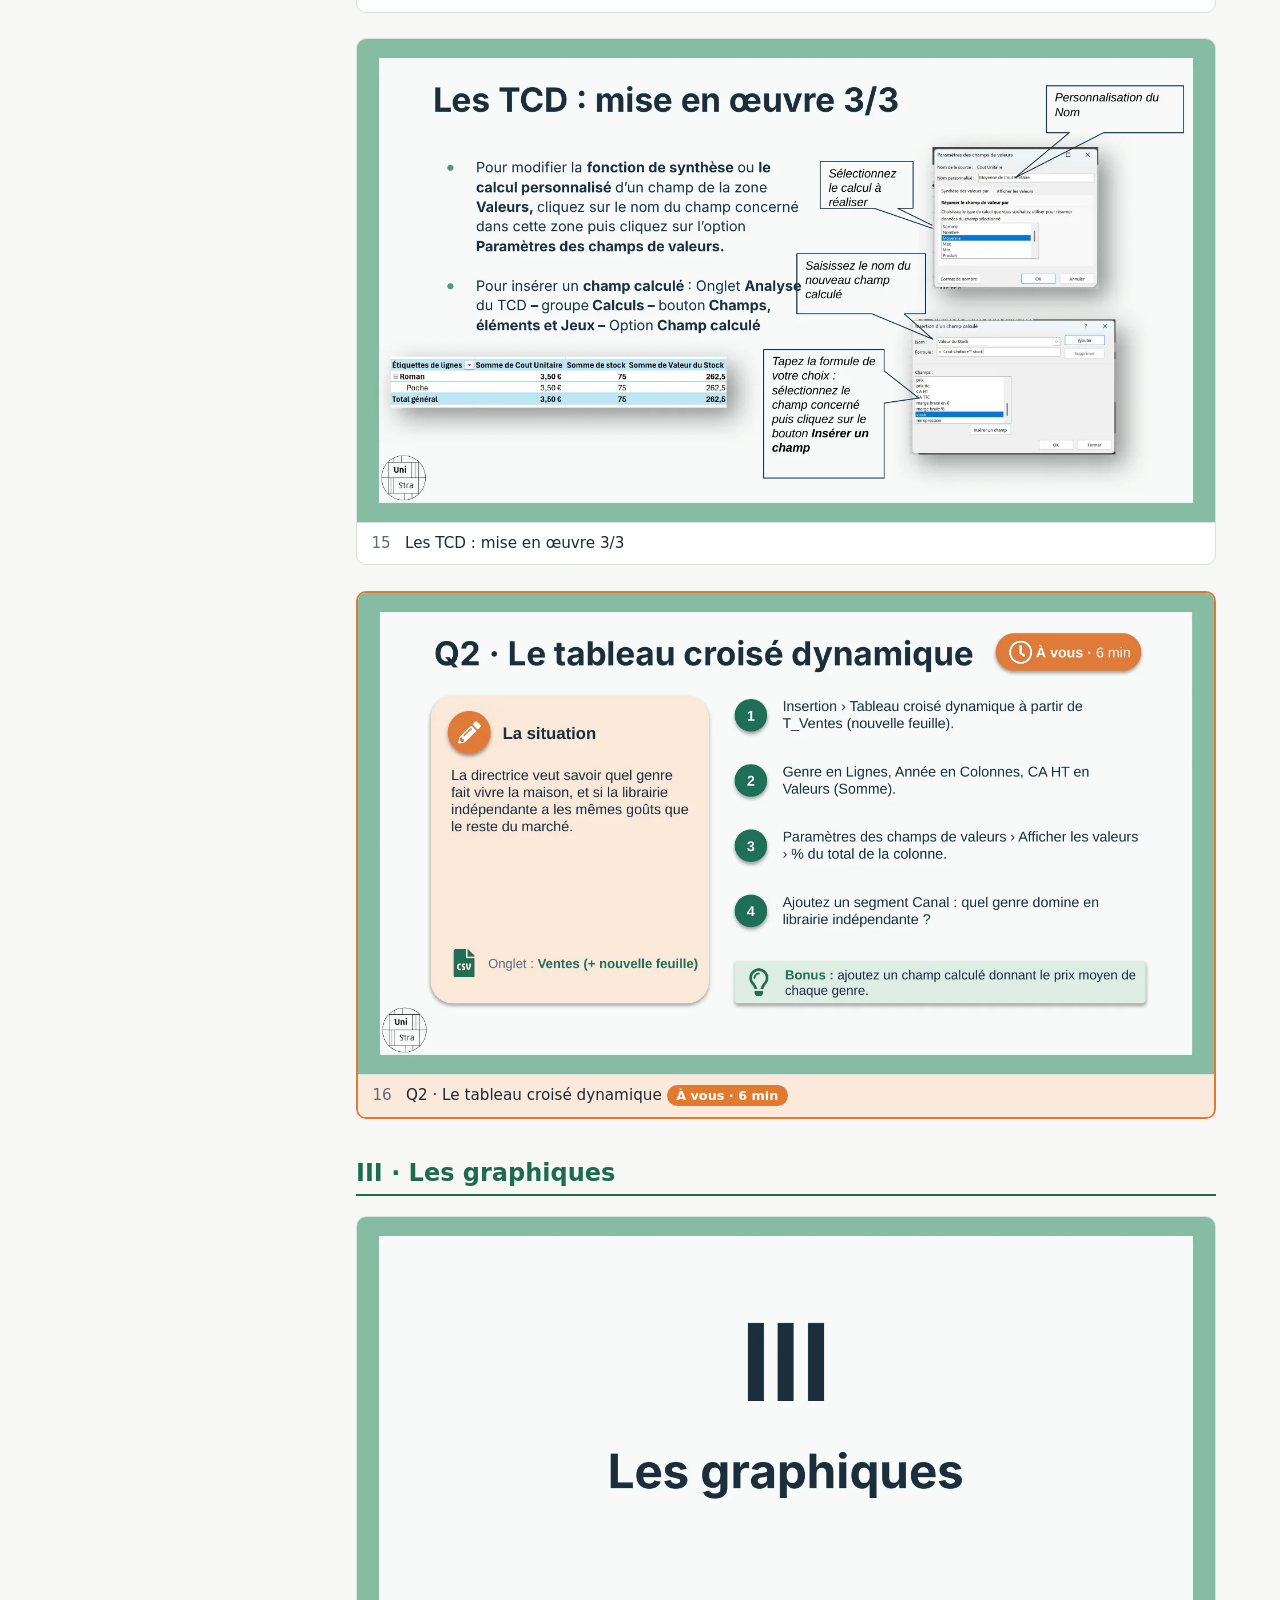
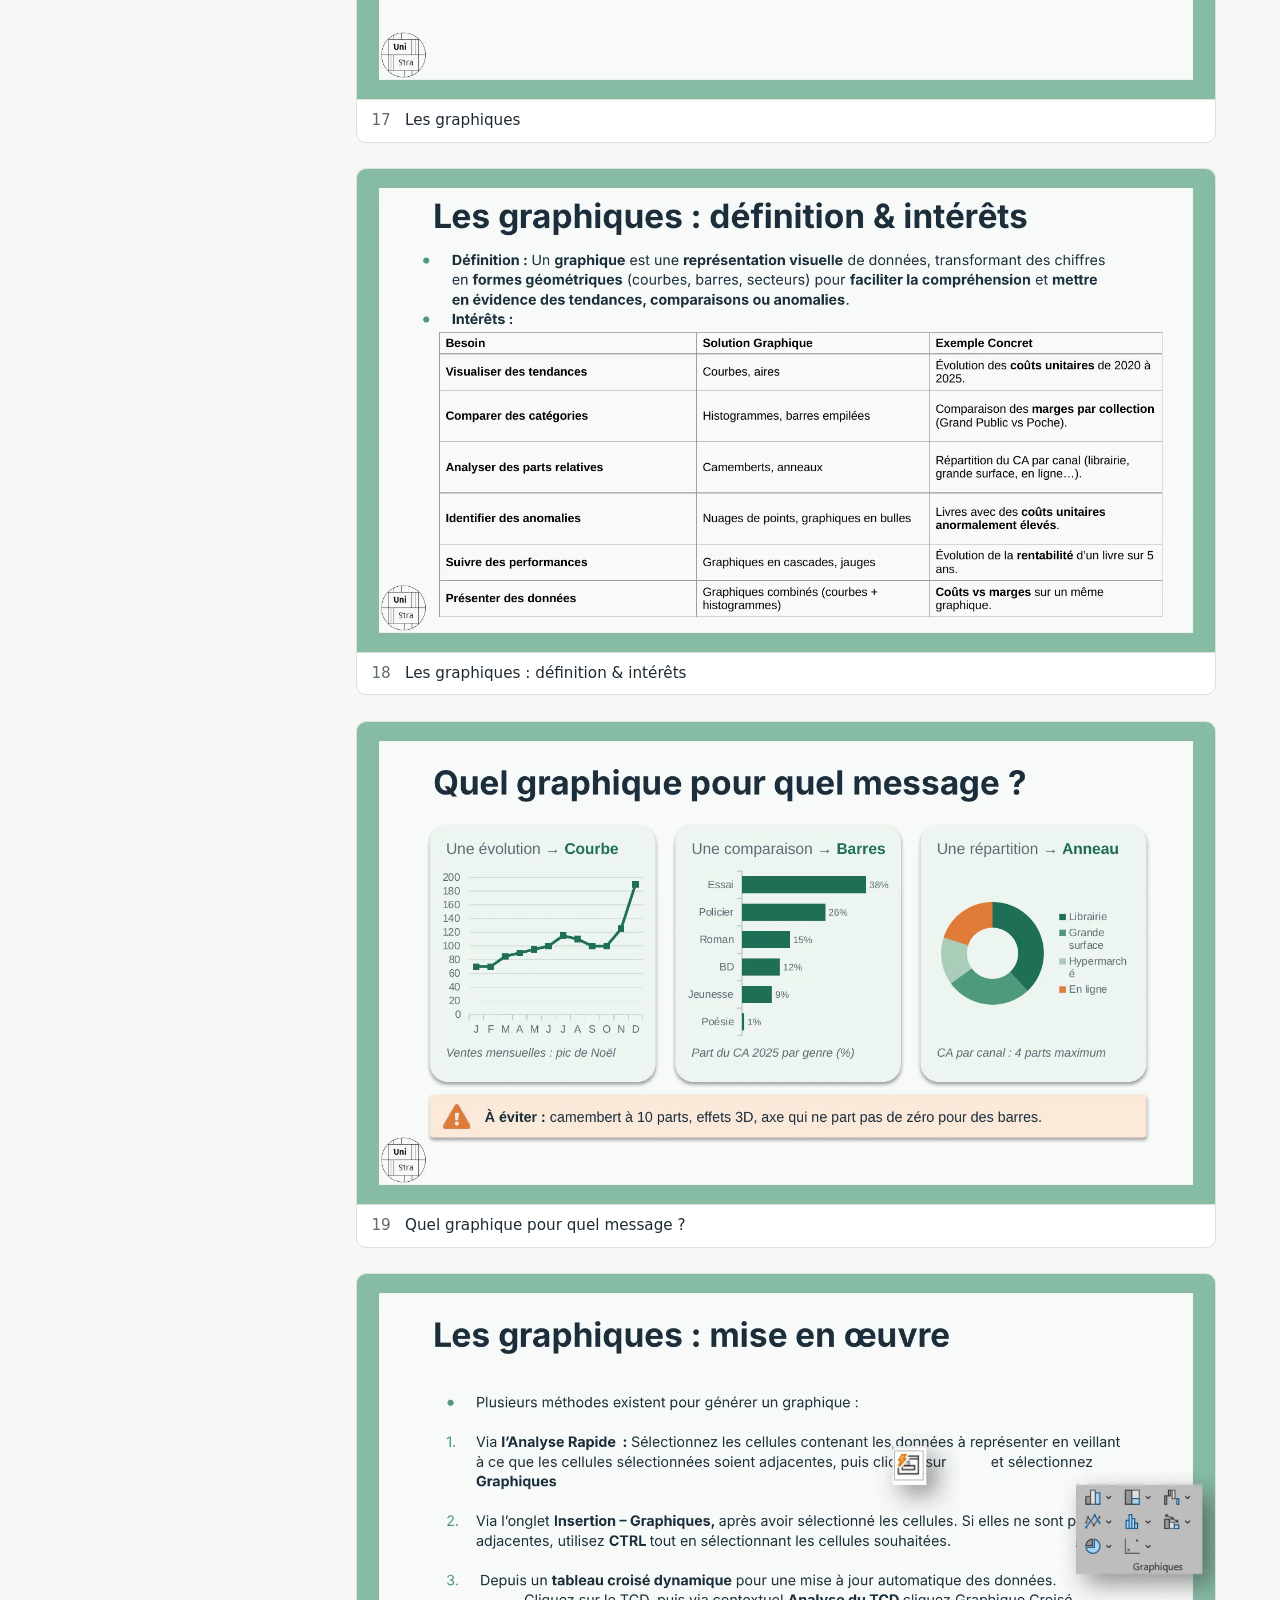
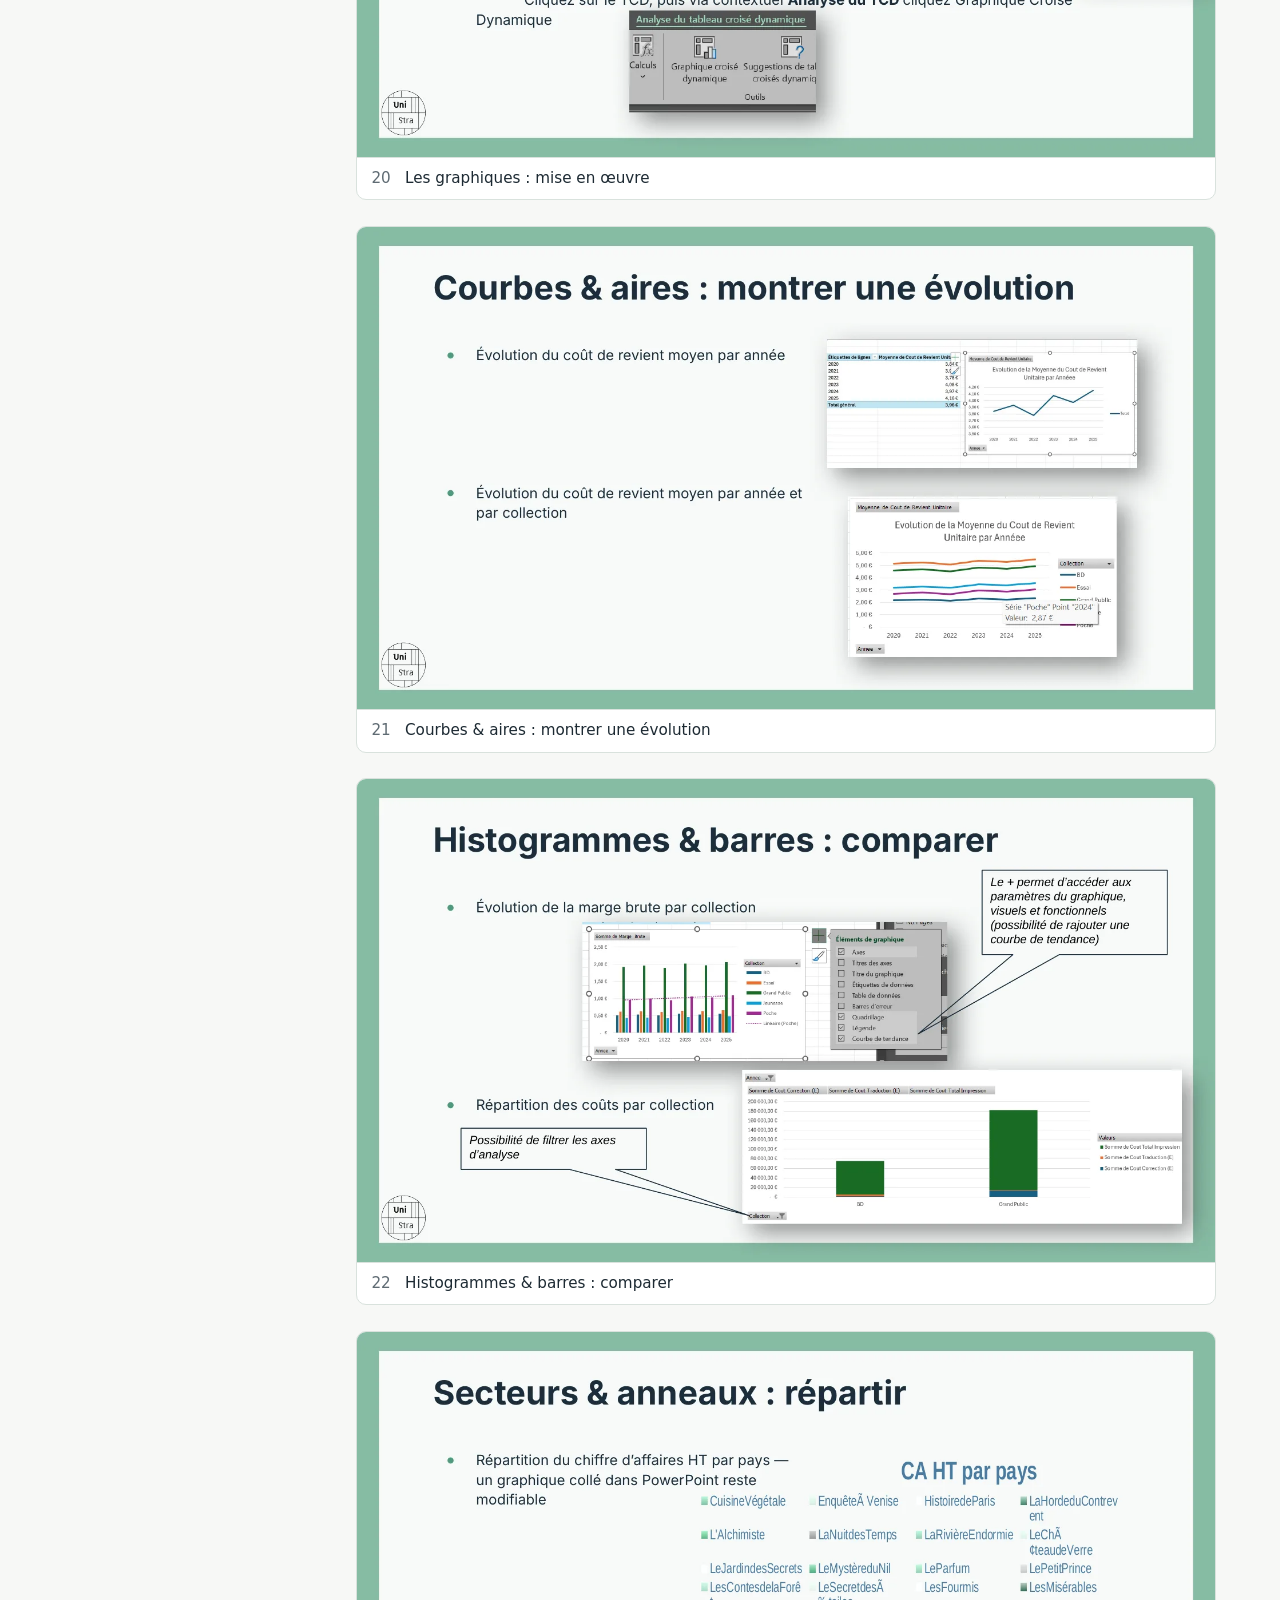
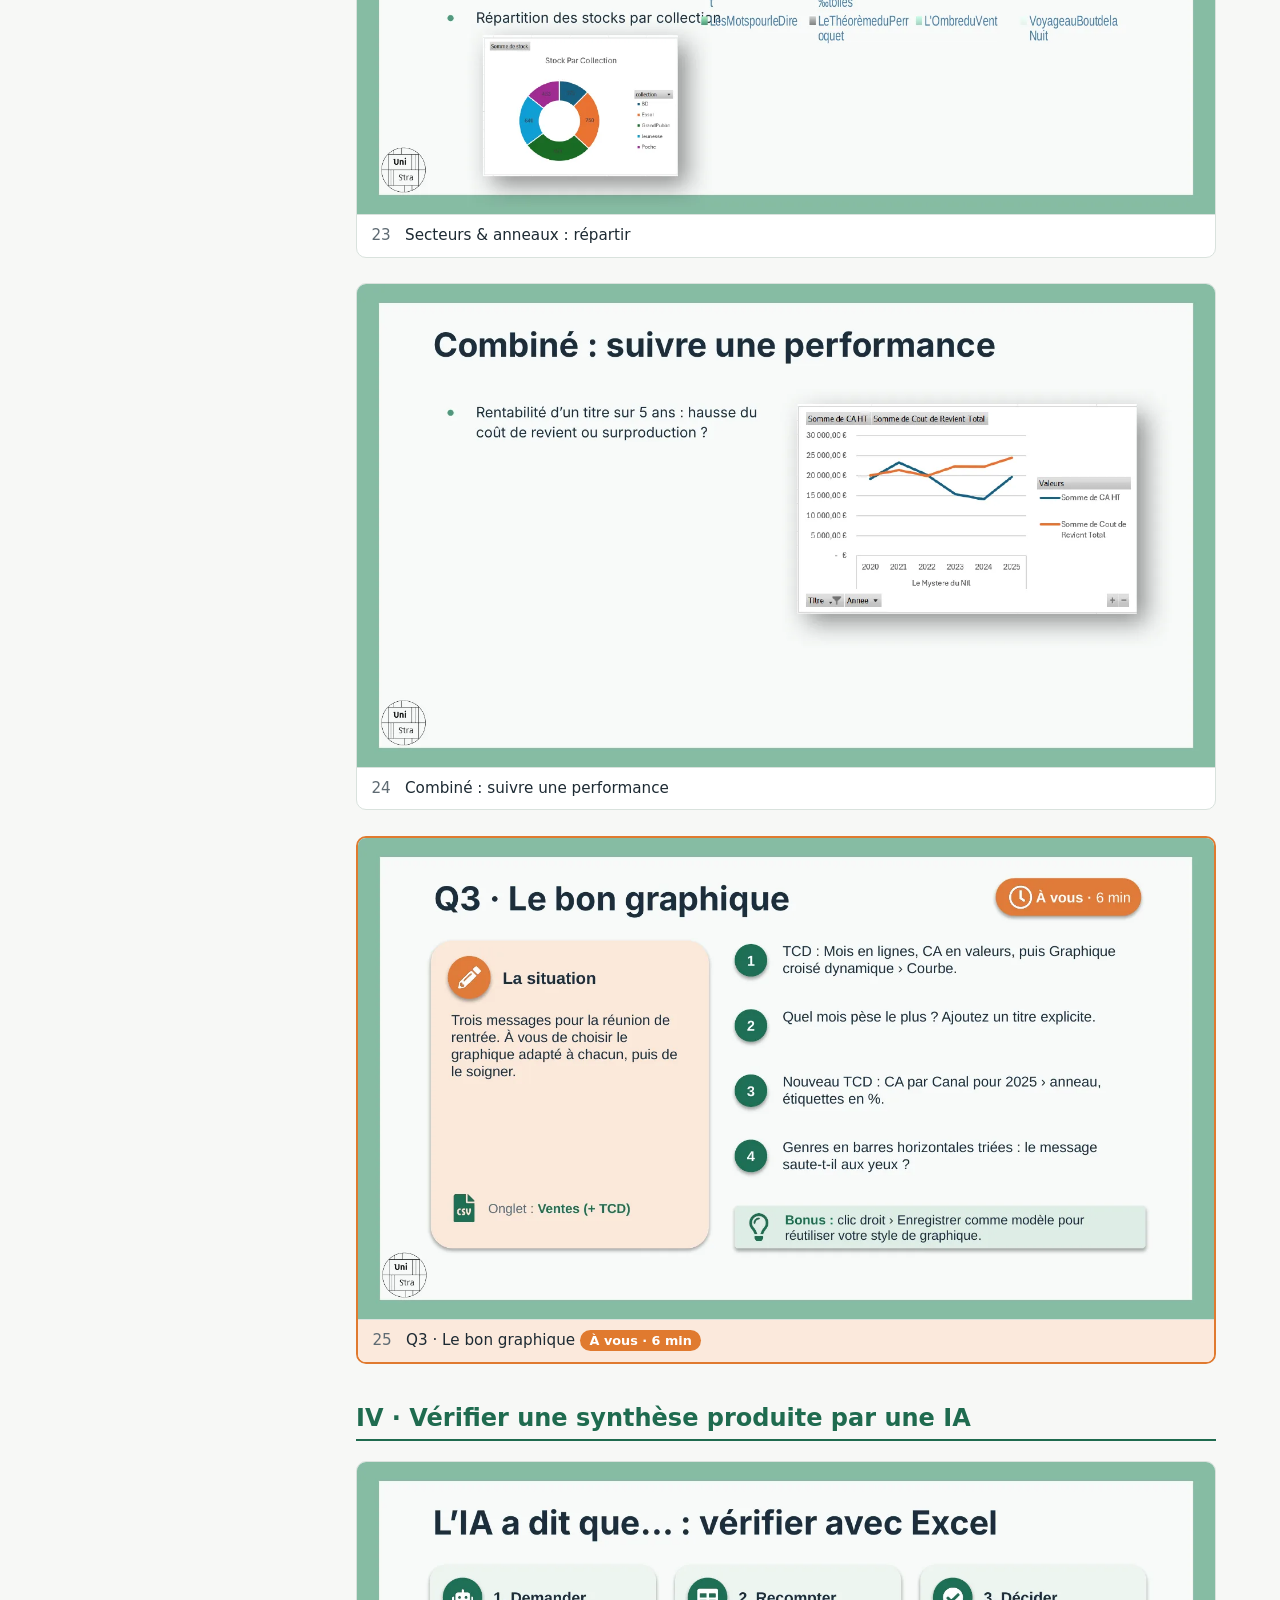
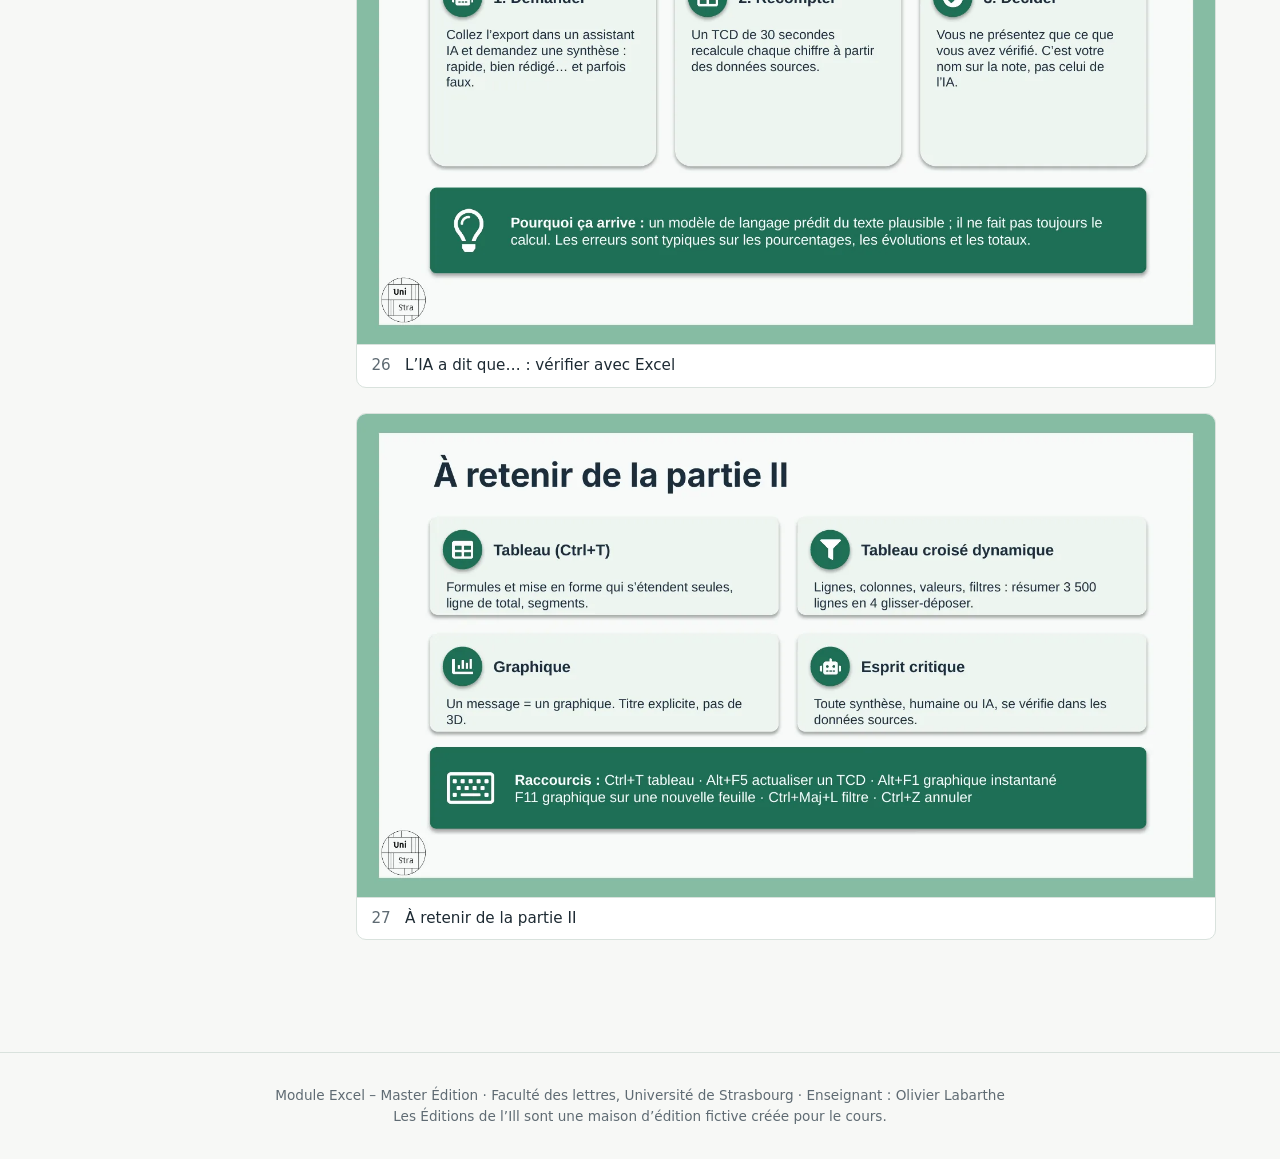
<file: partie-2.html>
<!DOCTYPE html>
<html lang="fr">
<head>
<meta charset="utf-8">
<meta name="viewport" content="width=device-width, initial-scale=1">
<title>Partie II · Module Excel – Master Édition</title>
<link rel="icon" href="data:image/svg+xml,%3Csvg xmlns=%22http://www.w3.org/2000/svg%22 viewBox=%220 0 32 32%22%3E%3Crect width=%2232%22 height=%2232%22 rx=%227%22 fill=%22%231f6b4f%22/%3E%3Ctext x=%2216%22 y=%2223%22 font-size=%2220%22 font-family=%22Arial%22 font-weight=%22bold%22 fill=%22white%22 text-anchor=%22middle%22%3EX%3C/text%3E%3C/svg%3E">
<link rel="stylesheet" href="assets/style.css">
</head>
<body>
<header class="site">
  <a class="brand" href="index.html"><span class="logo">X</span> Module Excel <small>Master Édition · Université de Strasbourg</small></a>
  <nav><a href="index.html">Accueil</a><a href="partie-1.html">Partie I</a><a href="partie-2.html" aria-current="page">Partie II</a><a href="mini-cas.html">Mini-cas</a><a href="ressources.html">Fichiers & raccourcis</a></nav>
</header>
<main>

<div class="part-layout">
<aside class="toc">
  <h1>Partie II</h1>
  <ol><li><a href="#intro">Introduction : la mission</a></li><li><a href="#tableaux">I · Les tableaux de données</a></li><li><a href="#tcd">II · Les tableaux croisés dynamiques</a></li><li><a href="#graphiques">III · Les graphiques</a></li><li><a href="#ia">IV · Vérifier une synthèse produite par une IA</a></li></ol>
  <div class="dl">
    <a class="btn" href="fichiers/Mini-cas_Partie2_Editions_de_l_Ill.xlsx" download>⬇ Classeur des mini-cas</a>
    <a class="btn ghost" href="fichiers/Module_Excel_partie_2.pdf" download>⬇ Support en PDF</a>
  </div>
  <p class="hint">Cliquez sur une diapositive pour l’agrandir, puis naviguez avec ← →.</p>
</aside>
<div class="slides"><section id="intro"><h2>Introduction : la mission</h2><figure class="slide" id="d1"><a href="assets/slides/partie2/01.webp" class="zoom" data-n="1"><img loading="lazy" src="assets/slides/partie2/01.webp" width="1500" height="844" alt="Master Édition Module Excel — Partie II — Enseignant : Olivier Labarthe"></a><figcaption><span class="num">1</span> Master Édition Module Excel </figcaption></figure><figure class="slide" id="d2"><a href="assets/slides/partie2/02.webp" class="zoom" data-n="2"><img loading="lazy" src="assets/slides/partie2/02.webp" width="1500" height="844" alt="Éditions de l’Ill, saison 2 — La mission du jour — La directrice commerciale prépare la réunion de rentrée. Elle vous confie l’export brut des ventes 2024-2025 : 3 500 lignes, une par titre, par mois et par canal. Votre mission : en tirer des chiffres fiables et des graphiques lisibles… et vérifier ce qu’en dit l’IA. — 3 mini-cas — Q1 Un tableau intelligent Q2 Le tableau croisé dynamique Q3 Le bon graphique Classeur : Mini-cas_Partie2_Editions_de_l_Ill.xlsx"></a><figcaption><span class="num">2</span> Éditions de l’Ill, saison 2 </figcaption></figure><figure class="slide" id="d3"><a href="assets/slides/partie2/03.webp" class="zoom" data-n="3"><img loading="lazy" src="assets/slides/partie2/03.webp" width="1500" height="844" alt="Notre programme"></a><figcaption><span class="num">3</span> Notre programme </figcaption></figure></section><section id="tableaux"><h2>I · Les tableaux de données</h2><figure class="slide" id="d4"><a href="assets/slides/partie2/04.webp" class="zoom" data-n="4"><img loading="lazy" src="assets/slides/partie2/04.webp" width="1500" height="844" alt="Les tableaux de données — I"></a><figcaption><span class="num">4</span> Les tableaux de données </figcaption></figure><figure class="slide" id="d5"><a href="assets/slides/partie2/05.webp" class="zoom" data-n="5"><img loading="lazy" src="assets/slides/partie2/05.webp" width="1500" height="844" alt="Des tableaux « intelligents » — Définition : Un tableau est une plage de données structurée que Excel reconnaît comme un objet unique, avec des fonctionnalités avancées (filtres, formules automatiques, mise en forme dynamique). Il facilite la gestion et l’analyse de ces données. — Fonctionnalité ; Bénéfice ; Exemple — En-têtes figés ; Les titres de colonnes restent visibles lors du défilement. ; Faire défiler 3 500 lignes de ventes sans perdre les en-têtes. — Filtres intégrés ; Filtres automatiques (comme Données &gt; Filtre, mais plus intuitifs). ; Filtrer les ventes par genre ou par canal. — Formules automatiques ; Les formules s’étendent automatiquement aux nouvelles lignes. ; =SOMME([Ventes]) se recalcule si une ligne est ajoutée. — Mise en forme dynamique ; Alternance de couleurs (zébré) et styles cohérents. ; Lignes grisées pour une meilleure lisibilité. — Références structurées ; Noms de colonnes utilisables dans les formules (ex: [Prix] au lieu de B2:B100). ; =MOYENNE([Marge]) au lieu de =MOYENNE(D2:D100). — Lignes de total ; Ajout automatique d’une ligne de sous-totaux (somme, moyenne, etc.). ; Somme des ventes par genre. — Actualisation dynamique ; Les calculs et formats se mettent à jour sans action manuelle. ; Ajout d’une nouvelle ligne de données."></a><figcaption><span class="num">5</span> Des tableaux « intelligents » </figcaption></figure><figure class="slide" id="d6"><a href="assets/slides/partie2/06.webp" class="zoom" data-n="6"><img loading="lazy" src="assets/slides/partie2/06.webp" width="1500" height="844" alt="Les tableaux : mise en œuvre — Sélectionnez la plage de cellules (un clic dedans suffit) – raccourci Ctrl+T Cliquez sur le bouton « Analyse Rapide » situé en bas à droite de la sélection Cliquez sur l’onglet Tableau — Une autre solution, après sélection de la plage de cellules, consiste à passer par l’onglet Insertion &gt; Tableau"></a><figcaption><span class="num">6</span> Les tableaux : mise en œuvre </figcaption></figure><figure class="slide" id="d7"><a href="assets/slides/partie2/07.webp" class="zoom" data-n="7"><img loading="lazy" src="assets/slides/partie2/07.webp" width="1500" height="844" alt="Les tableaux : fonctionnalités — Lors de la création/sélection d’un tableau, l’onglet contextuel Création de Tableau apparaît — Modification des Propriétés — L’insertion d’un segment facilite le filtrage des données — Pour modifier le style et la mise en forme"></a><figcaption><span class="num">7</span> Les tableaux : fonctionnalités </figcaption></figure><figure class="slide" id="d8"><a href="assets/slides/partie2/08.webp" class="zoom" data-n="8"><img loading="lazy" src="assets/slides/partie2/08.webp" width="1500" height="844" alt="Les tableaux : fonctionnalités — Des données structurées pour des formules automatiques : L’ajout d’ensemble (ligne ou colonne) de sous-totaux : via « l’Analyse Rapide » — Les cinq premiers boutons permettent d’ajouter une ligne de total tandis que les cinq suivants permettent d’ajouter une colonne de total — La ligne de total permet de sélectionner, via une liste déroulante, la fonction mathématique à appliquer."></a><figcaption><span class="num">8</span> Les tableaux : fonctionnalités </figcaption></figure><figure class="slide minicas" id="d9"><a href="assets/slides/partie2/09.webp" class="zoom" data-n="9"><img loading="lazy" src="assets/slides/partie2/09.webp" width="1500" height="844" alt="Q1 · Un tableau intelligent — À vous · 5 min — La situation — L’export des ventes est une simple plage de cellules. Transformez-le en tableau pour qu’il travaille pour vous. — Onglet : Ventes — 1 — Cliquez dans les données, Ctrl+T, puis nommez le tableau T_Ventes (onglet Création de tableau). — 2 — Ajoutez une colonne « CA HT » (exemplaires × prix) : observez comment elle se remplit seule ! — 3 — Cochez « Ligne des totaux » : total des exemplaires et du CA. — 4 — Insérez un segment « Canal » et cliquez sur « Vente en ligne »."></a><figcaption><span class="num">9</span> Q1 · Un tableau intelligent <span class="badge">À vous · 5 min</span></figcaption></figure></section><section id="tcd"><h2>II · Les tableaux croisés dynamiques</h2><figure class="slide" id="d10"><a href="assets/slides/partie2/10.webp" class="zoom" data-n="10"><img loading="lazy" src="assets/slides/partie2/10.webp" width="1500" height="844" alt="Les tableaux croisés dynamiques — II"></a><figcaption><span class="num">10</span> Les tableaux croisés dynamiques </figcaption></figure><figure class="slide" id="d11"><a href="assets/slides/partie2/11.webp" class="zoom" data-n="11"><img loading="lazy" src="assets/slides/partie2/11.webp" width="1500" height="844" alt="Les TCD : définition &amp; intérêts — Définition : Un tableau croisé dynamique est un outil d&#x27;analyse interactif dans Excel qui permet de résumer, regrouper et analyser de grandes quantités de données en quelques clics. Il transforme des données brutes en synthèses personnalisables, sans modifier la source originale Intérêts : — Besoins ; Solution Apportée ; Exemple Concret — Analyser des données en masse ; Résumer des milliers de lignes en quelques lignes clés (moyennes, sommes, etc.). ; Calculer la marge moyenne par collection sur 5 ans en 2 clics. — Comparer des segments ; Croiser des dimensions (ex. genre × année × canal) pour identifier des tendances. ; Comparer les ventes par canal et par année : la librairie indépendante progresse-t-elle ? — Gagner du temps ; Éviter les formules complexes et les copier-coller manuels. ; Remplacer 50 lignes de SOMME.SI.ENS par un simple glissé-déposé. — Explorer des données ; Tester des hypothèses rapidement (ex: impact d’une hausse des coûts). ; Simuler l’effet d’une augmentation de 10% des coûts d’impression sur les marges."></a><figcaption><span class="num">11</span> Les TCD : définition &amp; intérêts </figcaption></figure><figure class="slide" id="d12"><a href="assets/slides/partie2/12.webp" class="zoom" data-n="12"><img loading="lazy" src="assets/slides/partie2/12.webp" width="1500" height="844" alt="Les TCD : principales fonctionnalités — Fonctionnalité ; Description ; Exemple d&#x27;Utilisation — Regroupement ; Fusionner des données par catégories (ex: années, collections, pays). ; Regrouper les années 2020-2025 pour analyser une période. — Filtres interactifs ; Filtrer les données avec des segments (boutons cliquables) (slicers en anglais). ; Afficher uniquement les livres de la collection &quot;Grand Public&quot; en un clic. — Calculs automatiques ; Somme, moyenne, min/max, comptage, etc., sans formule. ; Calculer le prix moyen par collection. — Mise à jour dynamique ; Rafraîchissement automatique si les données sources changent. ; Actualiser les marges après une modification des coûts. — Graphiques associés ; Générer des graphiques croisés dynamiques (histogrammes, courbes) en 1 clic. ; Visualiser l’évolution des ventes par année avec un graphique en courbes. — Champs calculés ; Ajouter des colonnes personnalisées (ex: marge en %). ; Créer un champ &quot;Marge %&quot; = (Prix_Vente - Coût) / Prix_Vente. — Valeurs en % ; Afficher des parts relatives (ex: % du total). ; Voir la répartition des ventes par collection (ex: 30% pour &quot;Grand Public&quot;)."></a><figcaption><span class="num">12</span> Les TCD : principales fonctionnalités </figcaption></figure><figure class="slide" id="d13"><a href="assets/slides/partie2/13.webp" class="zoom" data-n="13"><img loading="lazy" src="assets/slides/partie2/13.webp" width="1500" height="844" alt="Les TCD : mise en œuvre 1/3 — Sélectionnez la plage de cellules à traiter dans le Tableau Croisé Dynamique en vous assurant que les données ne contiennent pas de lignes ni de colonnes vides. Onglet Insertion – groupe Tableaux – bouton Tableau Croisé Dynamique — Une autre solution, après sélection de la plage de cellules, cliquez sur « Analyse Rapide » puis tableaux — Vérifier et modifier, si nécessaire, la plage de données à analyser. — Indiquez l’emplacement du TCD"></a><figcaption><span class="num">13</span> Les TCD : mise en œuvre 1/3 </figcaption></figure><figure class="slide" id="d14"><a href="assets/slides/partie2/14.webp" class="zoom" data-n="14"><img loading="lazy" src="assets/slides/partie2/14.webp" width="1500" height="844" alt="Les TCD : mise en œuvre 2/3 — Pour placer un champ dans le tableau, cliquez sur le nom du champ dans la section Champ et faites-le glisser vers la zone correspondante de la section Zones: Pour filtrer le tableau en fonction du champ ajouté dans cette zone Pour afficher les champs sous forme de lignes. Une ligne de position inférieure est imbriquée dans la ligne affichée immédiatement au-dessus d’elle. Pour afficher les champs sous forme de colonnes. Pour que les valeurs de ce champ soient utilisées pour remplir les différentes cellules du TCD. — La section Champ affiche la liste des champs. — La section Zones permet de positionner les champs dans le tableau — Permet de rechercher un champ — A — B — C — D — Permet de filtrer le contenu du champ (Pays) — Permet de filtrer le contenu du champ (Collection et Genre)"></a><figcaption><span class="num">14</span> Les TCD : mise en œuvre 2/3 </figcaption></figure><figure class="slide" id="d15"><a href="assets/slides/partie2/15.webp" class="zoom" data-n="15"><img loading="lazy" src="assets/slides/partie2/15.webp" width="1500" height="844" alt="Les TCD : mise en œuvre 3/3 — Sélectionnez le calcul à réaliser — Pour modifier la fonction de synthèse ou le calcul personnalisé d’un champ de la zone Valeurs, cliquez sur le nom du champ concerné dans cette zone puis cliquez sur l’option Paramètres des champs de valeurs. Pour insérer un champ calculé : Onglet Analyse du TCD – groupe Calculs – bouton Champs, éléments et Jeux – Option Champ calculé — Personnalisation du Nom — Saisissez le nom du nouveau champ calculé — Tapez la formule de votre choix : sélectionnez le champ concerné puis cliquez sur le bouton Insérer un champ"></a><figcaption><span class="num">15</span> Les TCD : mise en œuvre 3/3 </figcaption></figure><figure class="slide minicas" id="d16"><a href="assets/slides/partie2/16.webp" class="zoom" data-n="16"><img loading="lazy" src="assets/slides/partie2/16.webp" width="1500" height="844" alt="Q2 · Le tableau croisé dynamique — À vous · 6 min — La situation — La directrice veut savoir quel genre fait vivre la maison, et si la librairie indépendante a les mêmes goûts que le reste du marché. — Onglet : Ventes (+ nouvelle feuille) — 1 — Insertion › Tableau croisé dynamique à partir de T_Ventes (nouvelle feuille). — 2 — Genre en Lignes, Année en Colonnes, CA HT en Valeurs (Somme). — 3 — Paramètres des champs de valeurs › Afficher les valeurs › % du total de la colonne. — 4 — Ajoutez un segment Canal : quel genre domine en librairie indépendante ? — Bonus : ajoutez un champ calculé donnant le prix moyen de chaque genre."></a><figcaption><span class="num">16</span> Q2 · Le tableau croisé dynamique <span class="badge">À vous · 6 min</span></figcaption></figure></section><section id="graphiques"><h2>III · Les graphiques</h2><figure class="slide" id="d17"><a href="assets/slides/partie2/17.webp" class="zoom" data-n="17"><img loading="lazy" src="assets/slides/partie2/17.webp" width="1500" height="844" alt="Les graphiques — III"></a><figcaption><span class="num">17</span> Les graphiques </figcaption></figure><figure class="slide" id="d18"><a href="assets/slides/partie2/18.webp" class="zoom" data-n="18"><img loading="lazy" src="assets/slides/partie2/18.webp" width="1500" height="844" alt="Les graphiques : définition &amp; intérêts — Définition : Un graphique est une représentation visuelle de données, transformant des chiffres en formes géométriques (courbes, barres, secteurs) pour faciliter la compréhension et mettre en évidence des tendances, comparaisons ou anomalies. Intérêts : — Besoin ; Solution Graphique ; Exemple Concret — Visualiser des tendances ; Courbes, aires ; Évolution des coûts unitaires de 2020 à 2025. — Comparer des catégories ; Histogrammes, barres empilées ; Comparaison des marges par collection (Grand Public vs Poche). — Analyser des parts relatives ; Camemberts, anneaux ; Répartition du CA par canal (librairie, grande surface, en ligne…). — Identifier des anomalies ; Nuages de points, graphiques en bulles ; Livres avec des coûts unitaires anormalement élevés. — Suivre des performances ; Graphiques en cascades, jauges ; Évolution de la rentabilité d’un livre sur 5 ans. — Présenter des données ; Graphiques combinés (courbes + histogrammes) ; Coûts vs marges sur un même graphique."></a><figcaption><span class="num">18</span> Les graphiques : définition &amp; intérêts </figcaption></figure><figure class="slide" id="d19"><a href="assets/slides/partie2/19.webp" class="zoom" data-n="19"><img loading="lazy" src="assets/slides/partie2/19.webp" width="1500" height="844" alt="Quel graphique pour quel message ? — Une évolution → Courbe — Ventes mensuelles : pic de Noël — Une comparaison → Barres — Part du CA 2025 par genre (%) — Une répartition → Anneau — CA par canal : 4 parts maximum — À éviter : camembert à 10 parts, effets 3D, axe qui ne part pas de zéro pour des barres."></a><figcaption><span class="num">19</span> Quel graphique pour quel message ? </figcaption></figure><figure class="slide" id="d20"><a href="assets/slides/partie2/20.webp" class="zoom" data-n="20"><img loading="lazy" src="assets/slides/partie2/20.webp" width="1500" height="844" alt="Les graphiques : mise en œuvre — Plusieurs méthodes existent pour générer un graphique : Via l’Analyse Rapide : Sélectionnez les cellules contenant les données à représenter en veillant à ce que les cellules sélectionnées soient adjacentes, puis cliquez sur et sélectionnez Graphiques Via l’onglet Insertion – Graphiques, après avoir sélectionné les cellules. Si elles ne sont pas adjacentes, utilisez CTRL tout en sélectionnant les cellules souhaitées. Depuis un tableau croisé dynamique pour une mise à jour automatique des données. Cliquez sur le TCD, puis via contextuel Analyse du TCD cliquez Graphique Croisé Dynamique"></a><figcaption><span class="num">20</span> Les graphiques : mise en œuvre </figcaption></figure><figure class="slide" id="d21"><a href="assets/slides/partie2/21.webp" class="zoom" data-n="21"><img loading="lazy" src="assets/slides/partie2/21.webp" width="1500" height="844" alt="Courbes &amp; aires : montrer une évolution — Évolution du coût de revient moyen par année Évolution du coût de revient moyen par année et par collection"></a><figcaption><span class="num">21</span> Courbes &amp; aires : montrer une évolution </figcaption></figure><figure class="slide" id="d22"><a href="assets/slides/partie2/22.webp" class="zoom" data-n="22"><img loading="lazy" src="assets/slides/partie2/22.webp" width="1500" height="844" alt="Histogrammes &amp; barres : comparer — Évolution de la marge brute par collection Répartition des coûts par collection — Le + permet d’accéder aux paramètres du graphique, visuels et fonctionnels (possibilité de rajouter une courbe de tendance) — Possibilité de filtrer les axes d’analyse"></a><figcaption><span class="num">22</span> Histogrammes &amp; barres : comparer </figcaption></figure><figure class="slide" id="d23"><a href="assets/slides/partie2/23.webp" class="zoom" data-n="23"><img loading="lazy" src="assets/slides/partie2/23.webp" width="1500" height="844" alt="Secteurs &amp; anneaux : répartir — Répartition du chiffre d’affaires HT par pays — un graphique collé dans PowerPoint reste modifiable Répartition des stocks par collection"></a><figcaption><span class="num">23</span> Secteurs &amp; anneaux : répartir </figcaption></figure><figure class="slide" id="d24"><a href="assets/slides/partie2/24.webp" class="zoom" data-n="24"><img loading="lazy" src="assets/slides/partie2/24.webp" width="1500" height="844" alt="Combiné : suivre une performance — Rentabilité d’un titre sur 5 ans : hausse du coût de revient ou surproduction ?"></a><figcaption><span class="num">24</span> Combiné : suivre une performance </figcaption></figure><figure class="slide minicas" id="d25"><a href="assets/slides/partie2/25.webp" class="zoom" data-n="25"><img loading="lazy" src="assets/slides/partie2/25.webp" width="1500" height="844" alt="Q3 · Le bon graphique — À vous · 6 min — La situation — Trois messages pour la réunion de rentrée. À vous de choisir le graphique adapté à chacun, puis de le soigner. — Onglet : Ventes (+ TCD) — 1 — TCD : Mois en lignes, CA en valeurs, puis Graphique croisé dynamique › Courbe. — 2 — Quel mois pèse le plus ? Ajoutez un titre explicite. — 3 — Nouveau TCD : CA par Canal pour 2025 › anneau, étiquettes en %. — 4 — Genres en barres horizontales triées : le message saute-t-il aux yeux ? — Bonus : clic droit › Enregistrer comme modèle pour réutiliser votre style de graphique."></a><figcaption><span class="num">25</span> Q3 · Le bon graphique <span class="badge">À vous · 6 min</span></figcaption></figure></section><section id="ia"><h2>IV · Vérifier une synthèse produite par une IA</h2><figure class="slide" id="d26"><a href="assets/slides/partie2/26.webp" class="zoom" data-n="26"><img loading="lazy" src="assets/slides/partie2/26.webp" width="1500" height="844" alt="L’IA a dit que… : vérifier avec Excel — 1. Demander — Collez l’export dans un assistant IA et demandez une synthèse : rapide, bien rédigé… et parfois faux. — 2. Recompter — Un TCD de 30 secondes recalcule chaque chiffre à partir des données sources. — 3. Décider — Vous ne présentez que ce que vous avez vérifié. C’est votre nom sur la note, pas celui de l’IA. — Pourquoi ça arrive : un modèle de langage prédit du texte plausible ; il ne fait pas toujours le calcul. Les erreurs sont typiques sur les pourcentages, les évolutions et les totaux."></a><figcaption><span class="num">26</span> L’IA a dit que… : vérifier avec Excel </figcaption></figure><figure class="slide" id="d27"><a href="assets/slides/partie2/27.webp" class="zoom" data-n="27"><img loading="lazy" src="assets/slides/partie2/27.webp" width="1500" height="844" alt="À retenir de la partie II — Tableau (Ctrl+T) — Formules et mise en forme qui s’étendent seules, ligne de total, segments. — Tableau croisé dynamique — Lignes, colonnes, valeurs, filtres : résumer 3 500 lignes en 4 glisser-déposer. — Graphique — Un message = un graphique. Titre explicite, pas de 3D. — Esprit critique — Toute synthèse, humaine ou IA, se vérifie dans les données sources. — Raccourcis : Ctrl+T tableau · Alt+F5 actualiser un TCD · Alt+F1 graphique instantané F11 graphique sur une nouvelle feuille · Ctrl+Maj+L filtre · Ctrl+Z annuler"></a><figcaption><span class="num">27</span> À retenir de la partie II </figcaption></figure></section></div>
</div>
</main>
<footer>Module Excel – Master Édition · Faculté des lettres, Université de Strasbourg · Enseignant : Olivier Labarthe<br>
Les Éditions de l’Ill sont une maison d’édition fictive créée pour le cours.</footer>
<script src="assets/viewer.js"></script>
</body>
</html>
</file>
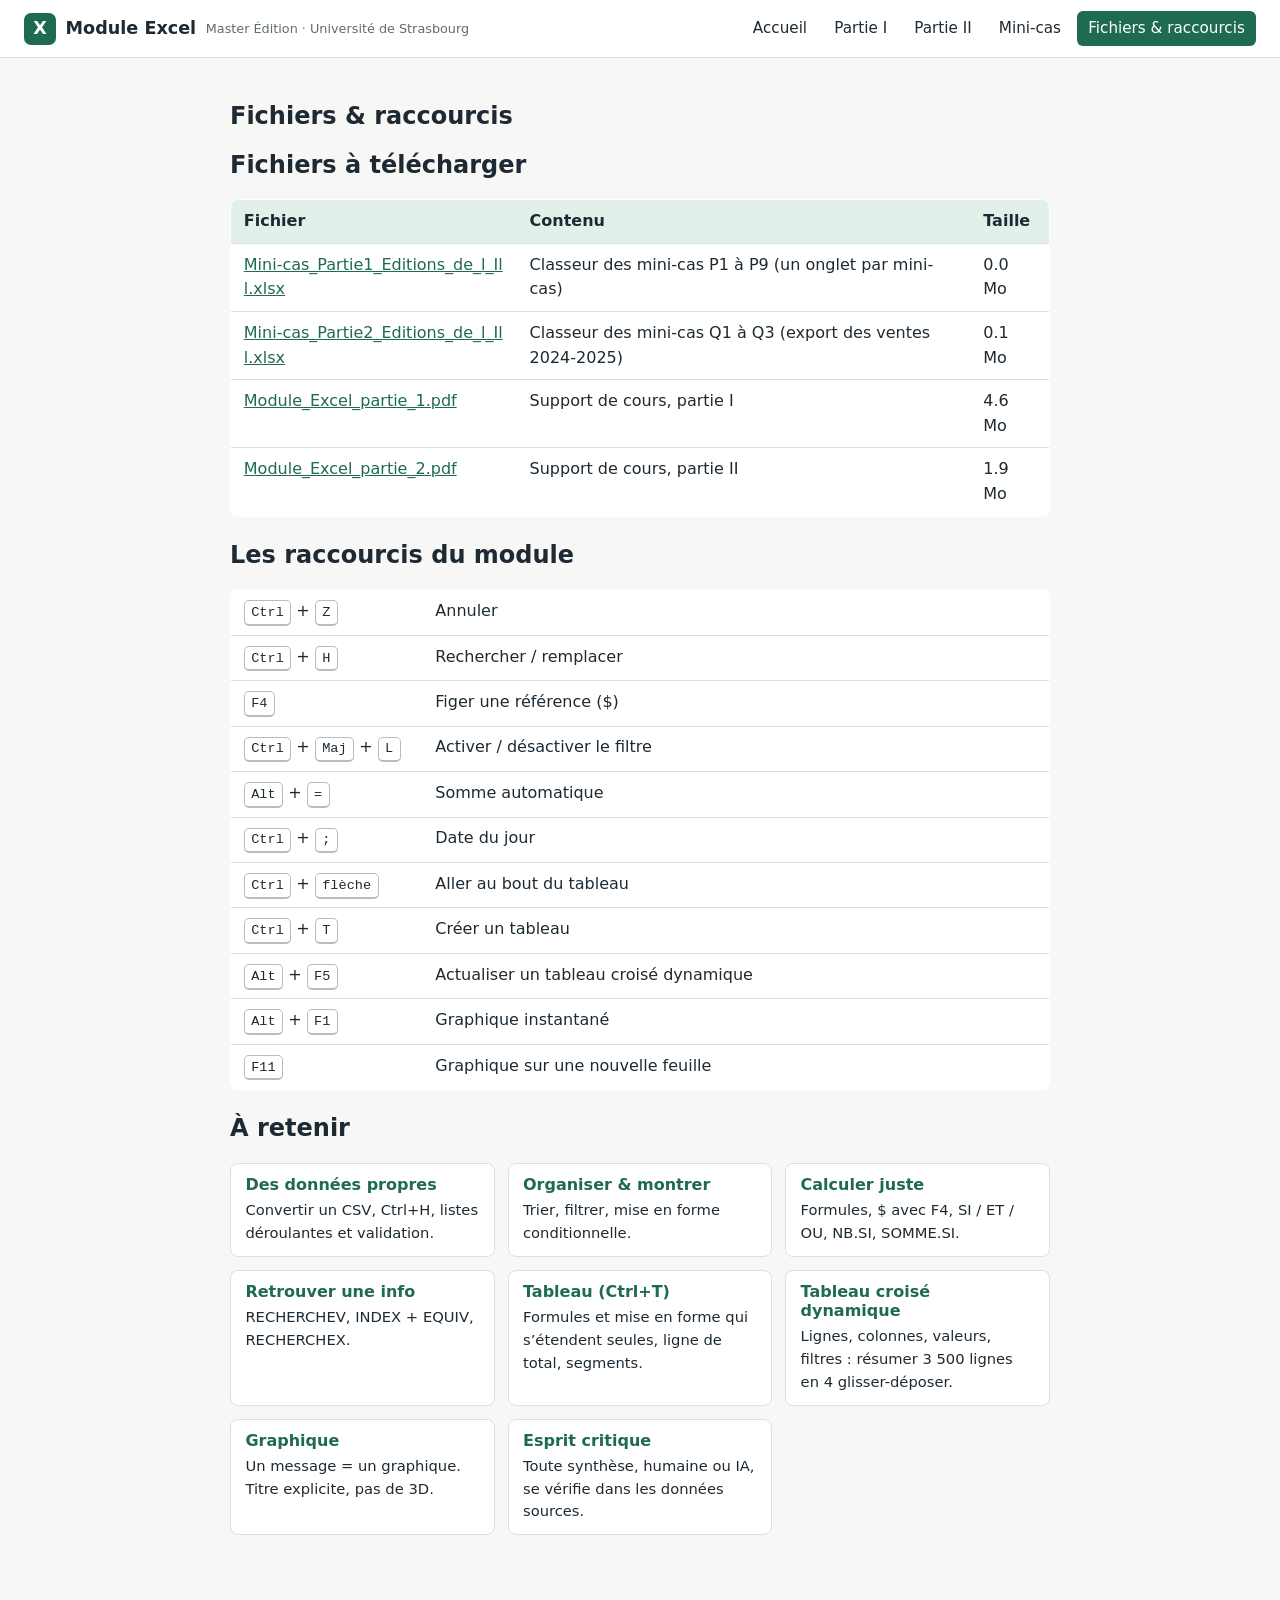
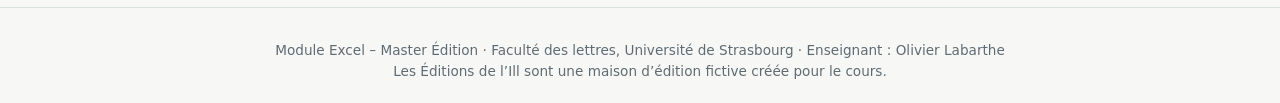
<file: ressources.html>
<!DOCTYPE html>
<html lang="fr">
<head>
<meta charset="utf-8">
<meta name="viewport" content="width=device-width, initial-scale=1">
<title>Fichiers &amp; raccourcis · Module Excel – Master Édition</title>
<link rel="icon" href="data:image/svg+xml,%3Csvg xmlns=%22http://www.w3.org/2000/svg%22 viewBox=%220 0 32 32%22%3E%3Crect width=%2232%22 height=%2232%22 rx=%227%22 fill=%22%231f6b4f%22/%3E%3Ctext x=%2216%22 y=%2223%22 font-size=%2220%22 font-family=%22Arial%22 font-weight=%22bold%22 fill=%22white%22 text-anchor=%22middle%22%3EX%3C/text%3E%3C/svg%3E">
<link rel="stylesheet" href="assets/style.css">
</head>
<body>
<header class="site">
  <a class="brand" href="index.html"><span class="logo">X</span> Module Excel <small>Master Édition · Université de Strasbourg</small></a>
  <nav><a href="index.html">Accueil</a><a href="partie-1.html">Partie I</a><a href="partie-2.html">Partie II</a><a href="mini-cas.html">Mini-cas</a><a href="ressources.html" aria-current="page">Fichiers & raccourcis</a></nav>
</header>
<main>

<section class="narrow">
<h1>Fichiers & raccourcis</h1>
<h2>Fichiers à télécharger</h2>
<table class="files"><thead><tr><th>Fichier</th><th>Contenu</th><th>Taille</th></tr></thead><tbody><tr><td><a href="fichiers/Mini-cas_Partie1_Editions_de_l_Ill.xlsx" download>Mini-cas_Partie1_Editions_de_l_Ill.xlsx</a></td><td>Classeur des mini-cas P1 à P9 (un onglet par mini-cas)</td><td>0.0 Mo</td></tr><tr><td><a href="fichiers/Mini-cas_Partie2_Editions_de_l_Ill.xlsx" download>Mini-cas_Partie2_Editions_de_l_Ill.xlsx</a></td><td>Classeur des mini-cas Q1 à Q3 (export des ventes 2024-2025)</td><td>0.1 Mo</td></tr><tr><td><a href="fichiers/Module_Excel_partie_1.pdf" download>Module_Excel_partie_1.pdf</a></td><td>Support de cours, partie I</td><td>4.6 Mo</td></tr><tr><td><a href="fichiers/Module_Excel_partie_2.pdf" download>Module_Excel_partie_2.pdf</a></td><td>Support de cours, partie II</td><td>1.9 Mo</td></tr></tbody></table>
<h2>Les raccourcis du module</h2>
<table class="keys"><tbody><tr><td><kbd>Ctrl</kbd> + <kbd>Z</kbd></td><td>Annuler</td></tr><tr><td><kbd>Ctrl</kbd> + <kbd>H</kbd></td><td>Rechercher / remplacer</td></tr><tr><td><kbd>F4</kbd></td><td>Figer une référence ($)</td></tr><tr><td><kbd>Ctrl</kbd> + <kbd>Maj</kbd> + <kbd>L</kbd></td><td>Activer / désactiver le filtre</td></tr><tr><td><kbd>Alt</kbd> + <kbd>=</kbd></td><td>Somme automatique</td></tr><tr><td><kbd>Ctrl</kbd> + <kbd>;</kbd></td><td>Date du jour</td></tr><tr><td><kbd>Ctrl</kbd> + <kbd>flèche</kbd></td><td>Aller au bout du tableau</td></tr><tr><td><kbd>Ctrl</kbd> + <kbd>T</kbd></td><td>Créer un tableau</td></tr><tr><td><kbd>Alt</kbd> + <kbd>F5</kbd></td><td>Actualiser un tableau croisé dynamique</td></tr><tr><td><kbd>Alt</kbd> + <kbd>F1</kbd></td><td>Graphique instantané</td></tr><tr><td><kbd>F11</kbd></td><td>Graphique sur une nouvelle feuille</td></tr></tbody></table>
<h2>À retenir</h2>
<div class="recap">
  <div><h3>Des données propres</h3><p>Convertir un CSV, Ctrl+H, listes déroulantes et validation.</p></div>
  <div><h3>Organiser & montrer</h3><p>Trier, filtrer, mise en forme conditionnelle.</p></div>
  <div><h3>Calculer juste</h3><p>Formules, $ avec F4, SI / ET / OU, NB.SI, SOMME.SI.</p></div>
  <div><h3>Retrouver une info</h3><p>RECHERCHEV, INDEX + EQUIV, RECHERCHEX.</p></div>
  <div><h3>Tableau (Ctrl+T)</h3><p>Formules et mise en forme qui s’étendent seules, ligne de total, segments.</p></div>
  <div><h3>Tableau croisé dynamique</h3><p>Lignes, colonnes, valeurs, filtres : résumer 3 500 lignes en 4 glisser-déposer.</p></div>
  <div><h3>Graphique</h3><p>Un message = un graphique. Titre explicite, pas de 3D.</p></div>
  <div><h3>Esprit critique</h3><p>Toute synthèse, humaine ou IA, se vérifie dans les données sources.</p></div>
</div>
</section>
</main>
<footer>Module Excel – Master Édition · Faculté des lettres, Université de Strasbourg · Enseignant : Olivier Labarthe<br>
Les Éditions de l’Ill sont une maison d’édition fictive créée pour le cours.</footer>
<script src="assets/viewer.js"></script>
</body>
</html>
</file>
<file: assets/style.css>
:root{--vert:#1f6b4f;--vert-clair:#e3efe9;--encre:#1d2a33;--orange:#e07a2f;--orange-clair:#fbe9dc;--fond:#f7f8f6;--gris:#5f6b73;--bord:#d9e2dd}
*{box-sizing:border-box}
html{scroll-behavior:smooth;scroll-padding-top:80px}
body{margin:0;font-family:system-ui,-apple-system,"Segoe UI",Roboto,Arial,sans-serif;color:var(--encre);background:var(--fond);line-height:1.55}
a{color:var(--vert)}
header.site{position:sticky;top:0;z-index:10;display:flex;flex-wrap:wrap;gap:.5rem 1.5rem;align-items:center;justify-content:space-between;padding:.7rem 1.5rem;background:#fff;border-bottom:1px solid var(--bord)}
.brand{display:flex;align-items:center;gap:.6rem;font-weight:700;text-decoration:none;color:var(--encre);font-size:1.1rem}
.brand small{font-weight:400;color:var(--gris);font-size:.8rem}
.logo{display:inline-grid;place-items:center;width:32px;height:32px;border-radius:7px;background:var(--vert);color:#fff;font-weight:800}
header nav{display:flex;flex-wrap:wrap;gap:.3rem}
header nav a{text-decoration:none;color:var(--encre);padding:.35rem .7rem;border-radius:6px;font-size:.95rem}
header nav a:hover{background:var(--vert-clair)}
header nav a[aria-current]{background:var(--vert);color:#fff}
main{max-width:1200px;margin:0 auto;padding:1.5rem}
footer{text-align:center;color:var(--gris);font-size:.85rem;padding:2rem 1rem;border-top:1px solid var(--bord);margin-top:3rem}
h1,h2,h3{line-height:1.2}
.narrow{max-width:820px;margin-left:auto;margin-right:auto}
.hero{display:grid;grid-template-columns:1.1fr 1fr;gap:2rem;align-items:center;padding:1.5rem 0 2rem}
.hero h1{font-size:2.6rem;margin:.2rem 0 1rem}
.hero img{width:100%;height:auto;border-radius:10px;box-shadow:0 6px 24px rgba(0,0,0,.12)}
.kicker{color:var(--vert);font-weight:600;margin:0}
.lead{font-size:1.08rem}
.cards{display:grid;grid-template-columns:repeat(auto-fit,minmax(260px,1fr));gap:1.2rem;margin:1rem 0 2.5rem}
.card{display:flex;flex-direction:column;background:#fff;border:1px solid var(--bord);border-radius:12px;padding:1rem;text-decoration:none;color:var(--encre);transition:transform .15s,box-shadow .15s}
.card:hover{transform:translateY(-3px);box-shadow:0 8px 22px rgba(0,0,0,.08)}
.card img{width:100%;height:auto;border-radius:6px;border:1px solid var(--bord)}
.card h2{margin:.8rem 0 .3rem;color:var(--vert)}
.card p{margin:0 0 .8rem;flex:1}
.card.accent h2{color:var(--orange)}
.more{font-weight:600;color:var(--vert)}
.card.accent .more{color:var(--orange)}
.badge{display:inline-block;background:var(--orange);color:#fff;border-radius:999px;padding:.05rem .6rem;font-size:.8rem;font-weight:600;white-space:nowrap;vertical-align:middle}
.note{background:var(--vert-clair);border-left:4px solid var(--vert);padding:.6rem .9rem;border-radius:4px}
.btn{display:inline-block;background:var(--vert);color:#fff;text-decoration:none;padding:.5rem .9rem;border-radius:7px;font-weight:600;font-size:.92rem}
.btn:hover{filter:brightness(1.1)}
.btn.ghost{background:#fff;color:var(--vert);border:1px solid var(--vert)}
/* Pages de cours */
.part-layout{display:grid;grid-template-columns:260px 1fr;gap:2rem;align-items:start}
.toc{position:sticky;top:80px;background:#fff;border:1px solid var(--bord);border-radius:12px;padding:1rem 1.2rem}
.toc h1{margin:0 0 .6rem;font-size:1.5rem;color:var(--vert)}
.toc ol{list-style:none;padding:0;margin:0 0 1rem}
.toc li a{display:block;padding:.35rem .5rem;border-radius:6px;text-decoration:none;color:var(--encre);font-size:.95rem}
.toc li a:hover,.toc li a.on{background:var(--vert-clair);color:var(--vert);font-weight:600}
.dl{display:flex;flex-direction:column;gap:.5rem}
.hint{color:var(--gris);font-size:.82rem;margin:.9rem 0 0}
.slides section{margin-bottom:2.5rem}
.slides h2{border-bottom:2px solid var(--vert);padding-bottom:.4rem;color:var(--vert)}
.slide{margin:0 0 1.6rem;background:#fff;border:1px solid var(--bord);border-radius:10px;overflow:hidden}
.slide img{display:block;width:100%;height:auto;cursor:zoom-in}
.slide figcaption{padding:.55rem .9rem;font-size:.95rem;border-top:1px solid var(--bord)}
.slide .num{display:inline-block;min-width:1.8rem;color:var(--gris);font-variant-numeric:tabular-nums}
.slide.minicas{border:2px solid var(--orange)}
.slide.minicas figcaption{background:var(--orange-clair)}
/* Mini-cas */
.cases-part{margin:2rem 0}
.cases-head{display:flex;flex-wrap:wrap;gap:1rem;align-items:center;justify-content:space-between;border-bottom:2px solid var(--vert);margin-bottom:1rem}
.cases-head h2{color:var(--vert);margin:.4rem 0}
.cases{display:grid;grid-template-columns:repeat(auto-fill,minmax(340px,1fr));gap:1.1rem}
.case{background:#fff;border:1px solid var(--bord);border-top:4px solid var(--orange);border-radius:10px;padding:1rem 1.2rem;display:flex;flex-direction:column}
.case header{display:flex;align-items:center;gap:.6rem}
.case h3{margin:0;flex:1;font-size:1.1rem}
.code{background:var(--encre);color:#fff;border-radius:6px;padding:.1rem .45rem;font-weight:700;font-size:.9rem}
.situation{background:var(--orange-clair);padding:.6rem .8rem;border-radius:6px;margin:.8rem 0 .4rem}
.onglet{font-size:.9rem;color:var(--gris);margin:.2rem 0}
.steps{padding-left:1.3rem;margin:.4rem 0}
.steps li{margin:.3rem 0}
.steps li::marker{color:var(--vert);font-weight:700}
.bonus{font-size:.92rem;border-left:3px solid var(--orange);padding-left:.6rem;color:#6b4a2f}
.see{margin-top:auto;padding-top:.5rem;font-weight:600;font-size:.92rem}
/* Ressources */
table{width:100%;border-collapse:collapse;background:#fff;border:1px solid var(--bord);border-radius:8px;overflow:hidden;margin-bottom:1.5rem}
th,td{text-align:left;padding:.55rem .8rem;border-bottom:1px solid var(--bord);vertical-align:top}
th{background:var(--vert-clair)}
td a{word-break:break-all}
kbd{display:inline-block;font-family:ui-monospace,Consolas,monospace;font-size:.85rem;background:#fff;border:1px solid #bbb;border-bottom-width:2px;border-radius:5px;padding:.05rem .4rem}
.keys td:first-child{white-space:nowrap;width:12rem}
.recap{display:grid;grid-template-columns:repeat(auto-fit,minmax(220px,1fr));gap:.8rem}
.recap div{background:#fff;border:1px solid var(--bord);border-radius:8px;padding:.7rem .9rem}
.recap h3{margin:0 0 .3rem;font-size:1rem;color:var(--vert)}
.recap p{margin:0;font-size:.92rem}
/* Visionneuse */
.lightbox{position:fixed;inset:0;background:rgba(15,22,27,.93);display:none;align-items:center;justify-content:center;z-index:50}
.lightbox.open{display:flex}
.lightbox img{max-width:94vw;max-height:86vh;border-radius:6px;background:#fff}
.lightbox button{position:absolute;background:rgba(255,255,255,.15);color:#fff;border:0;font-size:1.8rem;width:52px;height:52px;border-radius:50%;cursor:pointer}
.lightbox button:hover{background:rgba(255,255,255,.3)}
.lb-prev{left:2vw}.lb-next{right:2vw}.lb-close{top:2vh;right:2vw}
.lb-count{position:absolute;bottom:2.5vh;color:#ddd;font-size:.9rem}
@media (max-width:860px){
  .hero{grid-template-columns:1fr}
  .hero h1{font-size:2rem}
  .part-layout{grid-template-columns:1fr}
  .toc{position:static}
  .cases{grid-template-columns:1fr}
  main{padding:1rem}
  .brand small{display:none}
}
</file>
